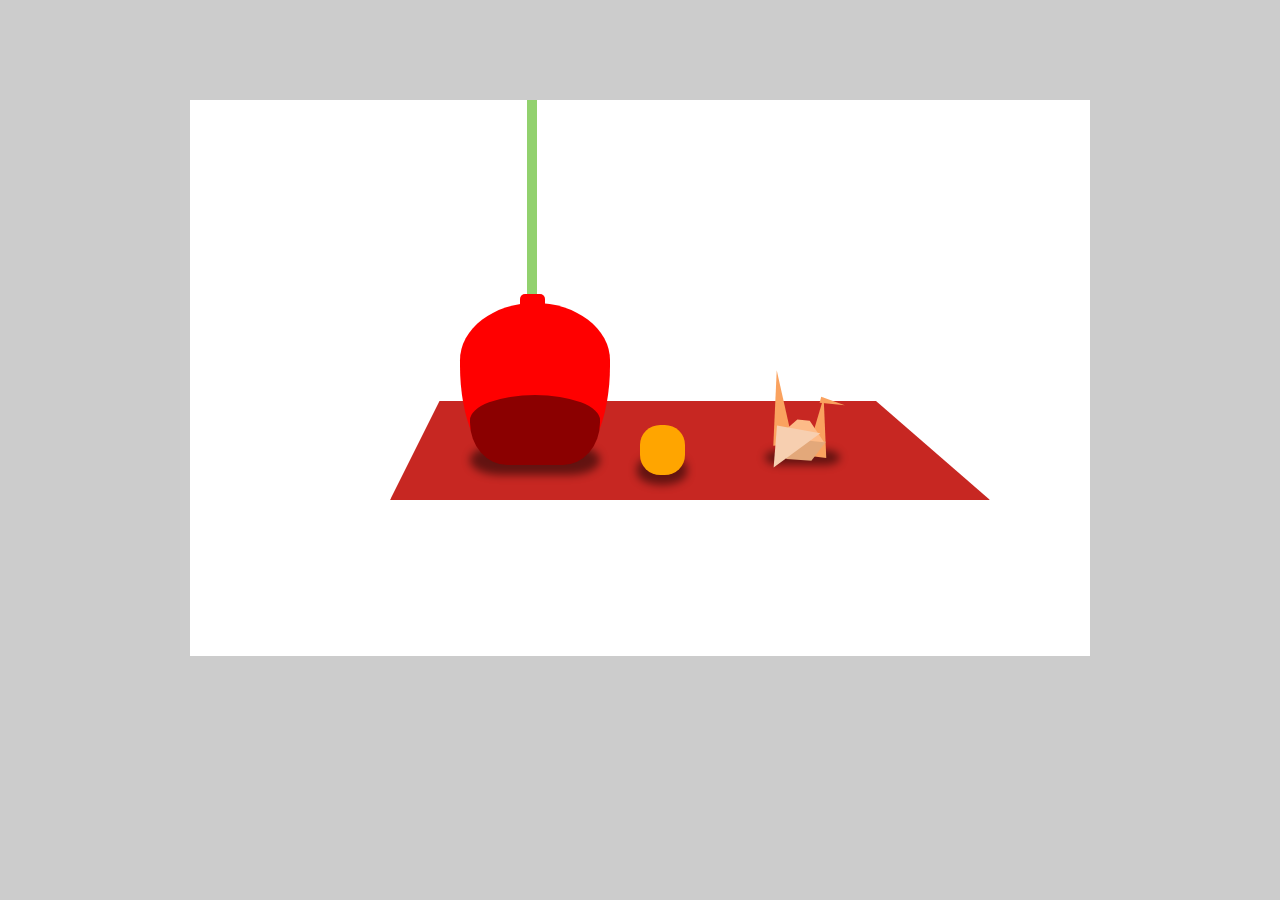
<file: Ex1/index.html>
<!DOCTYPE html>
<html>

<head>
	<title>CSS Still Life</title>
	<meta charset="utf-8" />
	<link rel="stylesheet" href="assets/css/main.css" type="text/css" />
</head>

<body>
    <div class="stage">
    	<div id="vaselid"></div>
    	<div id="vasebtm"></div>
    	<div id="vase"></div>
    	<div id="egg"></div>
    	<div id="desk"></div>
    	<div id="root"></div>
    	<div id="vaseshadow"></div>
    	<div id="head"></div>
    	<div id="neck"></div>
    	<div id="bodytop"></div>
    	<div id="wing"></div>
    	<div id="bodybtm"></div>
    	<div id="tail"></div>
    	<div id="eggshadow"></div>
    	<div id="origamishadow"></div>
    </div>
</body>

</html>
</file>
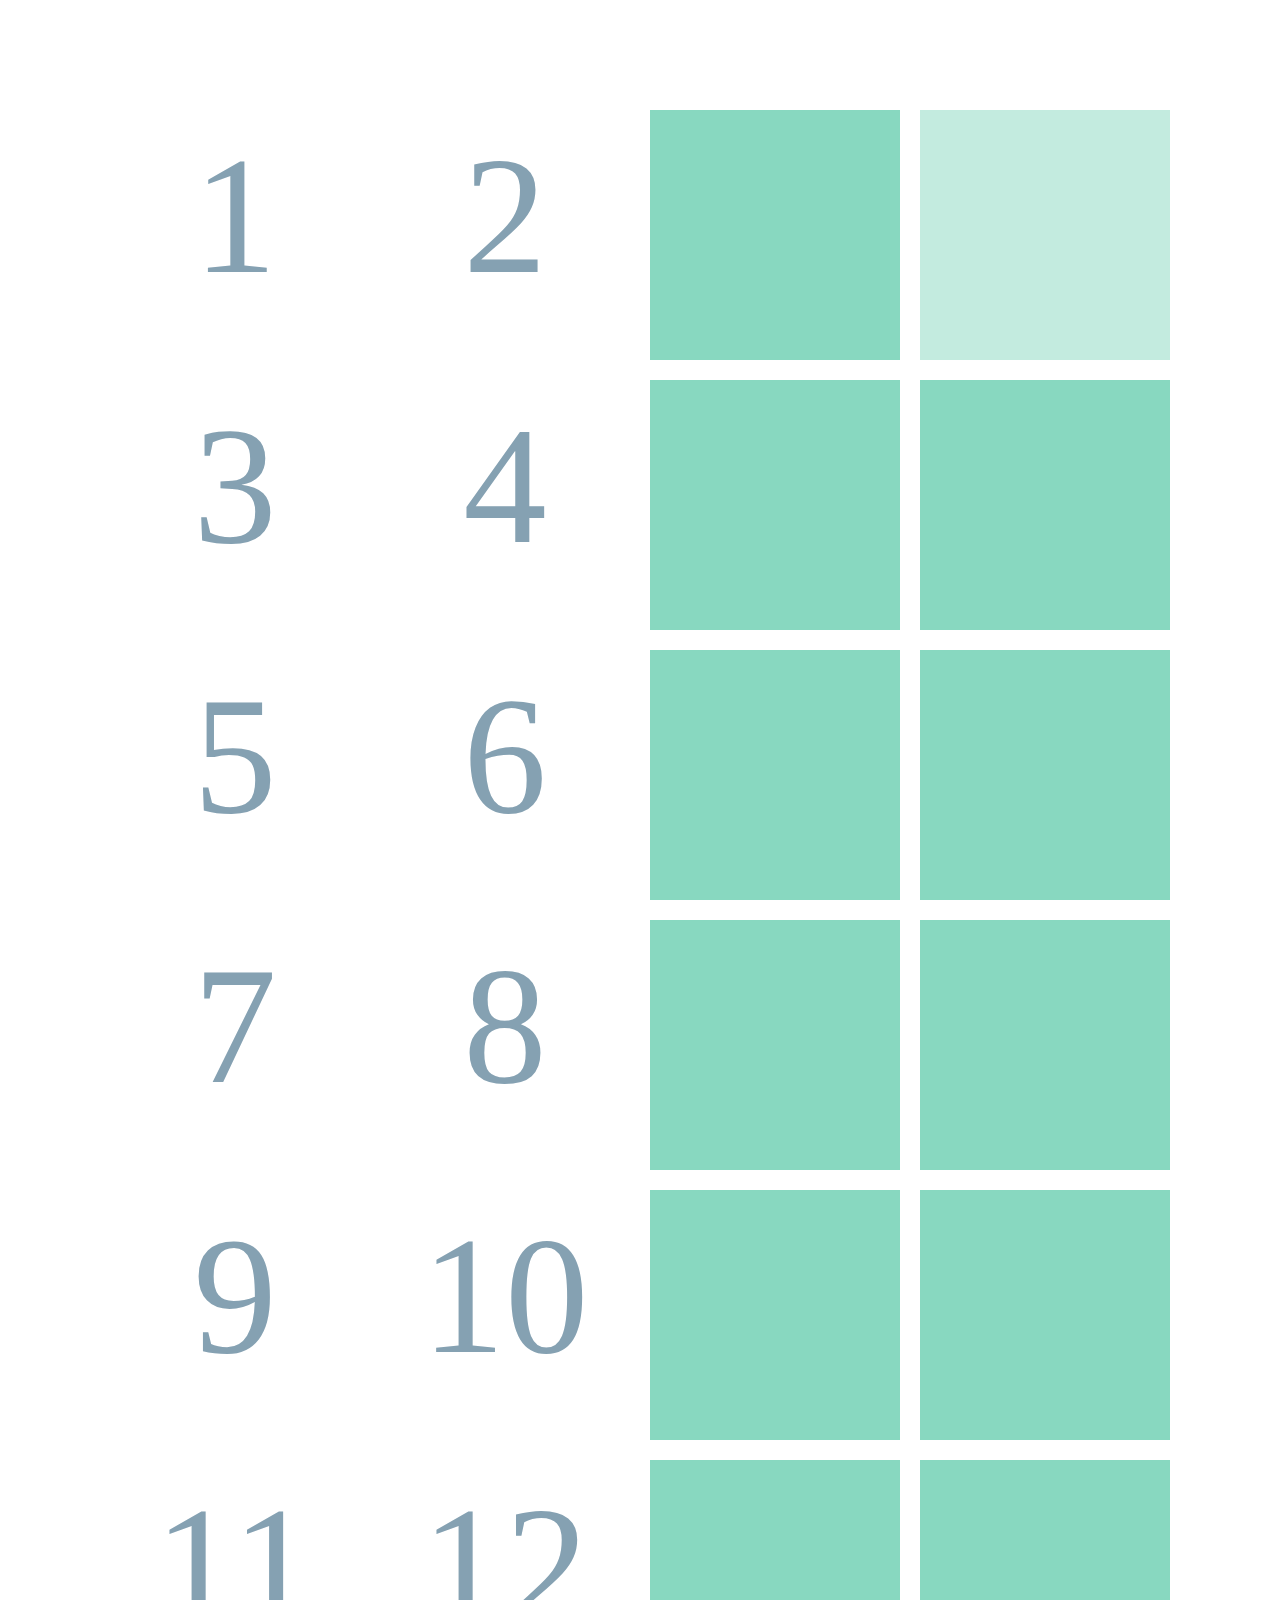
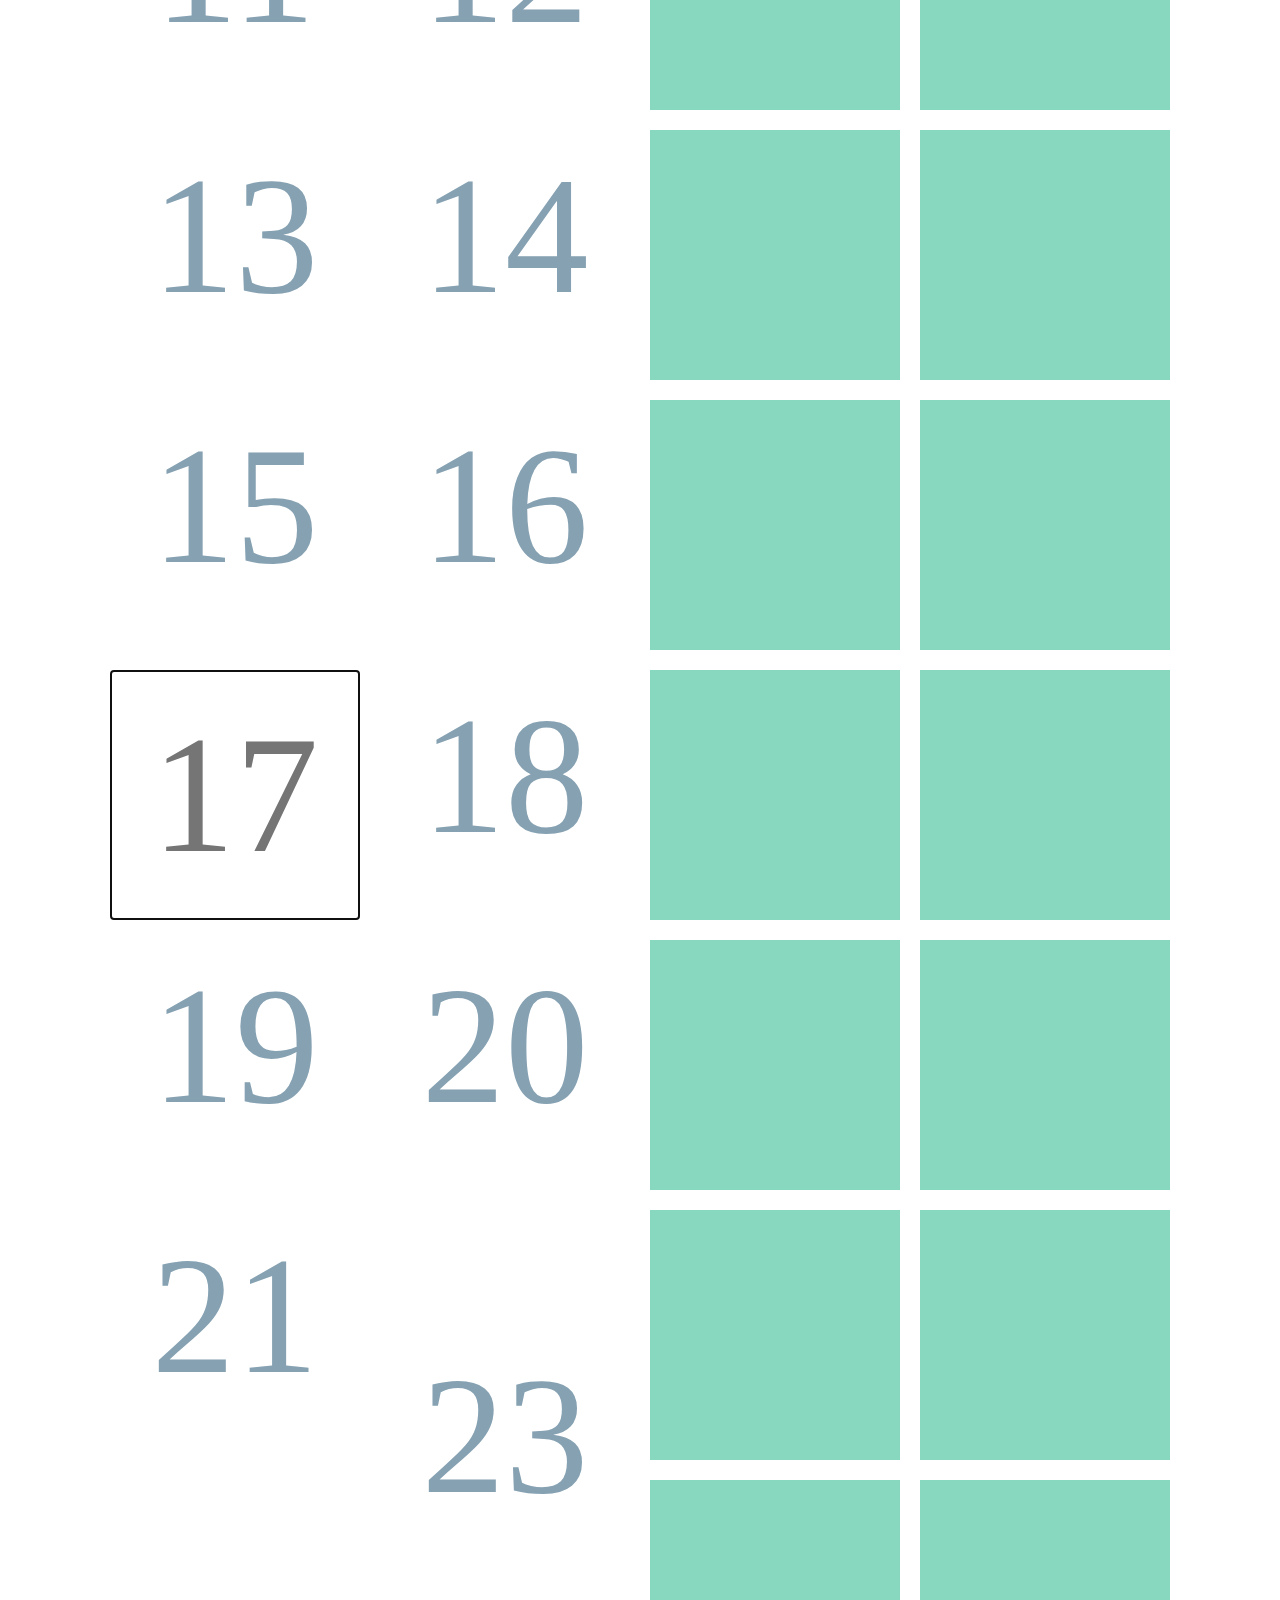
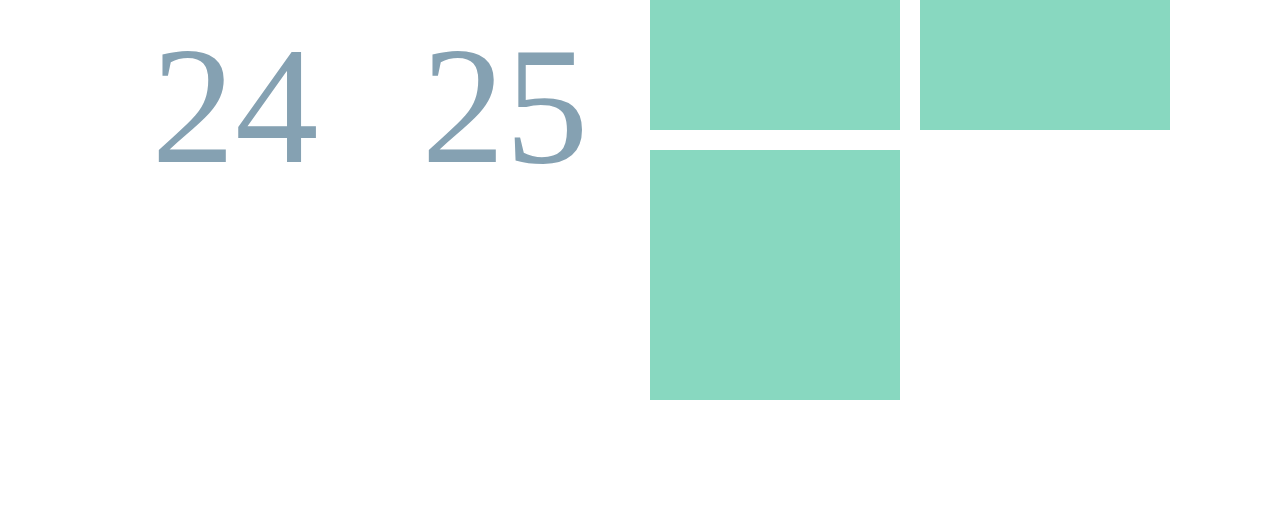
<file: Ex2/index.html>
<!DOCTYPE html>
<html>

<head>
    <title>50 Results Charrette</title>
    <meta charset="utf-8" />
    <!-- sets up iframes appearance -->
    <link rel="stylesheet" href="shared_assets/main.css" type="text/css" />
</head>

<body>
    <div id="container">
        <div id="person-1">
            <!-- iframe links to person 1's files -->
            <iframe src="person_1/index.html"></iframe>
        </div>

        <div id="person-2">
            <!-- iframe links to person 1's files -->
            <iframe src="person_2/index.html"></iframe>
        </div>
    </div>
</body>
</html>
</file>
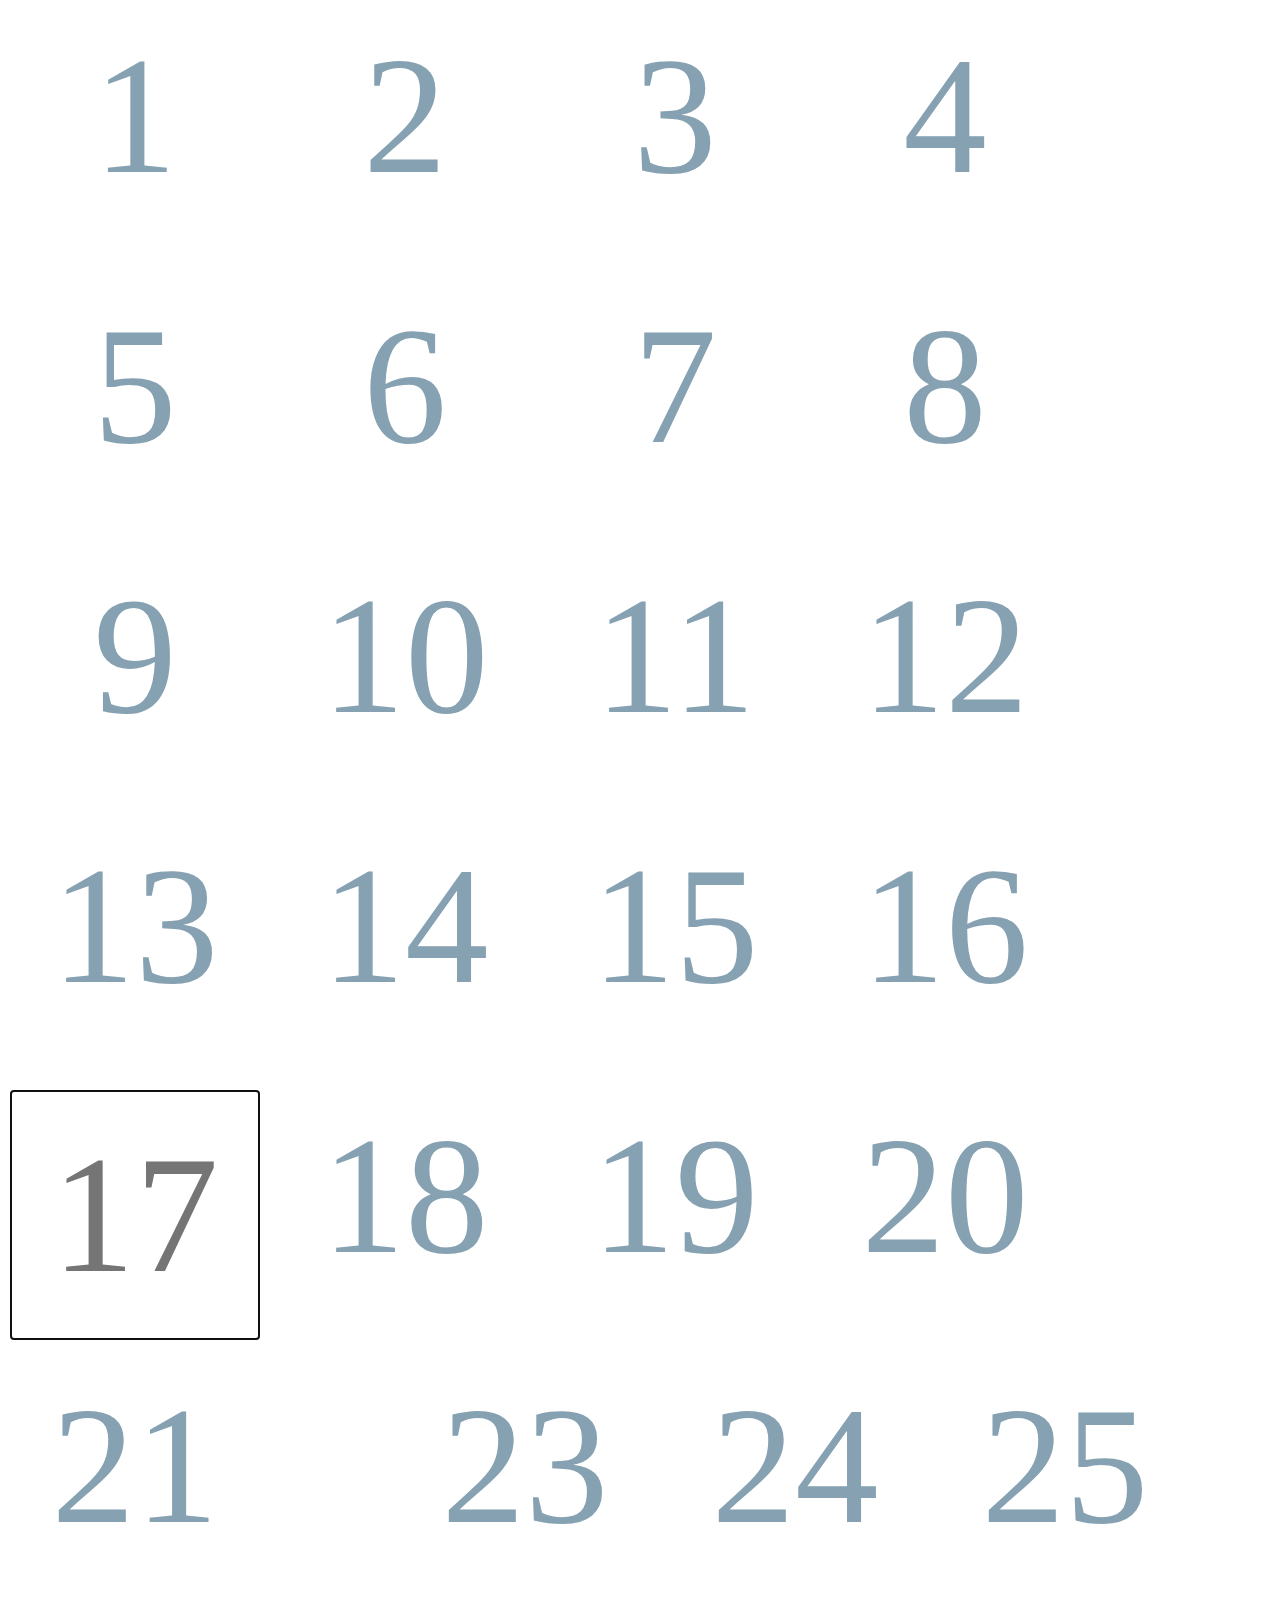
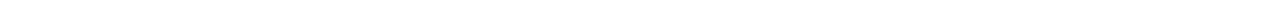
<file: Ex2/person_1/index.html>
<!DOCTYPE html>
<html>

<head>
    <title>50 Results Charrette</title>
    <meta charset="utf-8" />
    <link rel="stylesheet" href="assets/main.css" type="text/css" />

    <!-- jquery -->
    <script src="https://code.jquery.com/jquery-1.10.2.js"></script>
    <script src="assets/script.js"></script>

</head>

<body>
  <div class="container">
    <!-- item 1 -->
    <div class="item" id="button-1">
    1
    </div>

    <!-- item 2 -->
    <div class="item" id="button-2">
    2
    </div>

    <!-- item 3 -->
    <div class="item" id="button-3">
    3
    </div>

    <!-- item 4 -->
    <div class="item" id="button-4">
    4
    </div>

    <!-- item 5 -->
    <div class="item" id="button-5">
    5
    </div>

    <!-- item 6 -->
    <div class="item" id="button-6">
    6
    </div>


    <div class="item" id="button-7">
    7
    </div>

    <!-- item 2 -->
    <div class="item" id="button-8">
   8
    </div>

    <!-- item 3 -->
    <div class="item" id="button-9">
   9
    </div>

    <!-- item 4 -->
    <div class="item" id="button-10">
    10
    </div>

    <!-- item 5 -->
    <div class="item" id="button-11">
   11
    </div>

    <!-- item 6 -->
    <div class="item" id="button-12">
   12
    </div>

        <div class="item" id="button-13">
   13
    </div>

    <!-- item 2 -->
    <div class="item" id="button-14">
    14
    </div>

    <!-- item 3 -->
    <div class="item" id="button-15">
    15
    </div>

    <!-- item 4 -->
    <div class="item" id="button-16">
    16
    </div>

    <!-- item 5 -->

    <input class="item" id="button-17" autofocus placeholder="17">
    <!-- item 6 -->
    <div class="item" id="button-18">
    18
    </div>

    <div class="item" id="button-19">
    19
    </div>

    <!-- item 2 -->
    <div class="item" id="button-20">
   20
    </div>

    <!-- item 3 -->
    <div class="item" id="button-21">
        21
    </div>

    <!-- item 4 -->
    <div class="item" id="button-22">
</div>

    <!-- item 5 -->
    <div class="item" id="button-23">
    23
    </div>

    <!-- item 6 -->
    <div class="item" id="button-24">
    24
    </div>

    <div class="item" id="button-25">
    25
    </div>


  </div>
</body>
</html>
</file>
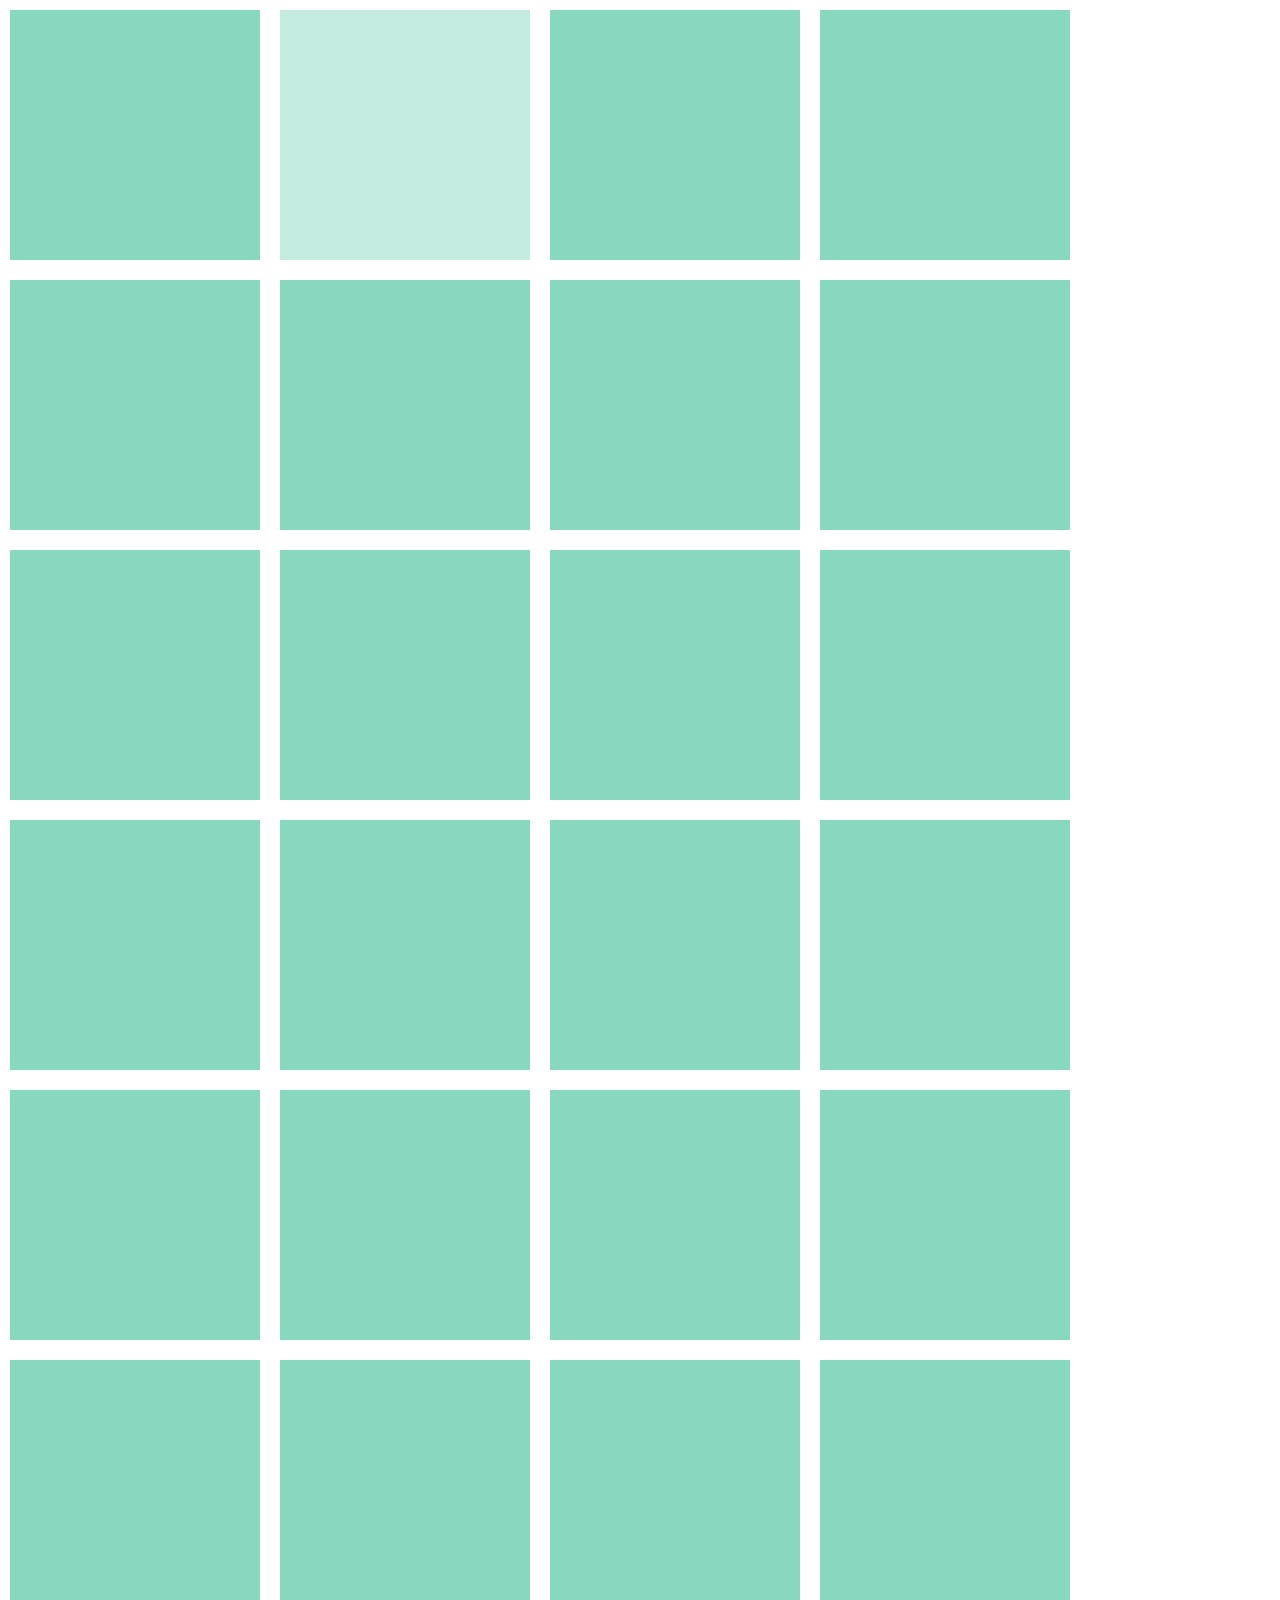
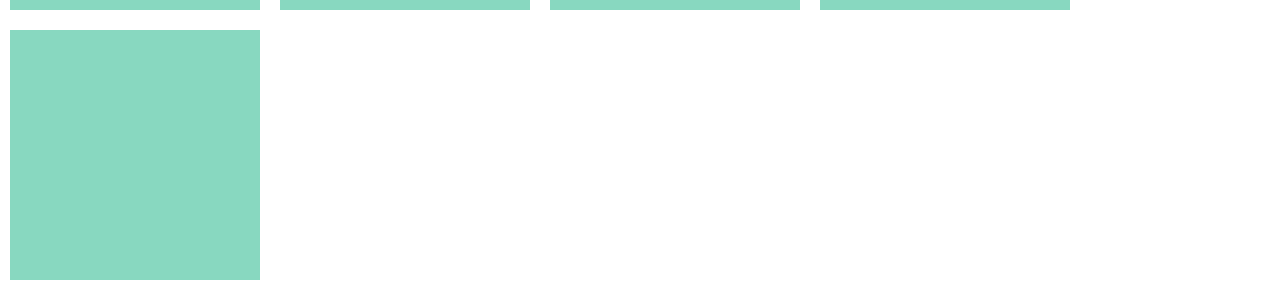
<file: Ex2/person_2/index.html>
<!DOCTYPE html>
<html>

<head>
    <title>50 Results Charrette</title>
    <meta charset="utf-8" />
    <link rel="stylesheet" href="assets/main.css" type="text/css" />

    <!-- jquery -->
    <script src="https://code.jquery.com/jquery-1.10.2.js"></script>
    <script src="assets/script.js"></script>

</head>

<body>
  <div class="container">
    <!-- item 1 -->
    <div class="item" id="button-1">
    </div>
    <!-- item 2 -->
    <div class="item" id="button-2">
    </div>
    <!-- item 3 -->
    <div class="item" id="button-3">
    </div>
    <!-- item 4 -->
    <div class="item" id="button-4">
    </div>
    <!-- item 5 -->
    <div class="item" id="button-5">
    </div>
    <!-- item 6 -->
    <div class="item" id="button-6">
    </div>
    <div class="item" id="button-7">
    </div>
    <div class="item" id="button-8">
    </div>
    <div class="item" id="button-9">
    </div>
    <div class="item" id="button-10">
    </div>
    <div class="item" id="button-11">
    </div>
    <div class="item" id="button-12">
    </div>
    <div class="item" id="button-13">
    </div>
    <div class="item" id="button-14">
    </div>
    <div class="item" id="button-15">
    </div>
    <div class="item" id="button-16">
    </div>
    <div class="item" id="button-17">
    </div>
    <div class="item" id="button-18">
    </div>
    <div class="item" id="button-19">
    </div>
    <div class="item" id="button-20">
    </div>
    <div class="item" id="button-21">
    </div>
    <div class="item" id="button-22">
    </div>
    <div class="item" id="button-23">
    </div>
    <div class="item" id="button-24">
    </div>
    <div class="item" id="button-25">
    </div>
  </div>
</body>
</html>
</file>
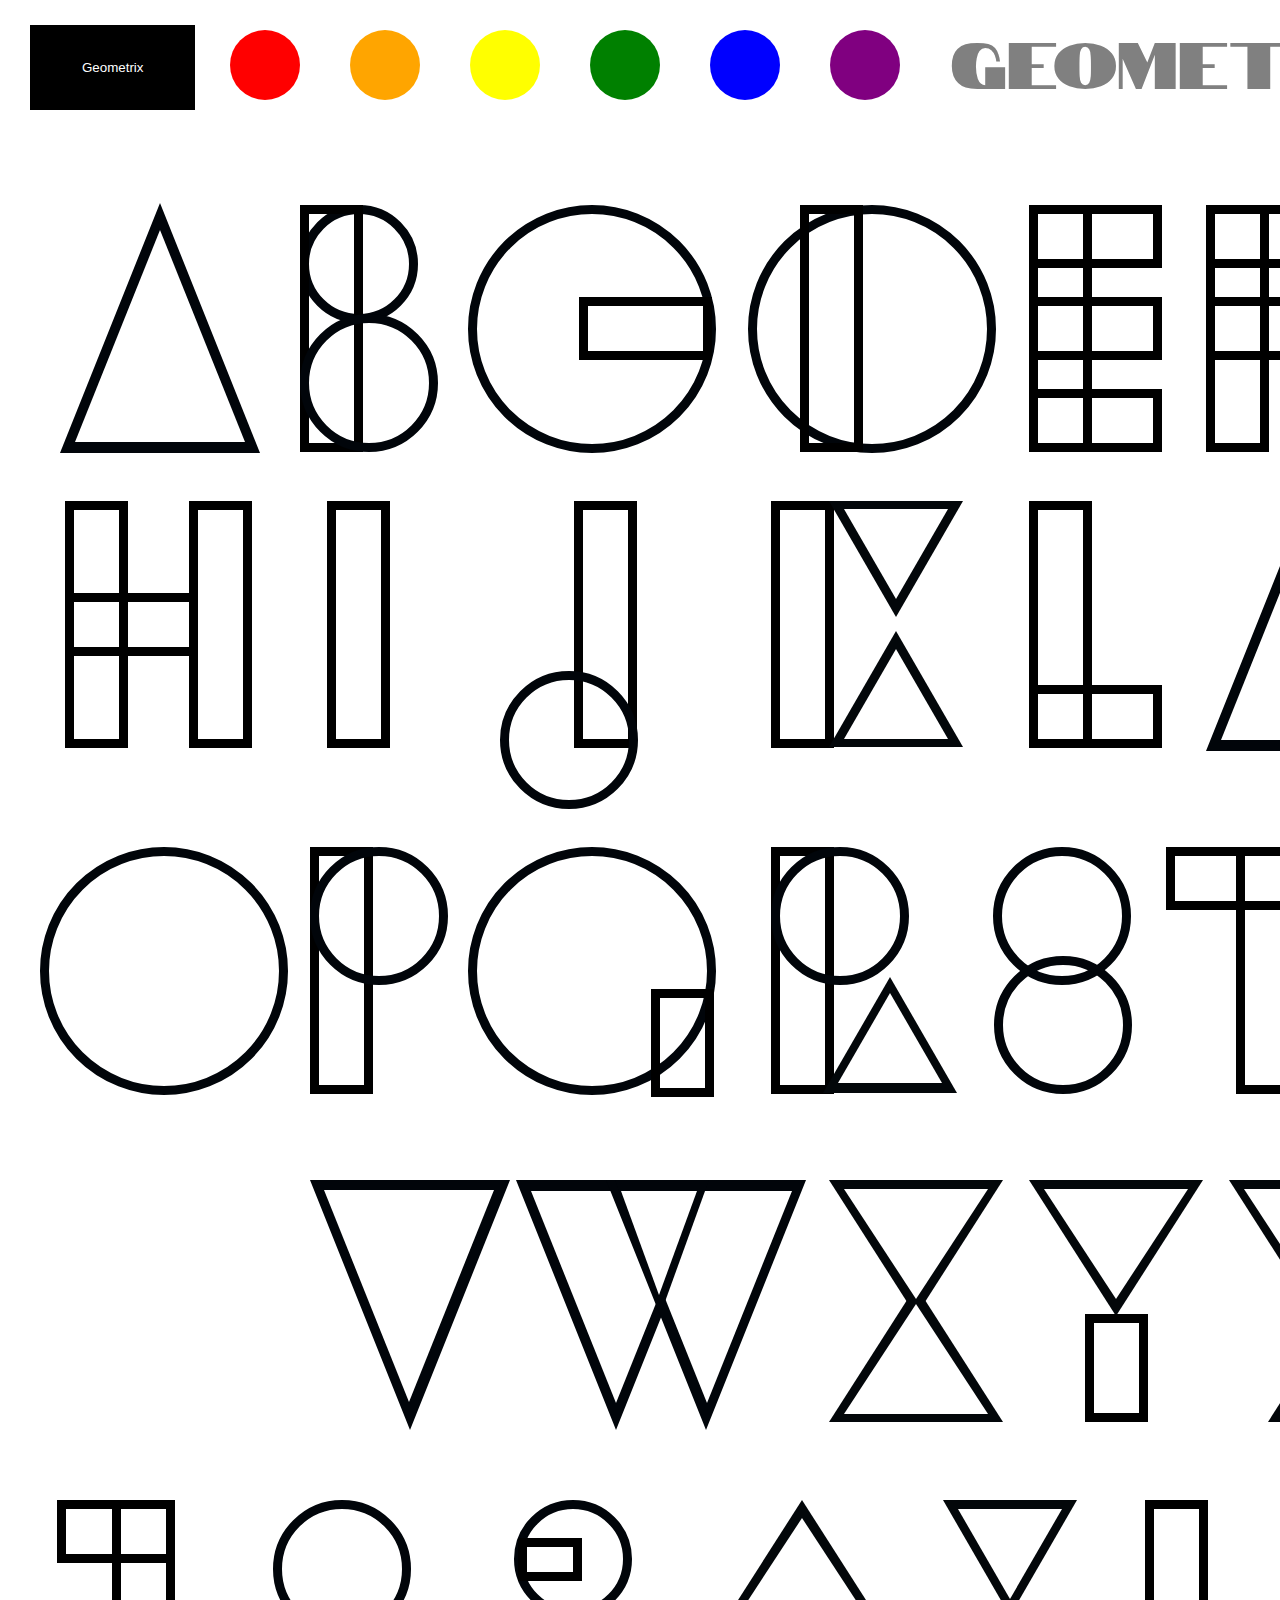
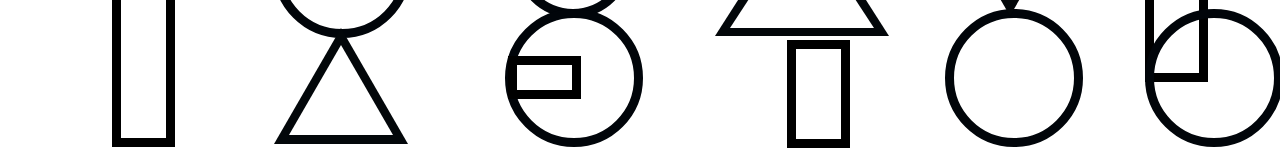
<file: P1/1/index.html>
<!DOCTYPE html>
<html>

<head>
    <title>Geometrix</title>
    <link rel="stylesheet" href="assets/css/main.css" type="text/css"/>
    <link href="https://fonts.googleapis.com/css?family=Notable" rel="stylesheet">
</head>

<body>
  <div>
      <button type="button" id="button">Geometrix</button>
      <div id="Red"></div>
      <div id="Orange"></div>
      <div id="Yellow"></div>
      <div id="Green"></div>
      <div id="Blue"></div>
      <div id="Purple"></div>
      <div id="Text">GEOMETRIX</div>      
      <div id="A1"></div>
      <div id="A2" class="triangle-bottom"></div>
      <div id="B1" class="circle"></div>
      <div id="B2" class="rectangle"></div>
      <div id="B3" class="circle"></div>
      <div id="C1" class="circle"></div>
      <div id="C2" class="rectangle"></div>
      <div id="D1" class="circle"></div>
      <div id="D2" class="rectangle"></div>
      <div id="E1" class="rectangle"></div>
      <div id="E2" class="rectangle"></div>
      <div id="E3" class="rectangle"></div>
      <div id="E4" class="rectangle"></div>
      <div id="F1" class="rectangle"></div>
      <div id="F2" class="rectangle"></div>
      <div id="F3" class="rectangle"></div>
      <div id="G1" class="circle"></div>
      <div id="G2" class="rectangle"></div>
      <div id="G3" class="rectangle"></div>
      <div id="H1" class="rectangle"></div>
      <div id="H2" class="rectangle"></div>
      <div id="H3" class="rectangle"></div>
      <div id="I1" class="rectangle"></div>
      <div id="J1" class="rectangle"></div>
      <div id="J2" class="circle"></div>
      <div id="K1" class="rectangle"></div>
      <div id="K2"></div> 
      <div id="K3" class="triangle-top"></div>
      <div id="K4"></div> 
      <div id="K5" class="triangle-bottom"></div> 
      <div id="L1" class="rectangle"></div>
      <div id="L2" class="rectangle"></div>
      <div id="M1"></div> 
      <div id="M2" class="triangle-bottom"></div>
      <div id="M3"></div> 
      <div id="M4" class="triangle-bottom"></div>
      <div id="M5"></div> 
      <div id="M6" class="triangle-bottom"></div>
      <div id="N1"></div> 
      <div id="N2" class="triangle-bottom"></div>
      <div id="N3"></div> 
      <div id="N4" class="triangle-top"></div>
      <div id="O1" class="circle"></div>
      <div id="P1" class="rectangle"></div>
      <div id="P2" class="circle"></div>
      <div id="Q1" class="circle"></div>
      <div id="Q2" class="rectangle"></div>
      <div id="S1" class="circle"></div>
      <div id="S2" class="circle"></div>
      <div id="R1" class="rectangle"></div>
      <div id="R2" class="circle"></div> 
      <div id="R3"></div>
      <div id="R4" class="triangle-bottom"></div> 
      <div id="T1" class="rectangle"></div>
      <div id="T2" class="rectangle"></div>
      <div id="T3" class="rectangle"></div>
      <div id="U1" class="rectangle"></div>
      <div id="U2" class="rectangle"></div>
      <div id="U3" class="circle"></div>
      <div id="V1"></div> 
      <div id="V2" class="triangle-top"></div>
      <div id="W1"></div> 
      <div id="W2" class="triangle-top"></div>
      <div id="W3"></div> 
      <div id="W4" class="triangle-top"></div>
      <div id="W5"></div> 
      <div id="W6" class="triangle-top"></div>
      <div id="X1"></div> 
      <div id="X2" class="triangle-top"></div>
      <div id="X3"></div> 
      <div id="X4" class="triangle-bottom"></div>
      <div id="Y1"></div> 
      <div id="Y2" class="triangle-top"></div>
      <div id="Y3" class="rectangle"></div>
      <div id="Z1"></div> 
      <div id="Z2" class="triangle-top"></div>
      <div id="Z3"></div> 
      <div id="Z4" class="triangle-bottom"></div>
      <div id="One1" class="rectangle"></div>
      <div id="One2" class="rectangle"></div>
      <div id="Two1" class="circle"></div>
      <div id="Two2"></div>
      <div id="Two3" class="triangle-bottom"></div>
      <div id="Three1" class="circle"></div>
      <div id="Three2" class="circle"></div>
      <div id="Three3" class="rectangle"></div>
      <div id="Three4" class="rectangle"></div>
      <div id="Four1"></div> 
      <div id="Four2" class="triangle-bottom"></div>
      <div id="Four3" class="rectangle"></div>
      <div id="Five1" class="circle"></div>
      <div id="Five2"></div>
      <div id="Five3" class="triangle-top"></div>
      <div id="Six1" class="rectangle"></div>
      <div id="Six2" class="circle"></div>
      <div id="Seven1" class="rectangle"></div>
      <div id="Seven2" class="rectangle"></div>
      <div id="Eight1" class="circle"></div>
      <div id="Eight2" class="circle"></div>
      <div id="Nine1" class="rectangle"></div>
      <div id="Nine2" class="circle"></div>
      <div id="Zero1" class="circle"></div>
      <div id="Zero2" class="circle"></div>

  </div>
 
</body>
<script src="assets/js/jquery-3.3.1.min.js"></script>
<script src="assets/js/script.js"></script>

</html>
</file>
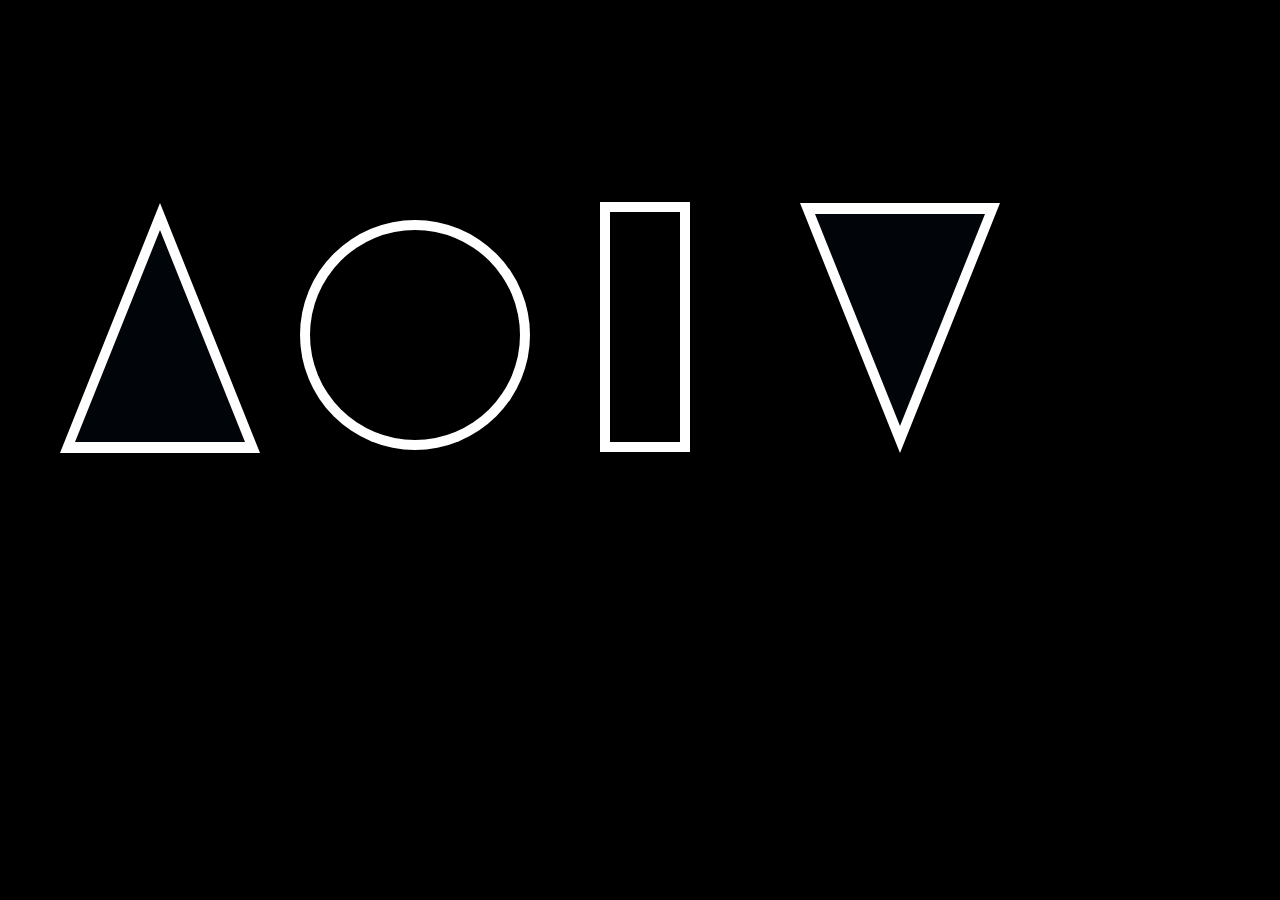
<file: P1/Sk1/index.html>
<!DOCTYPE html>
<html>

<head>
    <title>Sketch Coding 1</title>
    <link rel="stylesheet" href="assets/css/main.css" type="text/css" />
</head>

<body>
  <div>
      <div id="A"></div>
      <div id="AI"></div>
      <div id="O"></div>
      <div id="OI"></div>
      <div id="I"></div>
      <div id="II"></div>
      <div id="V"></div>
      <div id="VI"></div>

  </div>
 
</body>
</html>
</file>
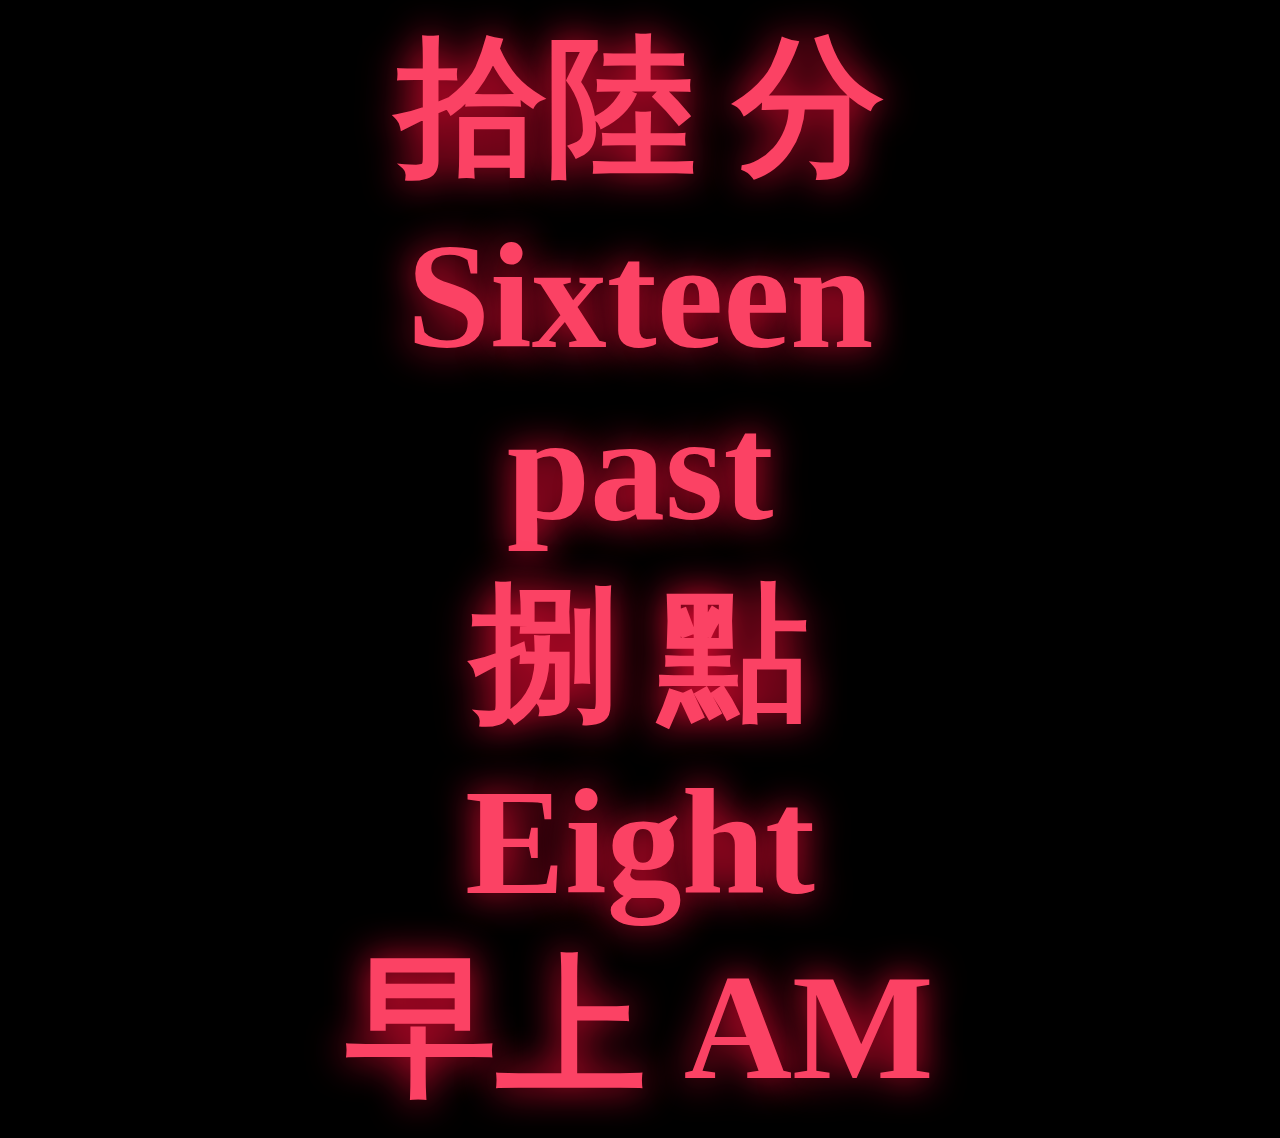
<file: Ex3/wordclock.html>
<html>
<head>
<title>文字時鐘 Word Clock</title>

<script language="Javascript">
<!--
function timedRefresh(timeoutPeriod) {
setTimeout("location.reload(true);",timeoutPeriod); //auto refresh every 5 second
}
function number(x) { 
if (x==1) return "壹 點<br>One"; if (x==2) return "貳 點<br>Two"; if (x==3) return "叁 點<br>Three"; 
if (x==4) return "肆 點<br>Four"; if (x==5) return "伍 點<br>Five"; if (x==6) return "陸 點<br>Six"; 
if (x==7) return "柒 點<br>Seven"; if (x==8) return "捌 點<br>Eight"; if (x==9) return "玖 點<br>Nine"; 
if (x==10) return "拾 點<br>Ten"; if (x==11) return "拾壹 點<br>Eleven"; if (x==12) return "拾貳 點<br>12"; 
return x; //default 
} 
function ttime(h,m) {
h = number(h)
if (m<=1 || m>59) return h+" o'clock";
if (m<=1) return "壹 分<br>One" + "<br>" +y +h;
if (m<=2) return "貳 分<br>Two" + "<br>" +y +h;
if (m<=3) return "叁 分<br>Three" + "<br>" +y +h;
if (m<=4) return "肆 分<br>Four" + "<br>" +y +h;
if (m<=5) return "伍 分<br>Five" + "<br>" +y +h;
if (m<=6) return "陸 分<br>Six" + "<br>" +y +h;
if (m<=7) return "柒 分<br>Seven" + "<br>" +y +h;
if (m<=8) return "捌 分<br>Eight" + "<br>" +y +h;
if (m<=9) return "玖 分<br>Nine" + "<br>" +y +h;

if (m<=10) return "拾 分<br>Ten" + "<br>" +y +h;
if (m<=11) return "拾壹 分<br>Eleven" + "<br>" +y +h;
if (m<=12) return "拾貳 分<br>Twelve" + "<br>" +y +h;
if (m<=13) return "拾叁 分<br>Thirteen" + "<br>" +y +h;
if (m<=14) return "拾肆 分<br>Fourteen" + "<br>" +y +h;
if (m<=15) return "壹刻<br>Quarter" + "<br>" +y +h;
if (m<=16) return "拾陸 分<br>Sixteen" + "<br>" +y +h;
if (m<=17) return "拾柒 分<br>Seventeen" + "<br>" +y +h;
if (m<=18) return "拾捌 分<br>Eighteen" + "<br>" +y +h;
if (m<=19) return "拾玖 分<br>Nineteen" + "<br>" +y +h;

if (m<=20) return "貳拾 分<br>Twenty" + "<br>" +y +h; 
if (m<=21) return "貳拾壹 分<br>Twenty One" + "<br>" +y +h; 
if (m<=22) return "貳拾貳 分<br>Twenty Two" + "<br>" +y +h; 
if (m<=23) return "貳拾叁 分<br>Twenty Three" + "<br>" +y +h; 
if (m<=24) return "貳拾肆 分<br>Twenty Four" + "<br>" +y +h; 
if (m<=25) return "貳拾伍 分<br>Twenty Five" + "<br>" +y +h; 
if (m<=26) return "貳拾陸 分<br>Twenty Six" + "<br>" +y +h; 
if (m<=27) return "貳拾柒 分<br>Twenty Seven" + "<br>" +y +h; 
if (m<=28) return "貳拾捌 分<br>Twenty Eight" + "<br>" +y +h; 
if (m<=29) return "貳拾玖 分<br>Twenty Nine" + "<br>" +y +h; 

if (m<=30) return "半 Half"+ "<br>" +y +h;
if (m<=31) return "叁拾壹 分<br>Thirty One"+ "<br>" +y +h;
if (m<=32) return "叁拾貳 分<br>Thirty Two"+ "<br>" +y +h;
if (m<=33) return "叁拾参 分<br>Thirty Three"+ "<br>" +y +h;
if (m<=34) return "叁拾肆 分<br>Thirty Four"+ "<br>" +y +h;
if (m<=35) return "叁拾伍 分<br>Thirty Five"+ "<br>" +y +h;
if (m<=36) return "叁拾陸 分<br>Thirty Six"+ "<br>" +y +h;
if (m<=37) return "叁拾柒 分<br>Thirty Seven"+ "<br>" +y +h;
if (m<=38) return "叁拾捌 分<br>Thirty Eight"+ "<br>" +y +h;
if (m<=39) return "叁拾玖 分<br>Thirty Nine"+ "<br>" +y +h;

if (m<=40) return "肆拾 分<br>Fourty" + "<br>" +y +h;
if (m<=41) return "肆拾壹 分<br>Fourty One" + "<br>" +y +h;
if (m<=42) return "肆拾貳 分<br>Fourty Two" + "<br>" +y +h;
if (m<=43) return "肆拾叁 分<br>Fourty Three" + "<br>" +y +h;
if (m<=44) return "肆拾肆 分<br>Fourty Four" + "<br>" +y +h;
if (m<=45) return "肆拾伍 分<br>Fourty Five" + "<br>" +y +h;
if (m<=46) return "肆拾陸 分<br>Fourty Six" + "<br>" +y +h;
if (m<=47) return "肆拾柒 分<br>Fourty Seven" + "<br>" +y +h;
if (m<=48) return "肆拾捌 分<br>Fourty Eight" + "<br>" +y +h;
if (m<=49) return "肆拾玖 分<br>Fourty Nine" + "<br>" +y +h;

if (m<=50) return "伍拾 分<br>Fifty" + "<br>" +y +h;
if (m<=51) return "伍拾壹 分<br>Fifty One" + "<br>" +y +h;
if (m<=52) return "伍拾貳 分<br>Fifty Two" + "<br>" +y +h;
if (m<=53) return "伍拾叁 分<br>Fifty Three" + "<br>" +y +h;
if (m<=54) return "伍拾肆 分<br>Fifty Four" + "<br>" +y +h;
if (m<=55) return "伍拾伍 分<br>Fifty Five" + "<br>" +y +h;
if (m<=56) return "伍拾陸 分<br>Fifty Six" + "<br>" +y +h;
if (m<=57) return "伍拾柒 分<br>Fifty Seven" + "<br>" +y +h;
if (m<=58) return "伍拾捌 分<br>Fifty Eight" + "<br>" +y +h;
if (m<=59) return "伍拾玖 分<br>Fifty Nine" + "<br>" +y +h;

return "h:m"; // never reached? 
} 
function daytime(h) {
if (!h || h>21) return "<br>" + "晚上 PM"
if (h<12) return "<br>" + "早上 AM";
if (h<=17) return "<br>" + "下午 PM";
return "<br>" + "晚上 PM"; // default 
}

function past_to(m) {
if (!m || m>30) return "past<br>"
return "past<br>"; // default 
}

function words(h,m) { 
if (!h && !m) { // if no time supplied, use the system time
time = new Date() 
h = time.getHours()
m = time.getMinutes() 
} 
y = past_to(m);
z = daytime(h);
h = h % 12 // fix to 12 hour clock 
if (h>12) h = 1 // the clock turns round..
if (h==0) h = 12 
return "" +ttime(h,m)+z
}

</script>
</head> 
<body onload="JavaScript:timedRefresh(5000);"> 
<body style="background-color: black;">
<center>

<span style="font-family:STFangsong; font-weight:bold; color:blue; font-size:100px">
<span style="font-family:BiauKai; font-size:150px; text-shadow: 0 0 3vw #F40A35; animation: neon 1s ease infinite;-moz-animation: neon 1s ease infinite;-webkit-animation: neon 1s ease infinite">
<script language="JavaScript">document.write(words().fontcolor("#FB4264"))

</script>

<style>
	@keyframes neon {
  0%,
  100% {
    text-shadow: 0 0 1vw #FA1C16, 0 0 3vw #FA1C16, 0 0 10vw #FA1C16, 0 0 10vw #FA1C16, 0 0 .4vw #FED128, .5vw .5vw .1vw #806914;
    color: #FED128;
  }
  50% {
    text-shadow: 0 0 .5vw #800E0B, 0 0 1.5vw #800E0B, 0 0 5vw #800E0B, 0 0 5vw #800E0B, 0 0 .2vw #800E0B, .5vw .5vw .1vw #40340A;
    color: #806914;
  }
}
</style>

</center>
</body>
</file>
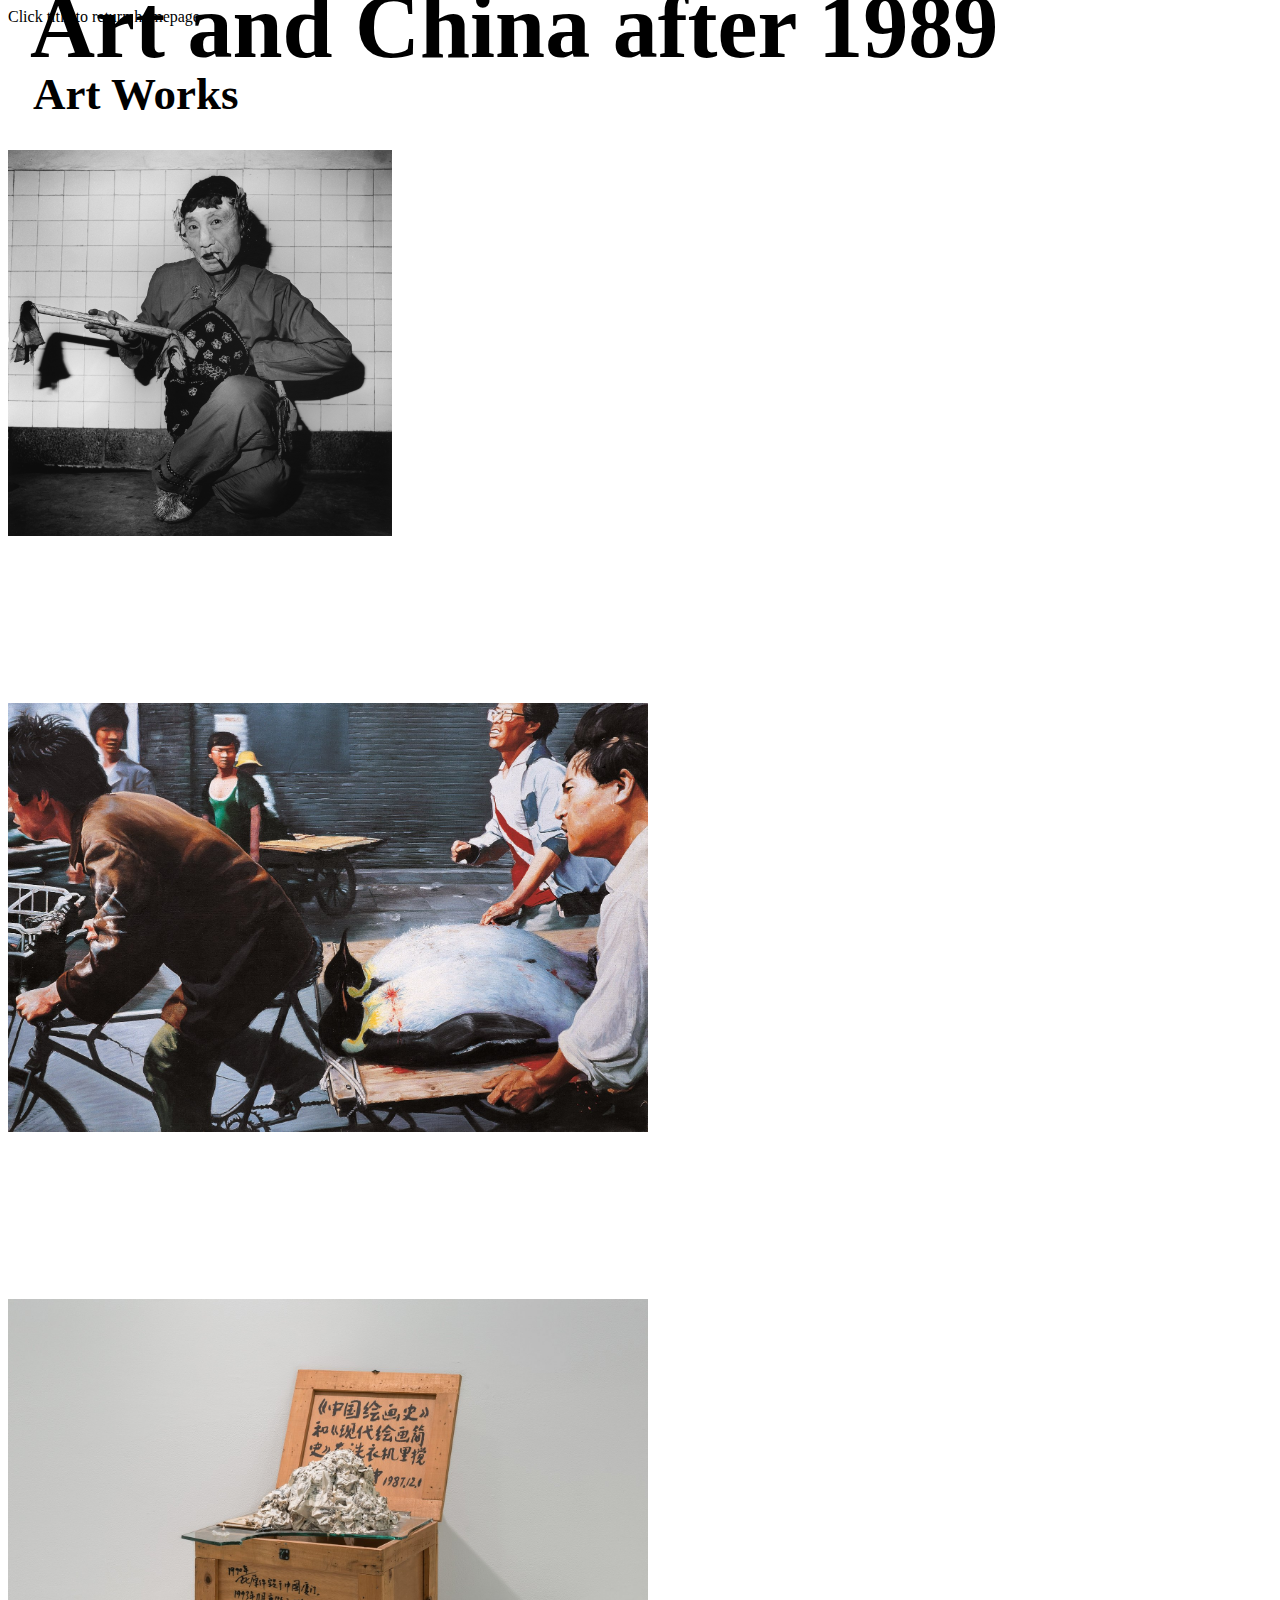
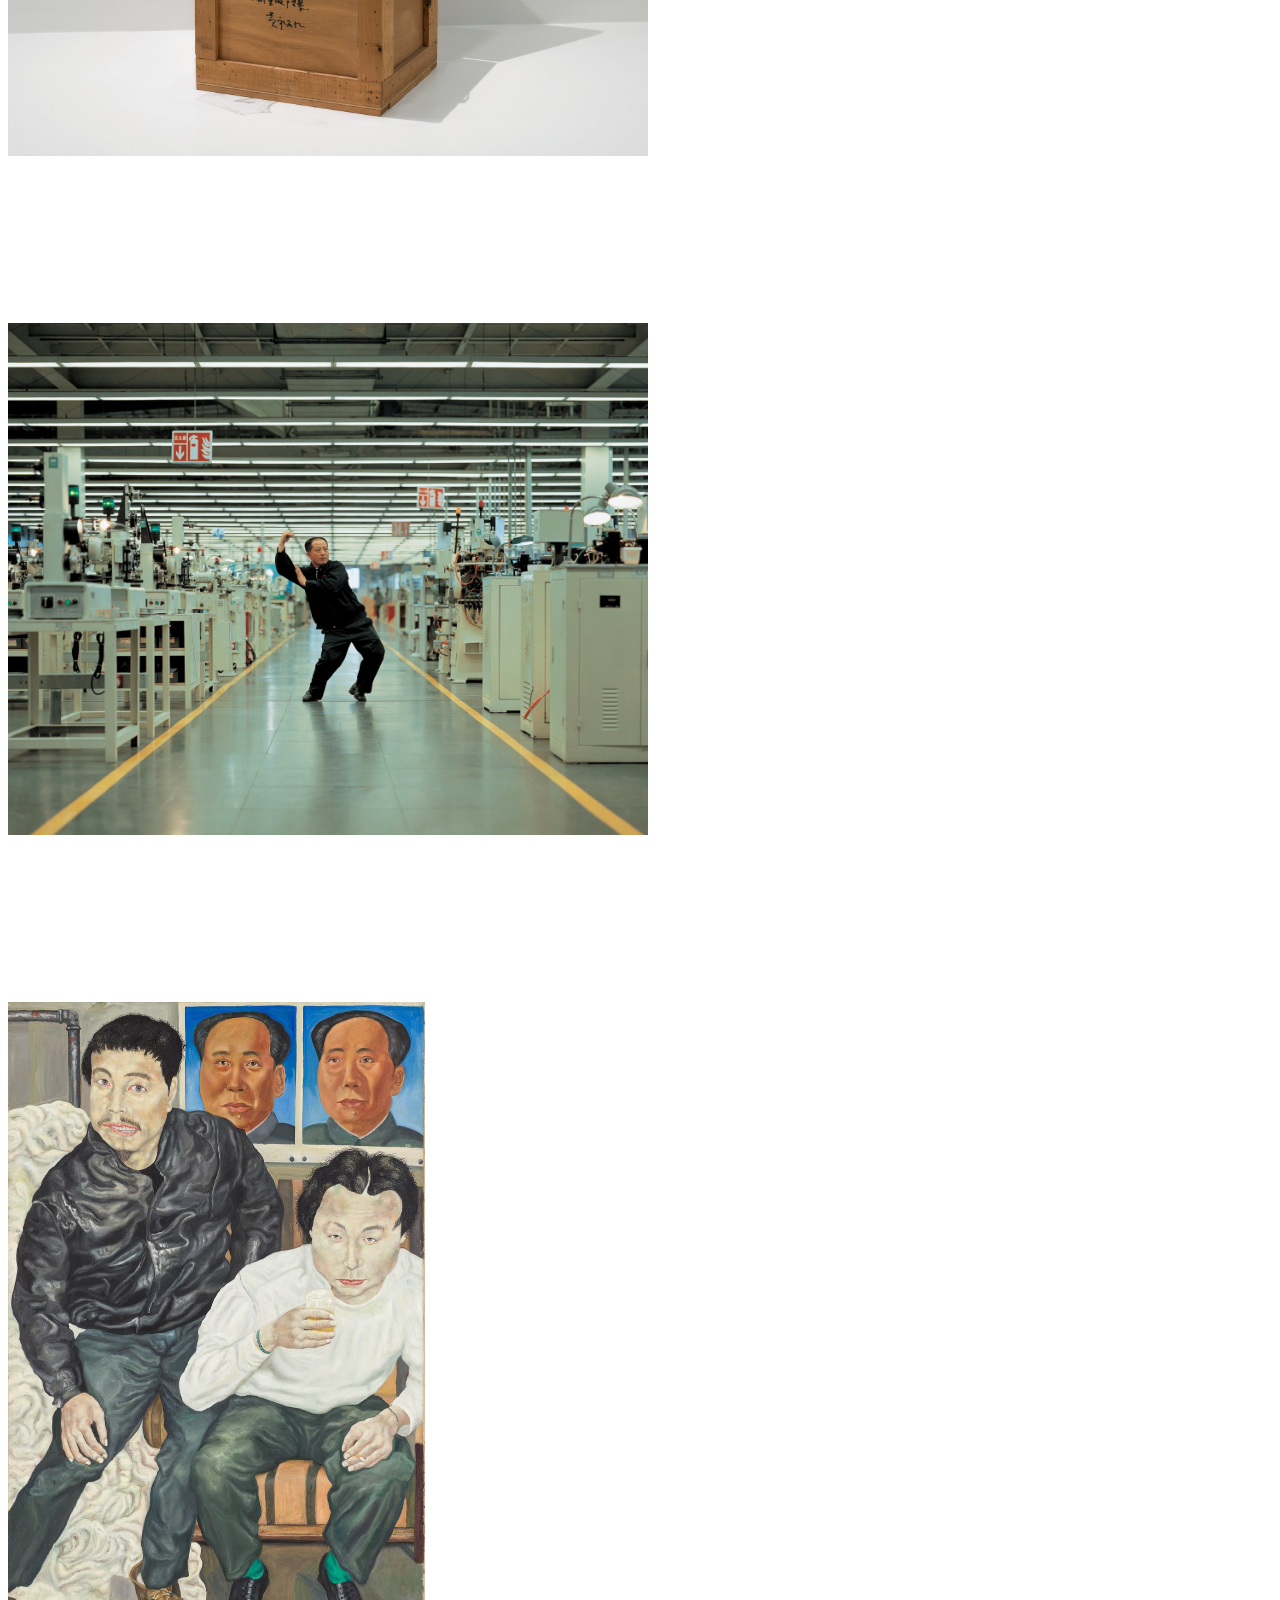
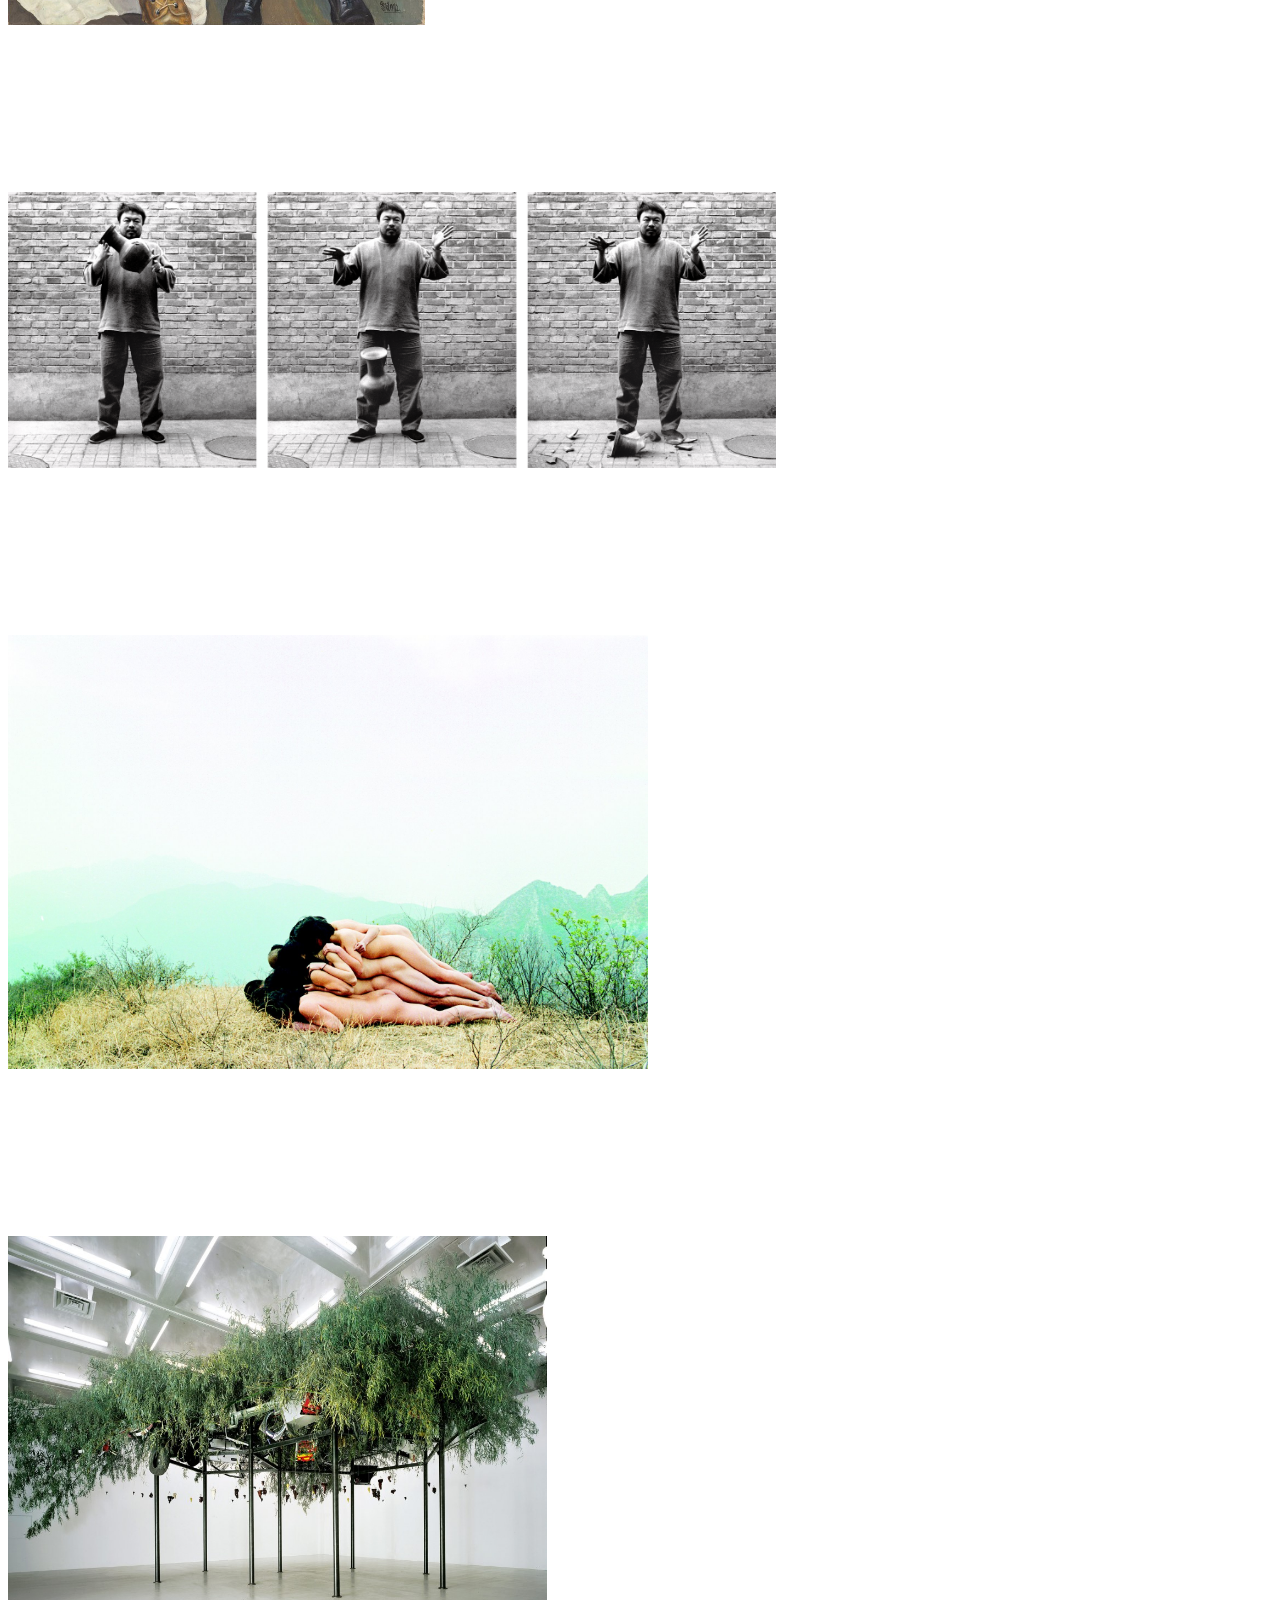
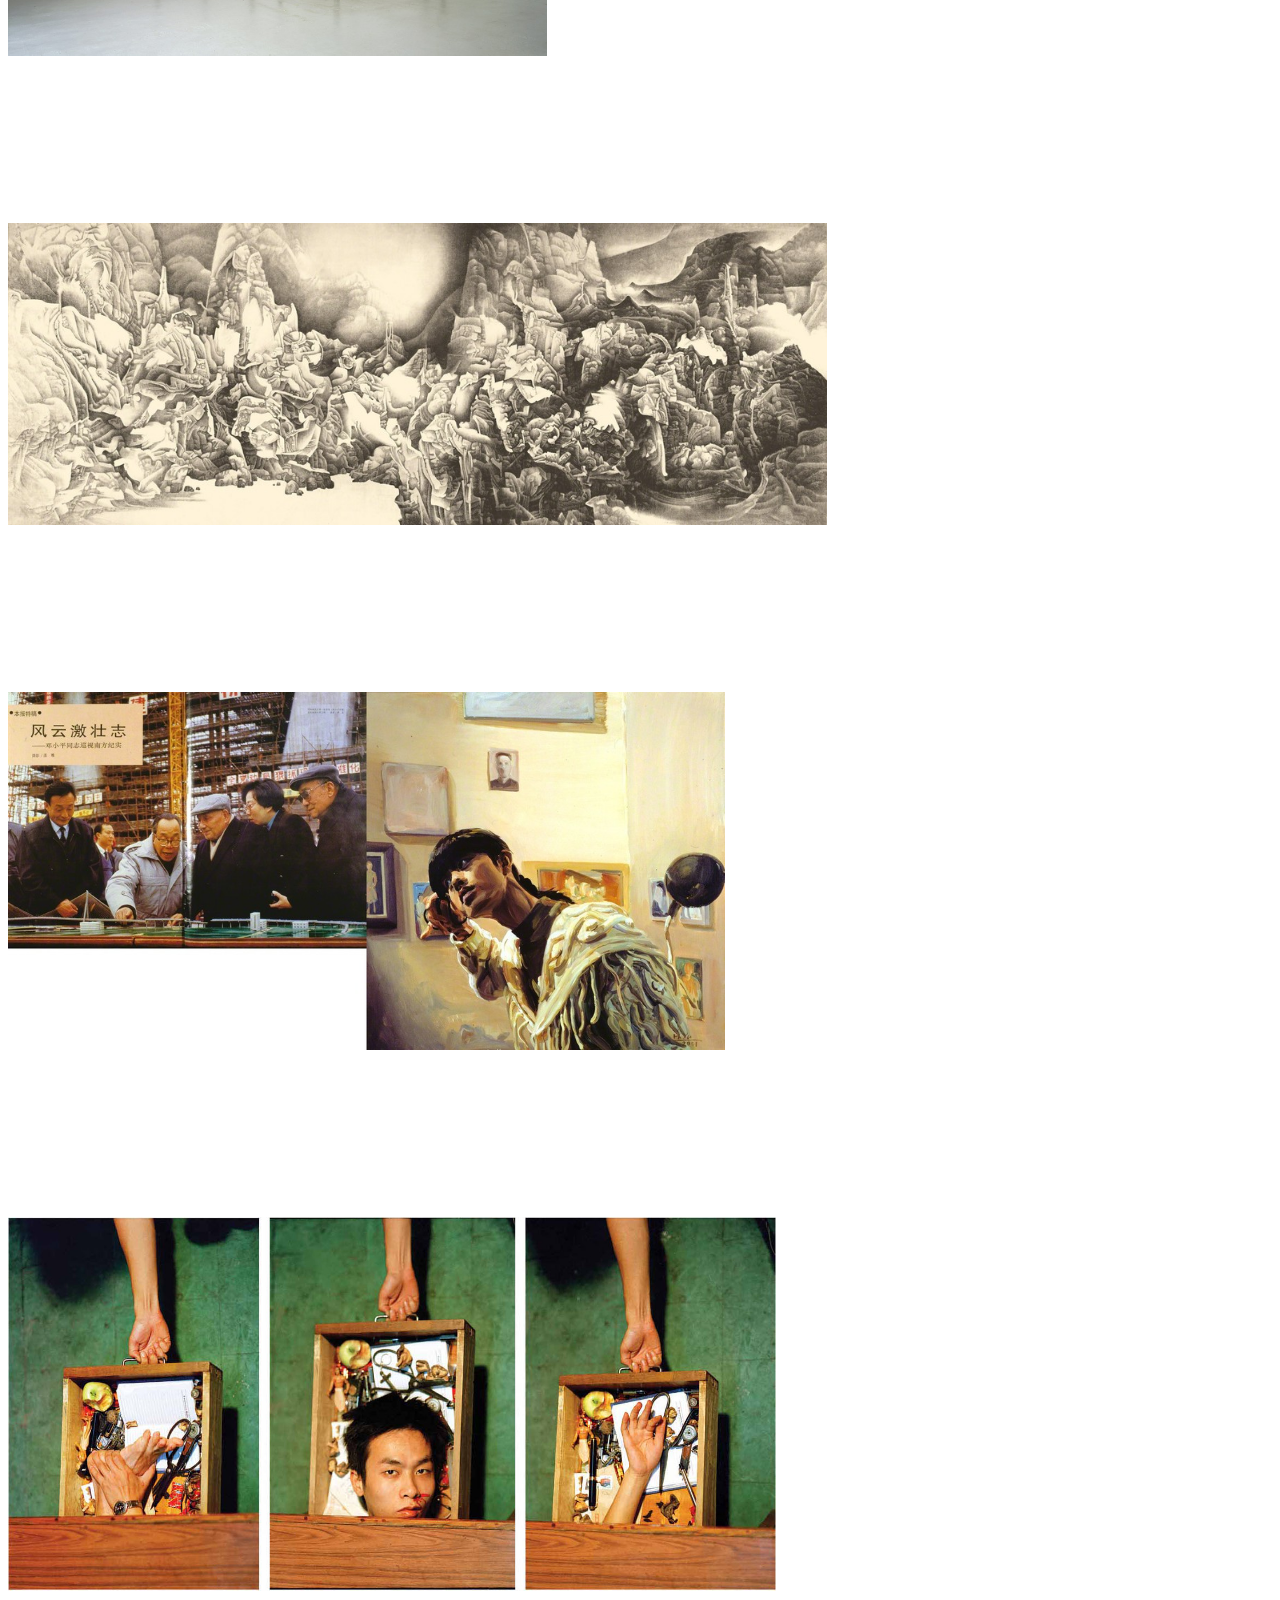
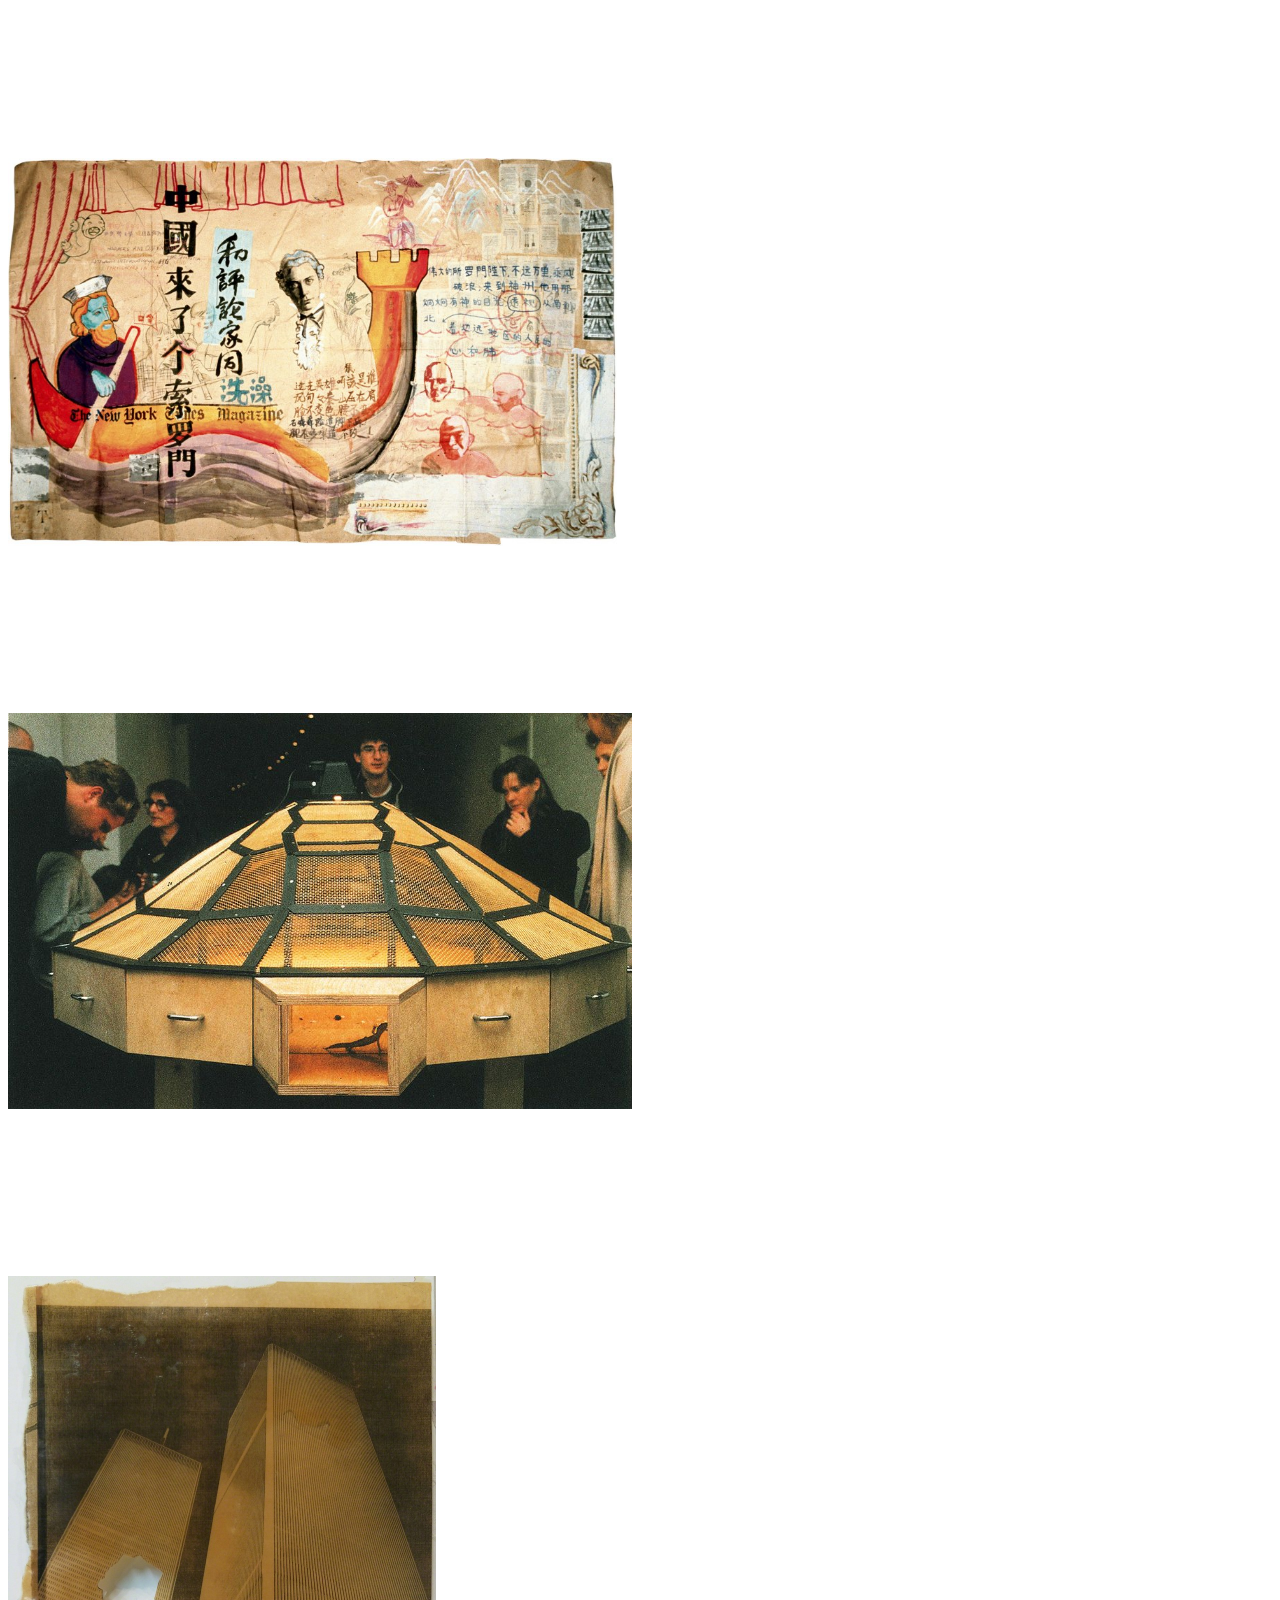
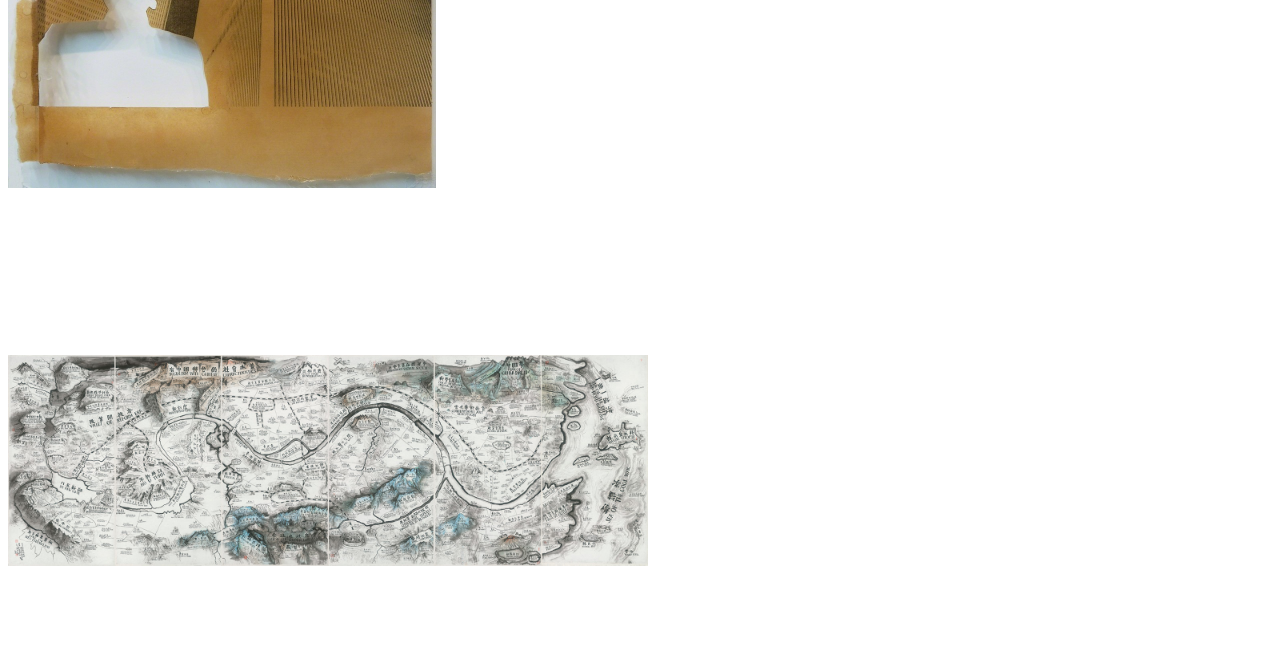
<file: P3/ArtistWork.html>
<!DOCTYPE html>
<html>

<head>
    <title>Art Works</title>
    <link rel="stylesheet" href="assets/css/main.css" type="text/css"/>
    <link href="https://fonts.googleapis.com/css?family=Notable" rel="stylesheet">
</head>

<body>

<div id="tail">Click title to return homepage</div>

<a href="Home.html" style="text-decoration-color: black"><div id="E1">Art and China after 1989</div></a>

<br>
<br>
<br>
<br>
<br>

<div id="T1">Art Works</div>

<div class="tooltip">
      <img src="img/1.jpg" width="30%" position="absolute">
      <span class="tooltiptext">
      <span class="tooltiptext">
      An Old Peking Opera Actor Playing a Female Role 
      <br> 
      — Liu Zheng
      <br> 
      <font size="4">1995</font>
      <br>
      <font size="4">Archival inkjet print</font>
      <br>
       <font size="4">13 4/5 × 13 4/5 in; 35 × 35 cm</font>
      </span>
</div>
<br>
<br>
<br>
<br>
<br>
<br>
<br>
<br>
<br>
<br>
<div class="tooltip">
      <img src="img/2.jpg" width="50%" position="absolute">
      <span class="tooltiptext">
      New Beijing 
      <br> 
      — Wang Xingwei
      <br> 
      <font size="4">2001</font>
      <br>
       <font size="4">Oil on canvas</font>
      <br>
       <font size="4">78 7/10 × 118 1/10 in; 200 × 300 cm</font>
      </span>
</div>
<br>
<br>
<br>
<br>
<br>
<br>
<br>
<br>
<br>
<br>
<div class="tooltip">
      <img src="img/3.jpg" width="50%" position="absolute">
      <span class="tooltiptext">
      The History of Chinese Painting and A Concise History of Modern Painting Washed in a Washing Machine for Two Minutes
      <br> 
      — Huang Yong Ping
      <br> 
      <font size="4">1987</font>
      <br>
       <font size="4">Ink on wooden crate, paper pulp, and glass</font>
      <br>
       <font size="4">30 1/5 × 19 × 27 1/2 in; 76.8 × 48.3 × 69.9 cm</font>
      </span>
</div>
<br>
<br>
<br>
<br>
<br>
<br>
<br>
<br>
<br>
<br>
<div class="tooltip">
      <img src="img/4.jpg" width="50%" position="absolute">
      <span class="tooltiptext">
      Whose Utopia?
      <br> 
      — Cao Fei
      <br> 
      <font size="4">2006</font>
      <br>
      <font size="4">Chromogenic print</font>
      <br>
      <font size="4">47 1/5 × 59 1/10 in; 120 × 150 cm</font>
      </span>
</div>
<br>
<br>
<br>
<br>
<br>
<br>
<br>
<br>
<br>
<br>
<div class="tooltip">
      <img src="img/5.jpg" width="50%" position="absolute">
<span class="tooltiptext">
      Two Drunk Painters
      <br> 
      — Liu Wei
      <br> 
      <font size="4">1990</font>
      <br>
      <font size="4">Oil on canvas</font>
      <br>
      <font size="4">59 x 39 1/2 in; 149.86 x 100.33 cm</font>
      </span>
</div>
<br>
<br>
<br>
<br>
<br>
<br>
<br>
<br>
<br>
<br>
<div class="tooltip">
      <img src="img/6.jpg" width="60%" position="absolute">
<span class="tooltiptext">
      Dropping a Han Dynasty Urn
      <br> 
      — Ai Weiwei
      <br> 
      <font size="4">1995</font>
      <br>
      <font size="4">Black and white prints</font>
      <br>
      <font size="4">58 3/10 × 47 3/5 in; 148 × 121 cm</font>
      </span>
</div>
<br>
<br>
<br>
<br>
<br>
<br>
<br>
<br>
<br>
<br>
<div class="tooltip">
      <img src="img/7.jpg" width="50%" position="absolute">
<span class="tooltiptext">
      To Add One Metre To An Anonymous Mountain
      <br> 
      — Zhang Huan
      <br> 
      <font size="4">1995</font>
      <br>
      <font size="4">Photograph</font>
      <br>
      <font size="4">34 × 47 1/2 in; 86.4 × 120.7 cm</font>
      </span>
</div>
<br>
<br>
<br>
<br>
<br>
<br>
<br>
<br>
<br>
<br>
<div class="tooltip">
      <img src="img/8.jpg" width="55%" position="absolute">
<span class="tooltiptext">
      Fu Dao/Fu Dao (Upside-Down Buddha/Arrival at Good Fortune)
      <br> 
      — Chen Zhen
      <br> 
      <font size="4">1997</font>
      <br>
      <font size="4">Steel, bamboo, resin Buddha statues, washing machine, computer monitor, tires, bicycle, fan, chair, household appliances, other found objects, and string</font>
      <br>
      <font size="4">Approximately 500 × 800 × 650 cm</font>
      </span>
</div>
<br>
<br>
<br>
<br>
<br>
<br>
<br>
<br>
<br>
<br>
<div class="tooltip">
      <img src="img/9.jpg" width="80%" position="absolute">
<span class="tooltiptext">
      Splendor of Heaven and Earth
      <br> 
      — Liu Dan
      <br> 
      <font size="4">1994-95</font>
      <br>
      <font size="4">Ink on paper</font>
      <br>
      <font size="4">74 4/5 × 196 9/10 in; 190 × 500 cm</font>
      </span>
</div>
<br>
<br>
<br>
<br>
<br>
<br>
<br>
<br>
<br>
<br>
<div class="tooltip">
      <img src="img/10.jpg" width="70%" position="absolute">
<span class="tooltiptext">
      Deng Xiaoping’s Tour in the South of China, “China Pictorial,” p. 2, no. 6 & Twenty-Six Years Old, A Still of the Film “The Days”, from Witness to Growth
      <br> 
      — Yu Hong
      <br> 
      <font size="4">1992 & 2001</font>
      <br>
      <font size="4">Two parts, left: inkjet print; right: acrylic on canvas</font>
      <br>
      <font size="4">66 1/10 × 78 7/10 in; 168 × 200 cm</font>
      </span>
</div>
<br>
<br>
<br>
<br>
<br>
<br>
<br>
<br>
<br>
<br>
<div class="tooltip">
      <img src="img/11.jpg" width="60%" position="absolute">
<span class="tooltiptext">
      Object in Drawer
      <br> 
      — Jiang Zhi
      <br> 
      <font size="4">1997</font>
      <br>
      <font size="4">Chromogenic print</font>
      <br>
      <font size="4">177 1/5 in diameter; 450 cm diameter</font>
      </span>
</div>
<br>
<br>
<br>
<br>
<br>
<br>
<br>
<br>
<br>
<br>
<div class="tooltip">
      <img src="img/12.jpg" width="70%" position="absolute">
<span class="tooltiptext">
      There Came a Mr. Solomon to China
      <br> 
      — Zhou Tiehai
      <br> 
      <font size="4">1994</font>
      <br>
      <font size="4">Ink, graphite, watercolor, and paper collage</font>
      <br>
      <font size="4">490 3/5 × 137 4/5 in; 230 × 350 cm</font>
      </span>
</div>
<br>
<br>
<br>
<br>
<br>
<br>
<br>
<br>
<br>
<br>
<div class="tooltip">
      <img src="img/13.jpg" width="65%" position="absolute">
<span class="tooltiptext">
      Theater of the World
      <br> 
      — Huang Yong Ping
      <br> 
      <font size="4">1993</font>
      <br>
      <font size="4">Wood and metal structure with warming lamps, electric cable, insects (spiders, scorpions, crickets, cockroaches, black beetles, stick insects, centipedes), lizards, toads, and snakes</font>
      <br>
      <font size="4">59 1/10 × 106 3/10 × 63 in; 150 × 270 × 160 cm</font>
      </span>
</div>
<br>
<br>
<br>
<br>
<br>
<br>
<br>
<br>
<br>
<br>
<div class="tooltip">
      <img src="img/14.jpg" width="50%" position="absolute">
<span class="tooltiptext">
      In Memory of Tseng Kwong Chi
      <br> 
      — Zhang Hongtu
      <br> 
      <font size="4">1991</font>
      <br>
      <font size="4">Photocopy and epoxy resin</font>
      <br>
      <font size="4">13 7/10 × 11 in; 34.9 × 28 cm</font>
      </span>
</div>
<br>
<br>
<br>
<br>
<br>
<br>
<br>
<br>
<br>
<br>
<div class="tooltip">
      <img src="img/15.jpg" width="50%" position="absolute">
<span class="tooltiptext">
      Map of "Art and China after 1989: Theater of the World"
      <br> 
      — Qiu Zhijie
      <br> 
      <font size="4">2017</font>
      <br>
      <font size="4">Ink on paper, mounted to silk, six panels</font>
      <br>
      <font size="4">94 1/2 in; 240 cm</font>
      </span>
</div>


</body>
<script src="assets/js/jquery-3.3.1.min.js"></script>
<script src="assets/js/script2.js"></script>
</html>
</file>
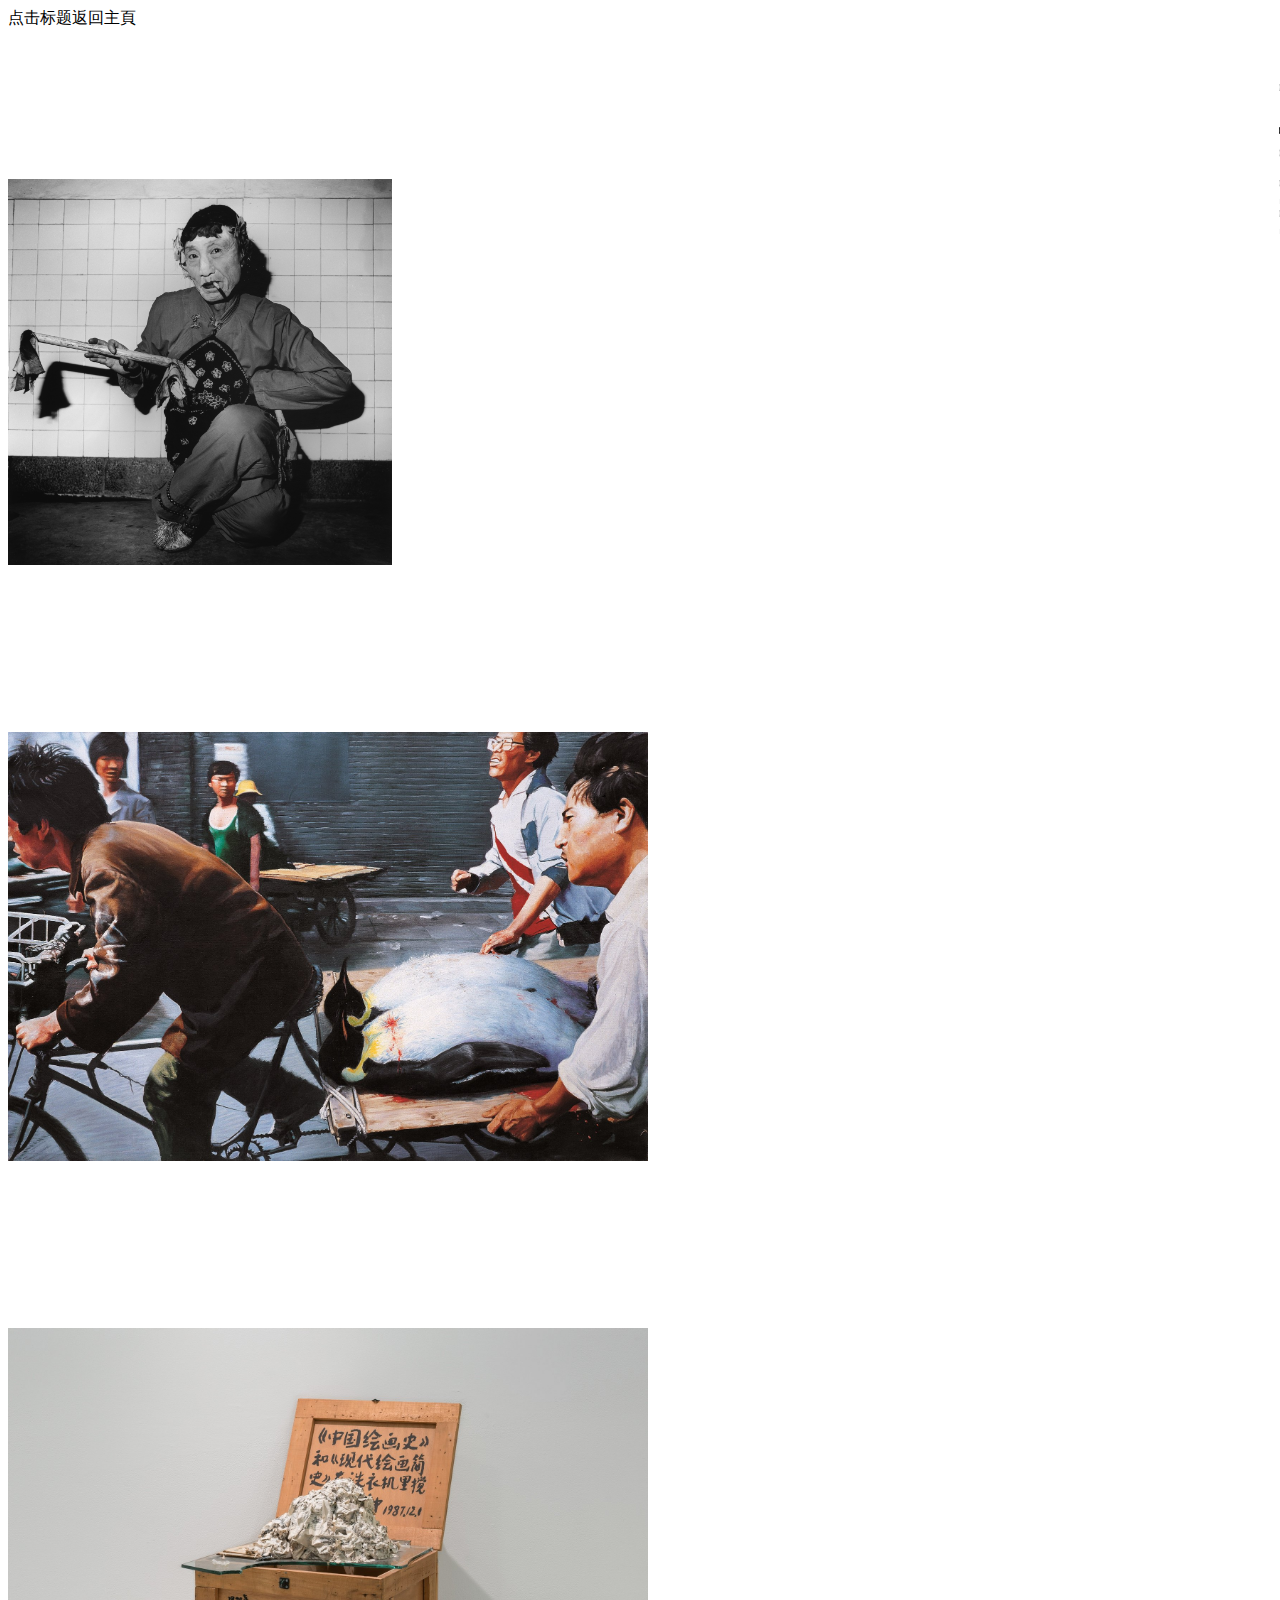
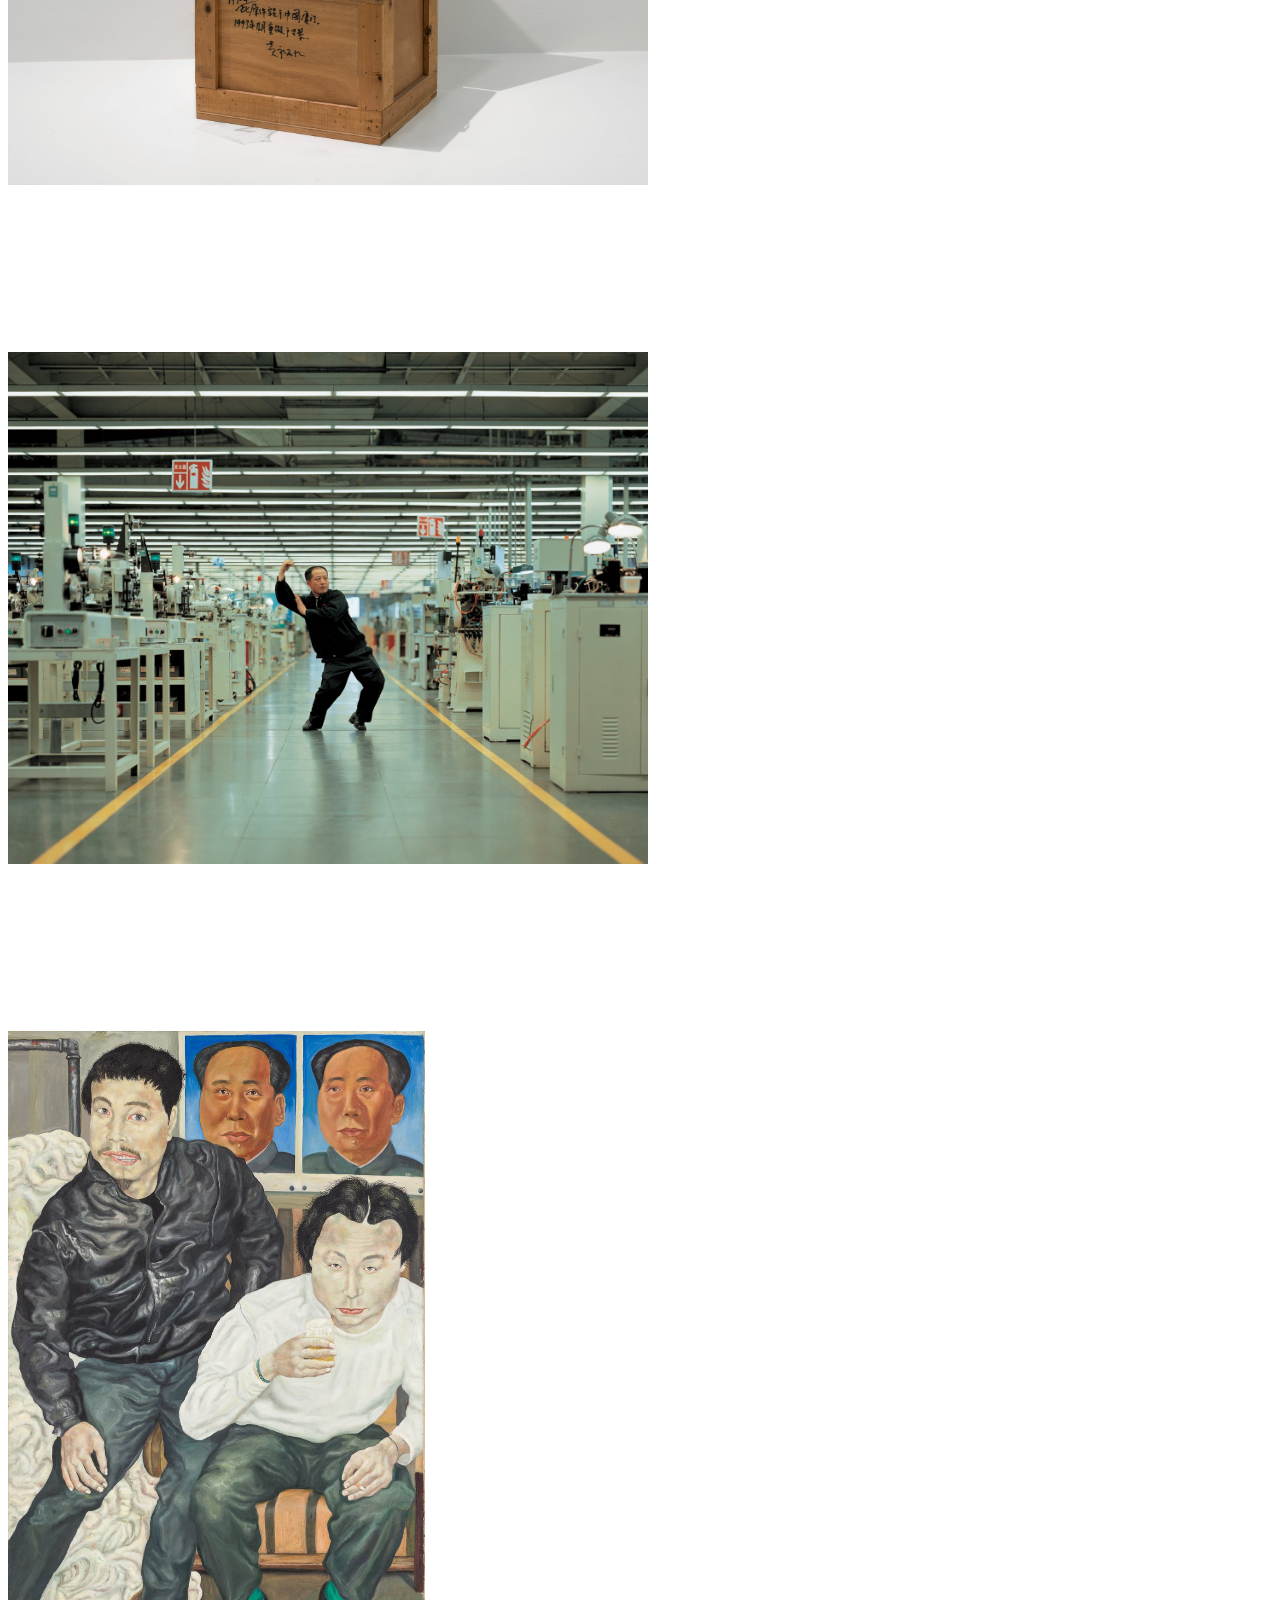
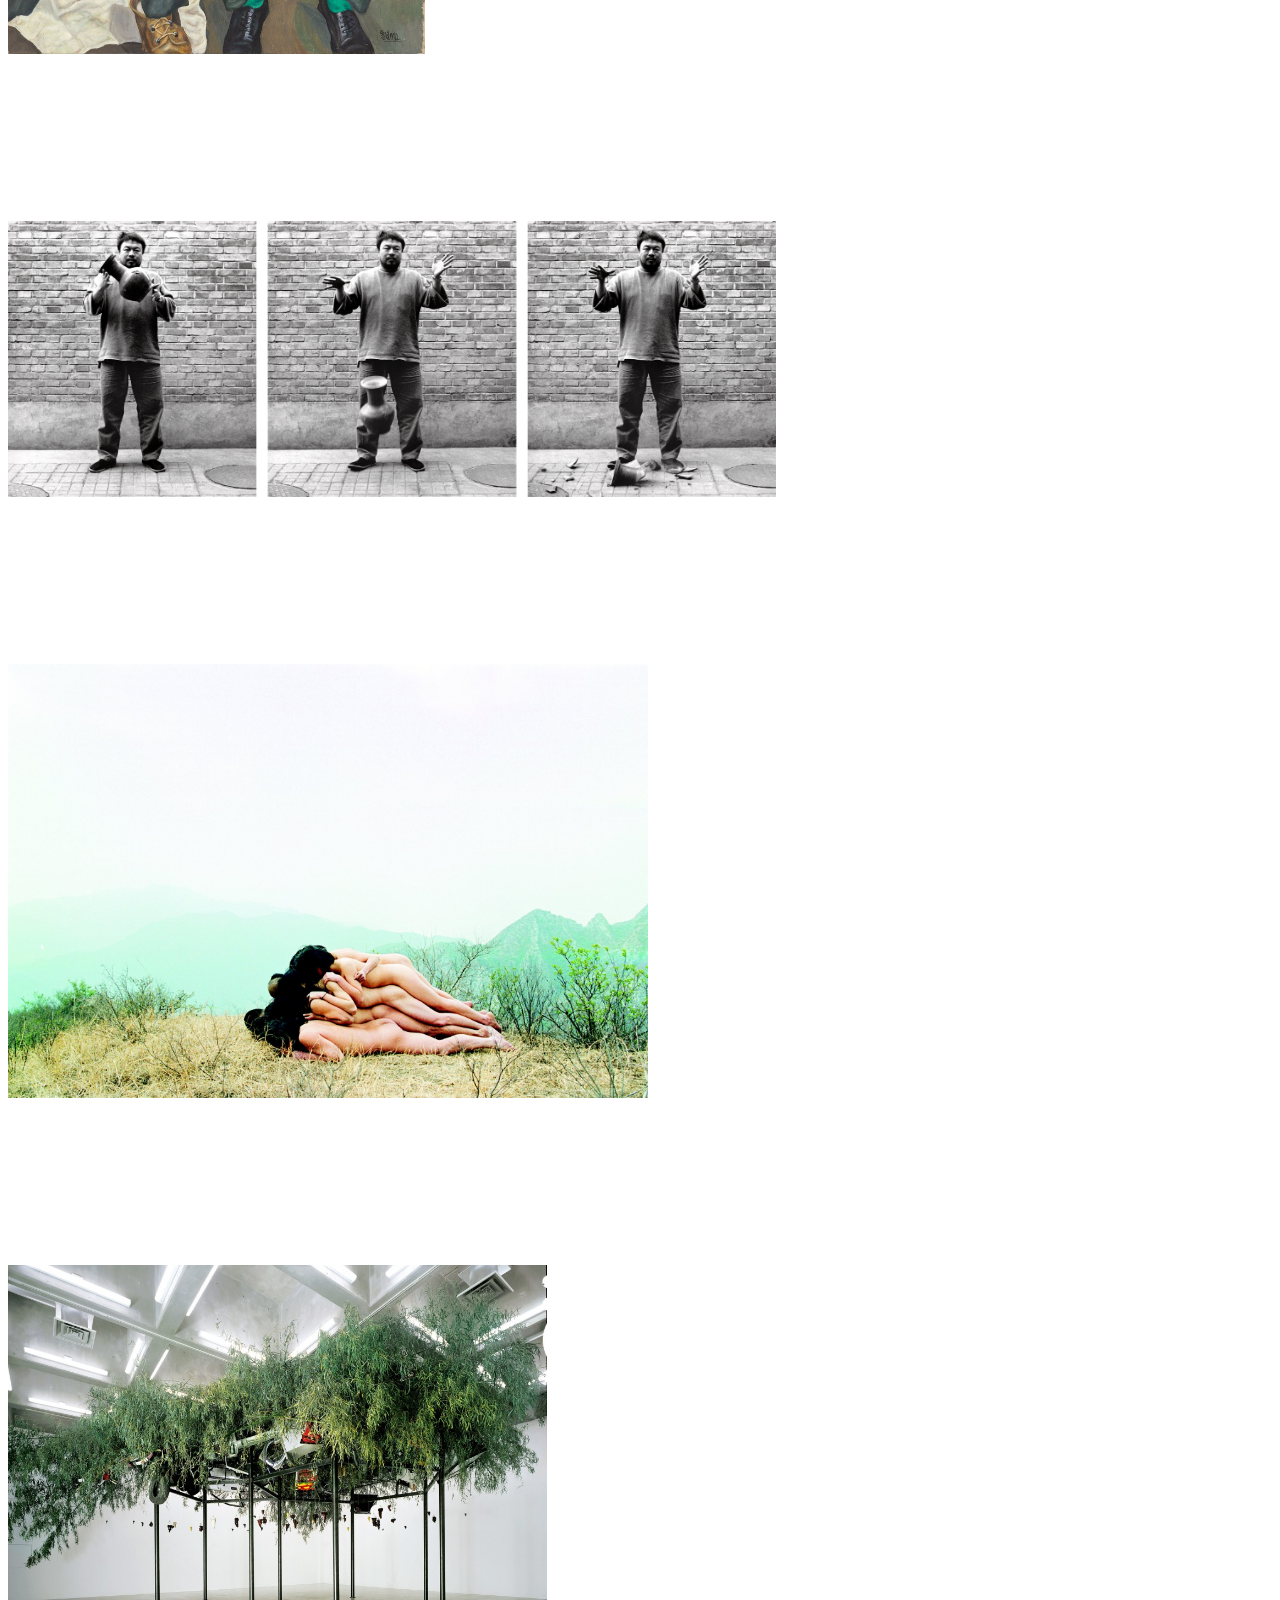
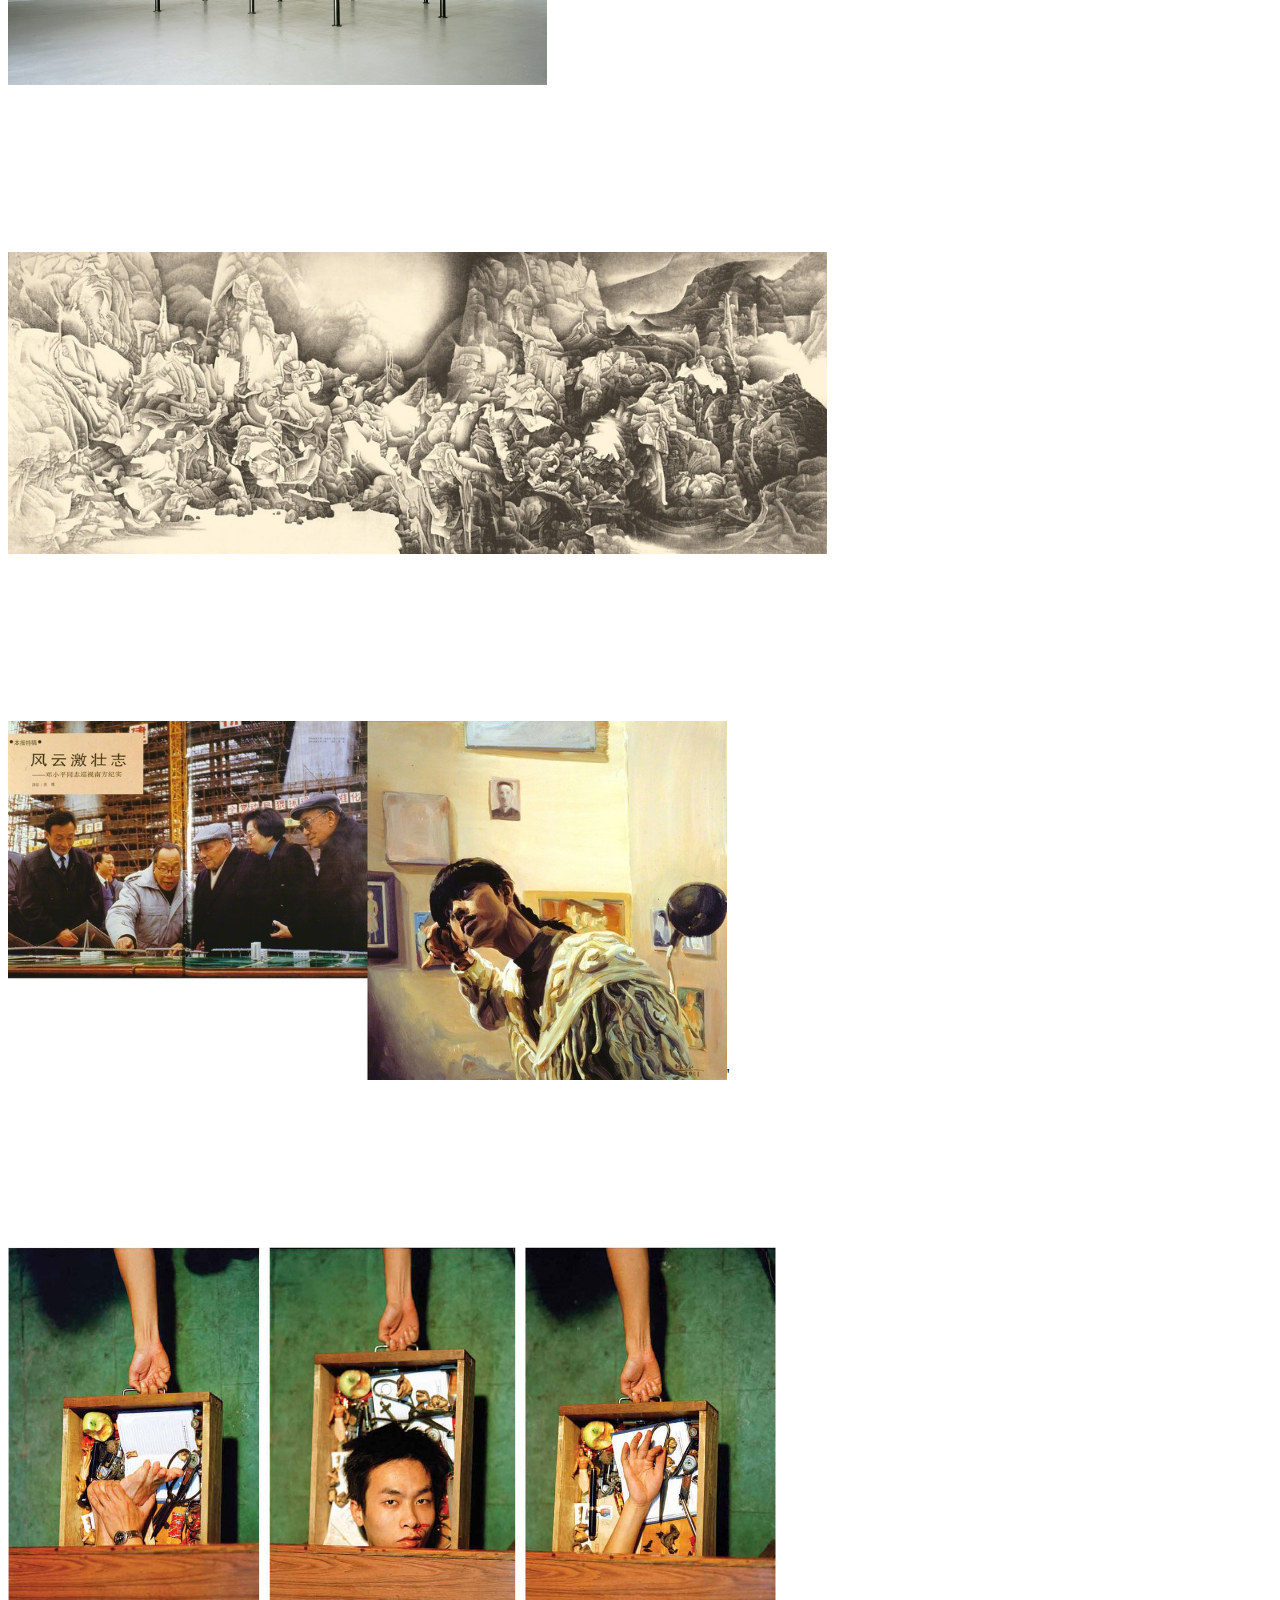
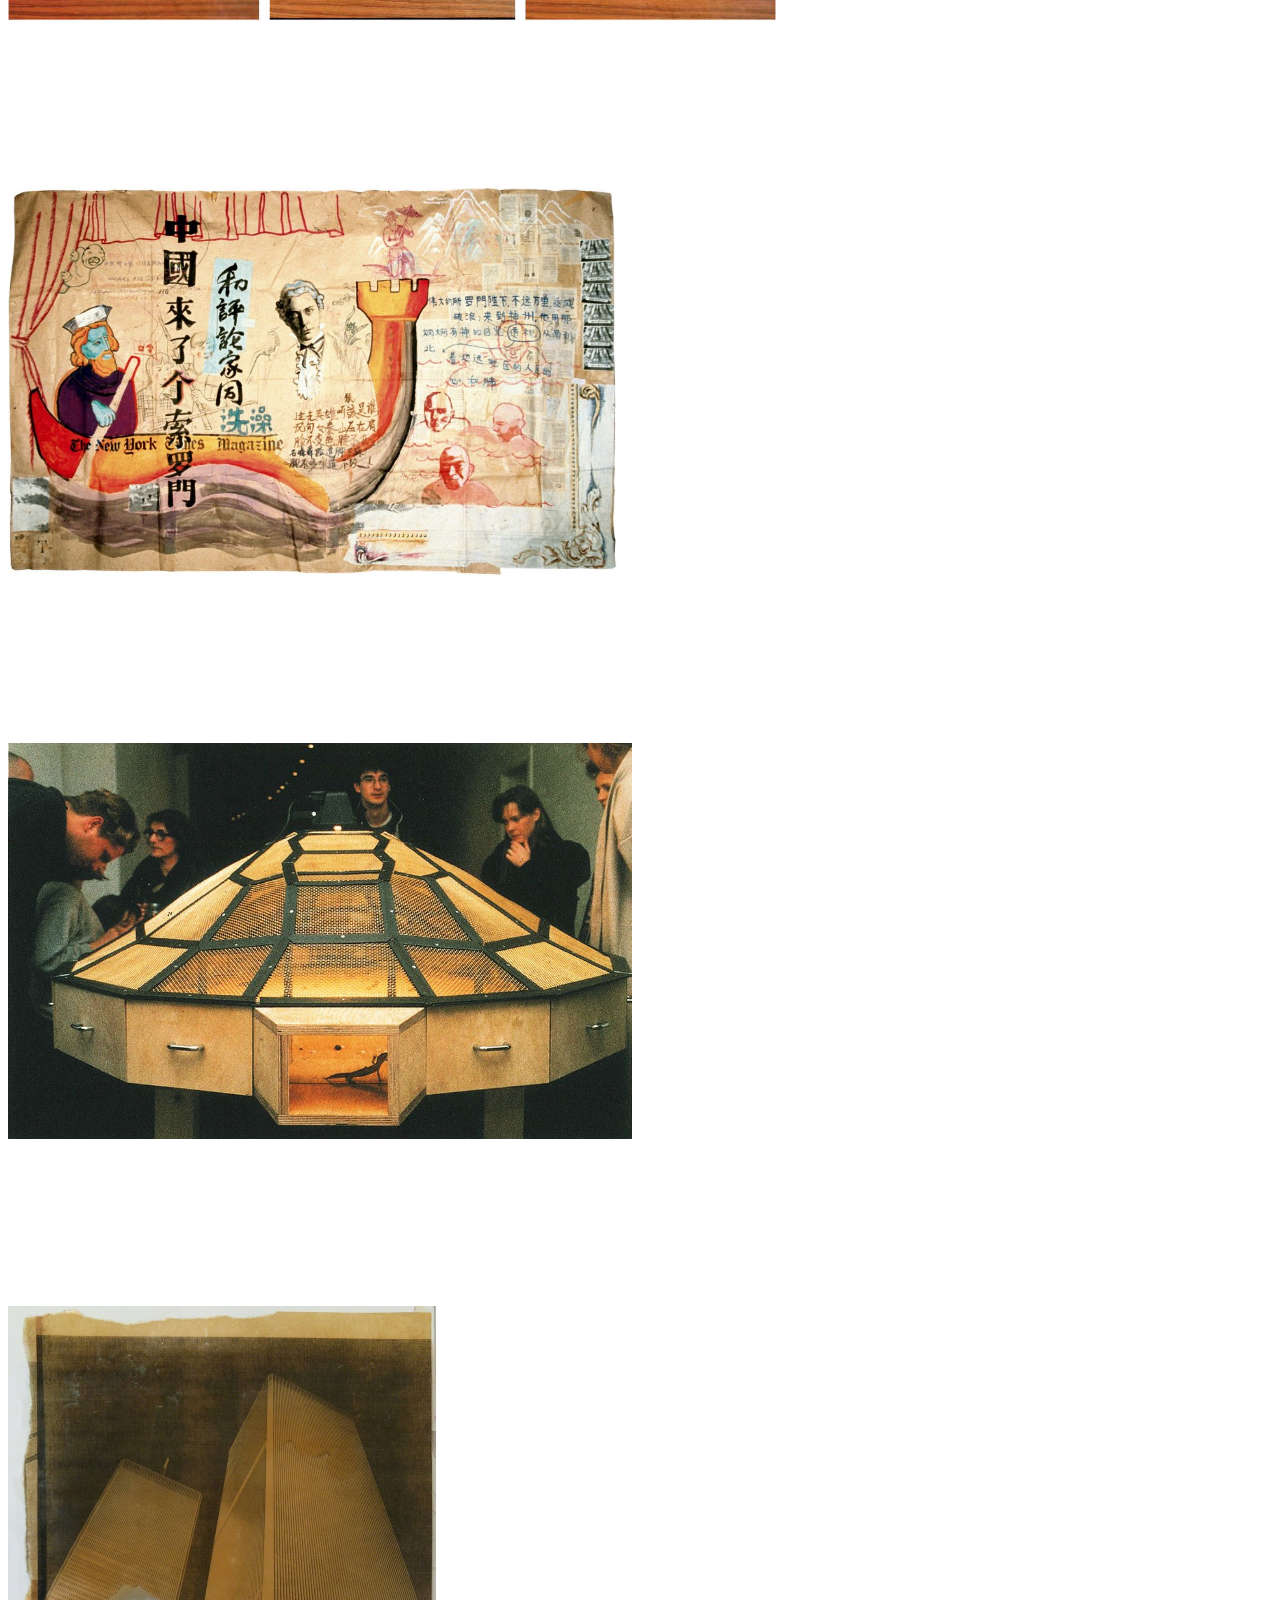
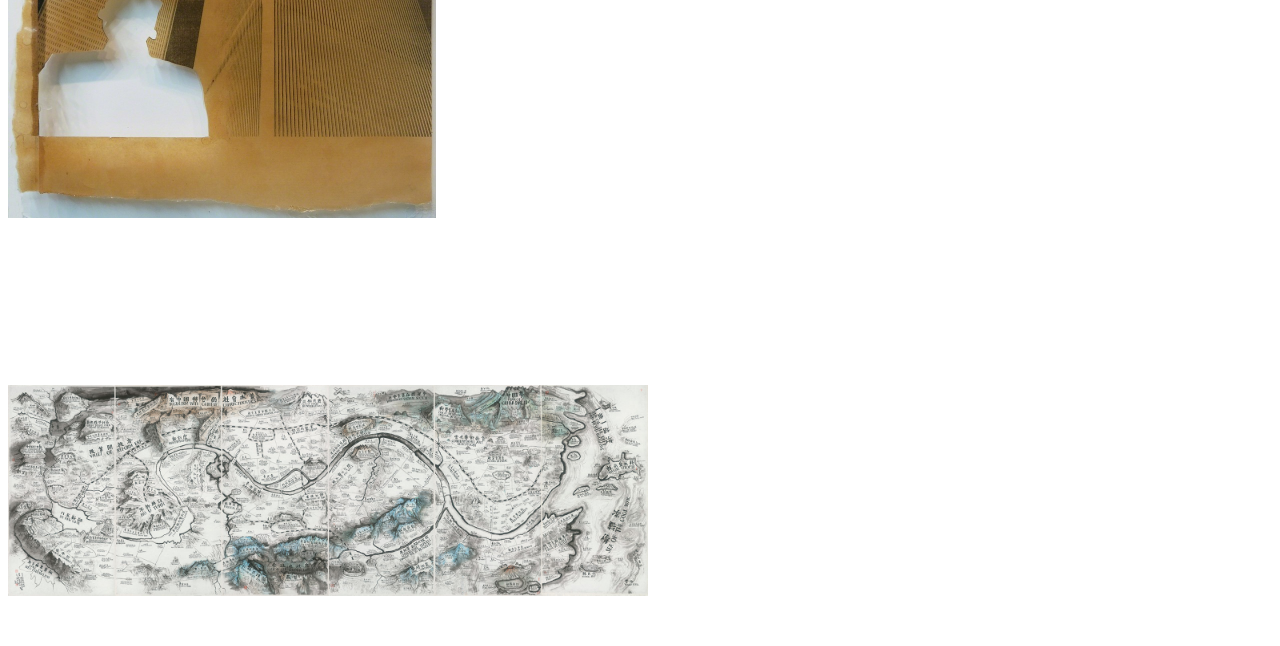
<file: P3/ChArtistWork.html>
<!DOCTYPE html>
<html>

<head>
    <title>艺术作品</title>
    <link rel="stylesheet" href="assets/css/main.css" type="text/css"/>
    <link href="https://fonts.googleapis.com/css?family=Notable" rel="stylesheet">
</head>

<body>

<div id="tail">点击标题返回主頁</div>

<a href="Home.html" style="text-decoration-color: black"><div id="C1">一九八九后的艺术与中国</div></a>

<br>
<br>
<br>
<br>
<br>

<div id="CT1">艺术作品</div>

<div class="tooltip">
      <img src="img/1.jpg" width="30%" position="absolute">
      <span class="tooltiptext">
      <span class="tooltiptext">
      老年京剧表演者在扮演女角 
      <br> 
      — 刘铮
      <br> 
      <font size="4">1995</font>
      <br>
      <font size="4">喷墨印刷</font>
      <br>
       <font size="4">13 4/5 × 13 4/5 in; 35 × 35 cm</font>
      </span>
</div>
<br>
<br>
<br>
<br>
<br>
<br>
<br>
<br>
<br>
<br>
<div class="tooltip">
      <img src="img/2.jpg" width="50%" position="absolute">
      <span class="tooltiptext">
      新北京
      <br> 
      — 王兴伟
      <br> 
      <font size="4">2001</font>
      <br>
       <font size="4">油画</font>
      <br>
       <font size="4">78 7/10 × 118 1/10 in; 200 × 300 cm</font>
      </span>
</div>
<br>
<br>
<br>
<br>
<br>
<br>
<br>
<br>
<br>
<br>
<div class="tooltip">
      <img src="img/3.jpg" width="50%" position="absolute">
      <span class="tooltiptext">
      中国绘画史和西方现代艺术简史在洗衣机洗两分钟
      <br> 
      — 黄永砯
      <br> 
      <font size="4">1987</font>
      <br>
       <font size="4">水墨，木箱，纸浆和玻璃</font>
      <br>
       <font size="4">30 1/5 × 19 × 27 1/2 in; 76.8 × 48.3 × 69.9 cm</font>
      </span>
</div>
<br>
<br>
<br>
<br>
<br>
<br>
<br>
<br>
<br>
<br>
<div class="tooltip">
      <img src="img/4.jpg" width="50%" position="absolute">
      <span class="tooltiptext">
      谁的乌托邦？
      <br> 
      — 曹斐
      <br> 
      <font size="4">2006</font>
      <br>
      <font size="4">彩色印刷</font>
      <br>
      <font size="4">47 1/5 × 59 1/10 in; 120 × 150 cm</font>
      </span>
</div>
<br>
<br>
<br>
<br>
<br>
<br>
<br>
<br>
<br>
<br>
<div class="tooltip">
      <img src="img/5.jpg" width="50%" position="absolute">
<span class="tooltiptext">
      两个喝醉的画家
      <br> 
      — 刘韡
      <br> 
      <font size="4">1990</font>
      <br>
      <font size="4">油画</font>
      <br>
      <font size="4">59 x 39 1/2 in; 149.86 x 100.33 cm</font>
      </span>
</div>
<br>
<br>
<br>
<br>
<br>
<br>
<br>
<br>
<br>
<br>
<div class="tooltip">
      <img src="img/6.jpg" width="60%" position="absolute">
<span class="tooltiptext">
      掉下的一个汉朝瓮
      <br> 
      — 艾未未
      <br> 
      <font size="4">1995</font>
      <br>
      <font size="4">黑白照片</font>
      <br>
      <font size="4">58 3/10 × 47 3/5 in; 148 × 121 cm</font>
      </span>
</div>
<br>
<br>
<br>
<br>
<br>
<br>
<br>
<br>
<br>
<br>
<div class="tooltip">
      <img src="img/7.jpg" width="50%" position="absolute">
<span class="tooltiptext">
      为无名山增高一米
      <br> 
      — 張洹
      <br> 
      <font size="4">1995</font>
      <br>
      <font size="4">照片</font>
      <br>
      <font size="4">34 × 47 1/2 in; 86.4 × 120.7 cm</font>
      </span>
</div>
<br>
<br>
<br>
<br>
<br>
<br>
<br>
<br>
<br>
<br>
<div class="tooltip">
      <img src="img/8.jpg" width="55%" position="absolute">
<span class="tooltiptext">
      佛倒／福到
      <br> 
      — 陈箴
      <br> 
      <font size="4">1997</font>
      <br>
      <font size="4">钢，竹，树脂，洗衣机，电脑显示器，轮胎，自行车，风扇，椅子，家用电器和線</font>
      <br>
      <font size="4">大約 500 × 800 × 650 cm</font>
      </span>
</div>
<br>
<br>
<br>
<br>
<br>
<br>
<br>
<br>
<br>
<br>
<div class="tooltip">
      <img src="img/9.jpg" width="80%" position="absolute">
<span class="tooltiptext">
      天地玄黃
      <br> 
      — 刘丹
      <br> 
      <font size="4">1994-95</font>
      <br>
      <font size="4">纸本水墨</font>
      <br>
      <font size="4">74 4/5 × 196 9/10 in; 190 × 500 cm</font>
      </span>
</div>
<br>
<br>
<br>
<br>
<br>
<br>
<br>
<br>
<br>
<br>
<div class="tooltip">
      <img src="img/10.jpg" width="70%" position="absolute">'
<span class="tooltiptext">
      邓小平南巡，《中国画报》1992年第6期第2页 与 26岁，拍《冬春的日子》
      <br> 
      — 喻红
      <br> 
      <font size="4">1992 & 2001</font>
      <br>
      <font size="4">两部分 左：喷墨印刷; 右：丙烯画</font>
      <br>
      <font size="4">66 1/10 × 78 7/10 in; 168 × 200 cm</font>
      </span>
</div>
<br>
<br>
<br>
<br>
<br>
<br>
<br>
<br>
<br>
<br>
<div class="tooltip">
      <img src="img/11.jpg" width="60%" position="absolute">
<span class="tooltiptext">
      屉中物
      <br> 
      — 蒋志
      <br> 
      <font size="4">1997</font>
      <br>
      <font size="4">彩色印刷</font>
      <br>
      <font size="4">直径 177 1/5 in; 直径 450 cm</font>
      </span>
</div>
<br>
<br>
<br>
<br>
<br>
<br>
<br>
<br>
<br>
<br>
<div class="tooltip">
      <img src="img/12.jpg" width="70%" position="absolute">
<span class="tooltiptext">
      中国来了索罗门
      <br> 
      — 周铁海
      <br> 
      <font size="4">1994</font>
      <br>
      <font size="4">水墨，石墨，水彩和纸拼贴画</font>
      <br>
      <font size="4">490 3/5 × 137 4/5 in; 230 × 350 cm</font>
      </span>
</div>
<br>
<br>
<br>
<br>
<br>
<br>
<br>
<br>
<br>
<br>
<div class="tooltip">
      <img src="img/13.jpg" width="65%" position="absolute">
<span class="tooltiptext">
      世界剧场
      <br> 
      — 黄永砯
      <br> 
      <font size="4">1993</font>
      <br>
      <font size="4">木材，金属，灯，电缆，昆虫（蜘蛛，蝎子，蟋蟀，蟑螂，黑甲虫，棒昆虫，蜈蚣），蜥蜴，蟾蜍和蛇</font>
      <br>
      <font size="4">59 1/10 × 106 3/10 × 63 in; 150 × 270 × 160 cm</font>
      </span>
</div>
<br>
<br>
<br>
<br>
<br>
<br>
<br>
<br>
<br>
<br>
<div class="tooltip">
      <img src="img/14.jpg" width="50%" position="absolute">
<span class="tooltiptext">
      曾伟光师兄千古
      <br> 
      — 张宏图
      <br> 
      <font size="4">1991</font>
      <br>
      <font size="4">复印和环氧树脂</font>
      <br>
      <font size="4">13 7/10 × 11 in; 34.9 × 28 cm</font>
      </span>
</div>
<br>
<br>
<br>
<br>
<br>
<br>
<br>
<br>
<br>
<br>
<div class="tooltip">
      <img src="img/15.jpg" width="50%" position="absolute">
<span class="tooltiptext">
      "1989后的艺术与中国：世界剧场"地图
      <br> 
      — 邱志杰
      <br> 
      <font size="4">2017</font>
      <br>
      <font size="4">水墨，丝绸和面板</font>
      <br>
      <font size="4">94 1/2 in; 240 cm</font>
      </span>
</div>


</body>
<script src="assets/js/jquery-3.3.1.min.js"></script>
<script src="assets/js/script2.js"></script>
</html>
</file>
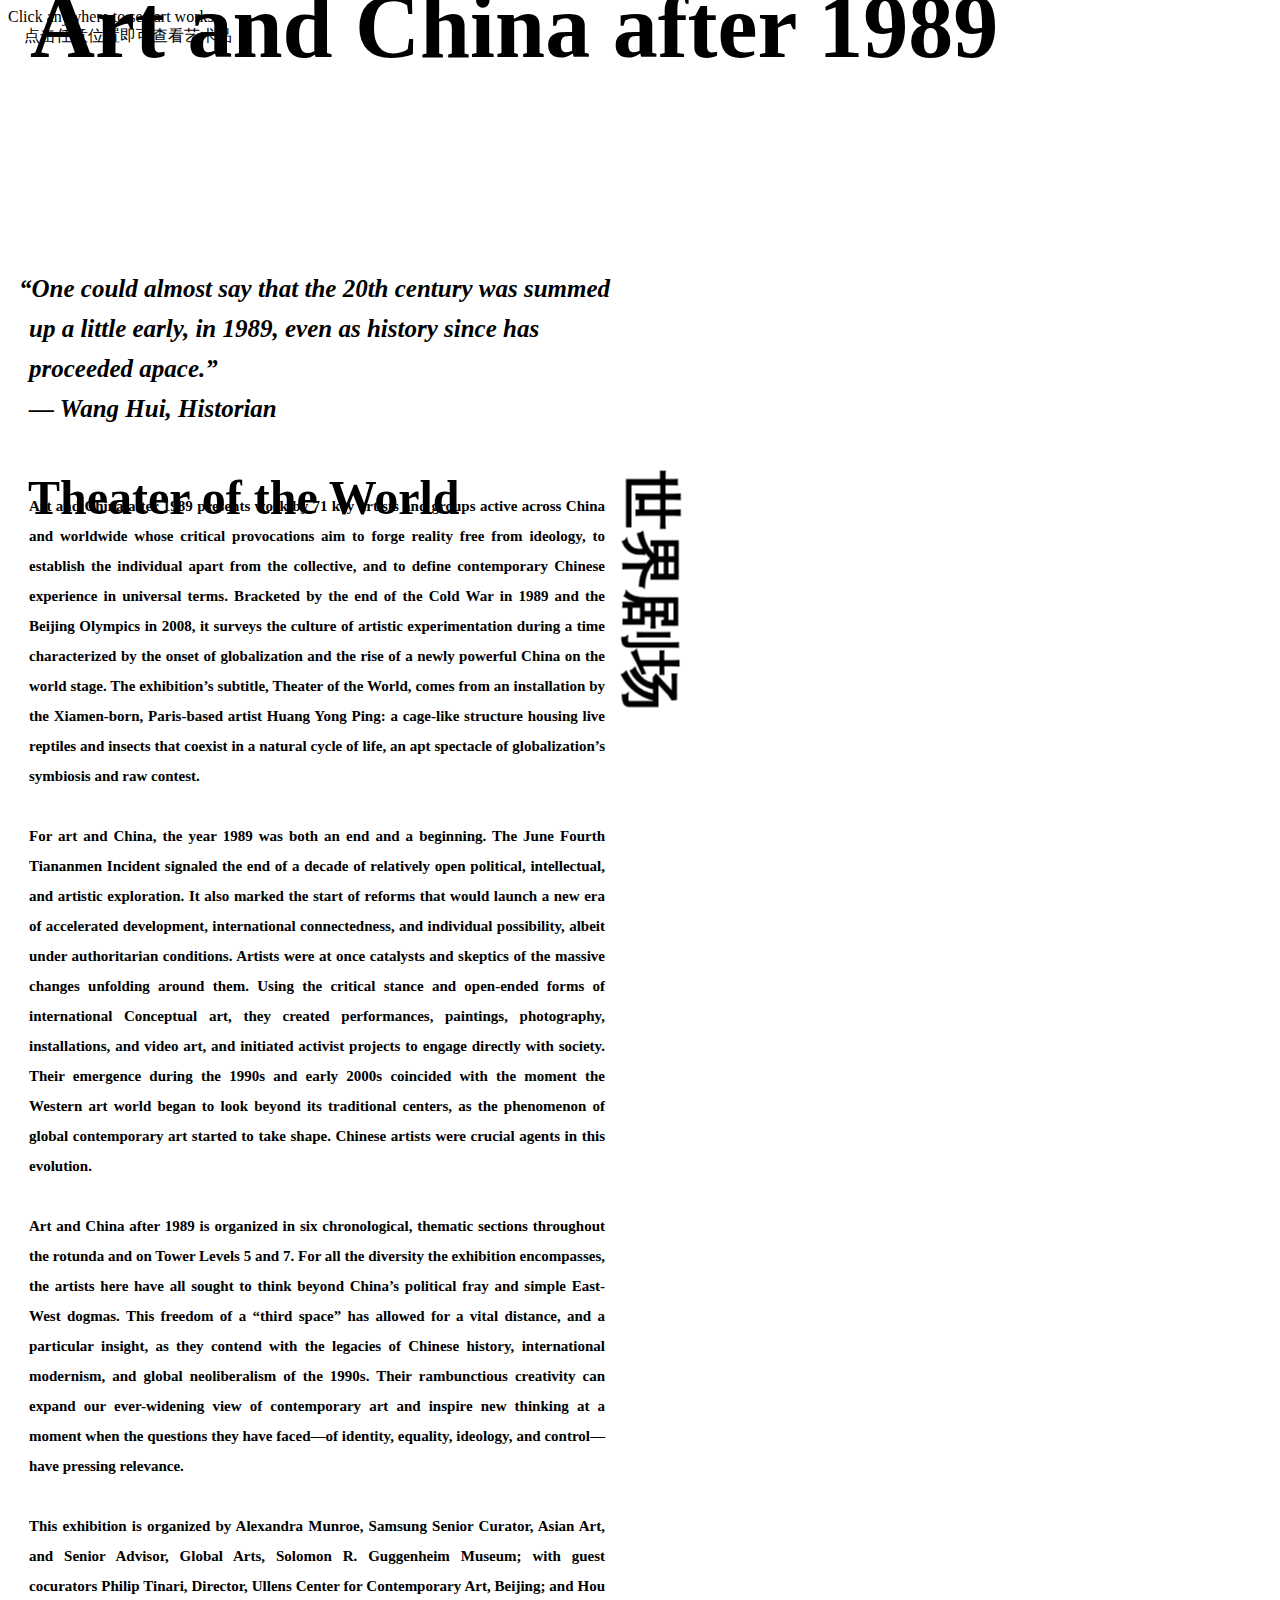
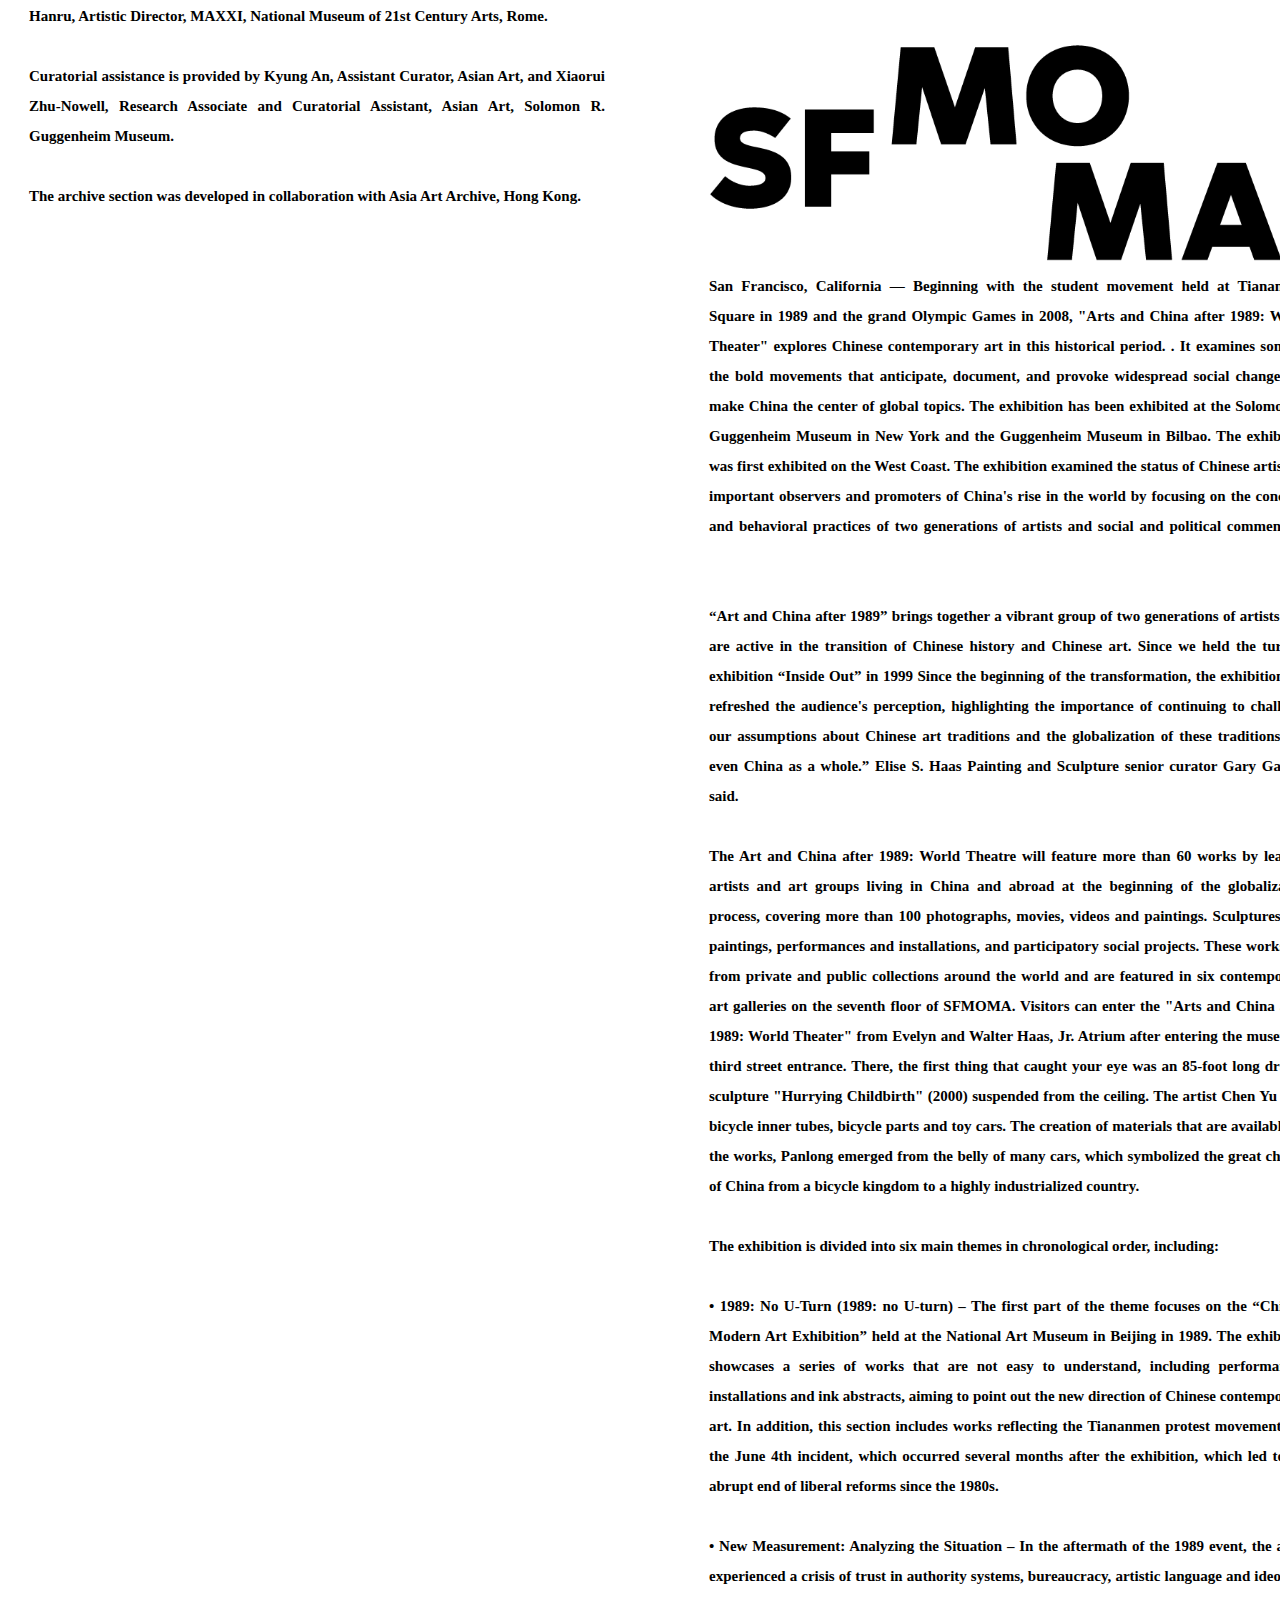
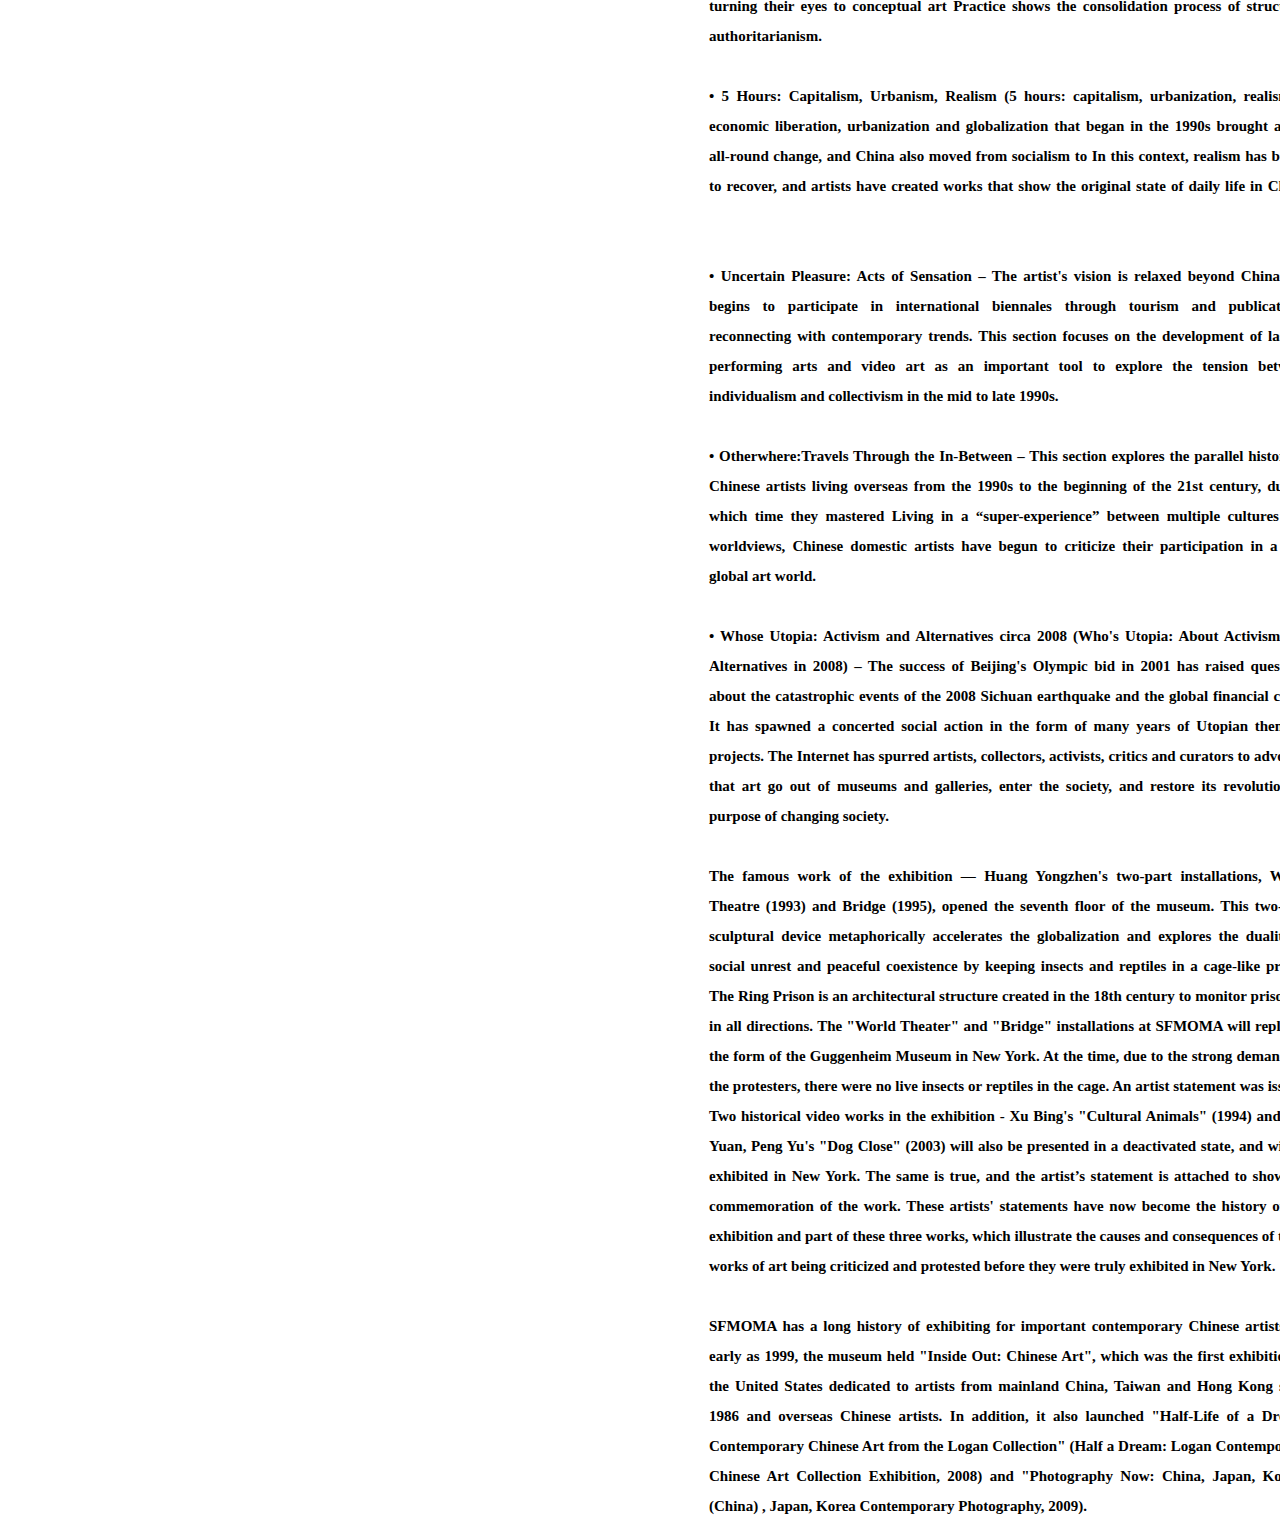
<file: P3/Home.html>
<!DOCTYPE html>
<html>

<head>
    <title>Art & China After 1989 一九八九后的艺术与中国</title>
    <link rel="stylesheet" href="assets/css/main.css" type="text/css"/>
    <link href="https://fonts.googleapis.com/css?family=Notable" rel="stylesheet">
</head>

<body>

<div id="tail">Click anywhere to see art works <br>&nbsp;&nbsp;&nbsp;&nbsp;点击任意位置即可查看艺术品</div>
<div>
<div id="C1">一九八九后的艺术与中国</div>

<div class="tooltip2">
<a href="ChArtistWork.html" style="text-decoration-color: black"><div id="C2">世界剧场</div></a>
<span class="tooltiptext">
艺术作品
</span>
</div>

<div id="E1">Art and China after 1989</div>

<div class="tooltip2">
<a href="ArtistWork.html" style="text-decoration-color: black">
<div id="E2">Theater of the World</div>
</a>
<span class="tooltiptext">
Art Works
</span>
</div>

<div id="english">

      <div id="Q">
      <span id="quote">“</span>One could almost say that the 20th century was summed up a little early, in 1989, even as history since has proceeded apace.”
      <br>
      — Wang Hui, Historian
      </div>

      <div id="Intro">
      Art and China after 1989 presents work by 71 key artists and groups active across China and worldwide whose critical provocations aim to forge reality free from ideology, to establish the individual apart from the collective, and to define contemporary Chinese experience in universal terms. Bracketed by the end of the Cold War in 1989 and the Beijing Olympics in 2008, it surveys the culture of artistic experimentation during a time characterized by the onset of globalization and the rise of a newly powerful China on the world stage. The exhibition’s subtitle, Theater of the World, comes from an installation by the Xiamen-born, Paris-based artist Huang Yong Ping: a cage-like structure housing live reptiles and insects that coexist in a natural cycle of life, an apt spectacle of globalization’s symbiosis and raw contest.
      <br><br>
      For art and China, the year 1989 was both an end and a beginning. The June Fourth Tiananmen Incident signaled the end of a decade of relatively open political, intellectual, and artistic exploration. It also marked the start of reforms that would launch a new era of accelerated development, international connectedness, and individual possibility, albeit under authoritarian conditions. Artists were at once catalysts and skeptics of the massive changes unfolding around them. Using the critical stance and open-ended forms of international Conceptual art, they created performances, paintings, photography, installations, and video art, and initiated activist projects to engage directly with society. Their emergence during the 1990s and early 2000s coincided with the moment the Western art world began to look beyond its traditional centers, as the phenomenon of global contemporary art started to take shape. Chinese artists were crucial agents in this evolution.
      <br><br>
      Art and China after 1989 is organized in six chronological, thematic sections throughout the rotunda and on Tower Levels 5 and 7. For all the diversity the exhibition encompasses, the artists here have all sought to think beyond China’s political fray and simple East-West dogmas. This freedom of a “third space” has allowed for a vital distance, and a particular insight, as they contend with the legacies of Chinese history, international modernism, and global neoliberalism of the 1990s. Their rambunctious creativity can expand our ever-widening view of contemporary art and inspire new thinking at a moment when the questions they have faced—of identity, equality, ideology, and control—have pressing relevance.
      <br><br>
      This exhibition is organized by Alexandra Munroe, Samsung Senior Curator, Asian Art, and Senior Advisor, Global Arts, Solomon R. Guggenheim Museum; with guest cocurators Philip Tinari, Director, Ullens Center for Contemporary Art, Beijing; and Hou Hanru, Artistic Director, MAXXI, National Museum of 21st Century Arts, Rome.
      <br><br>
      Curatorial assistance is provided by Kyung An, Assistant Curator, Asian Art, and Xiaorui Zhu-Nowell, Research Associate and Curatorial Assistant, Asian Art, Solomon R. Guggenheim Museum.
      <br><br>
      The archive section was developed in collaboration with Asia Art Archive, Hong Kong.
      </div>

      <div id="MIntro">
      <div id="SFMOMA"><a href="https://www.sfmoma.org/exhibition/art-china-1989/"><img src="img/sfmoma.png" width="95%"></a></div>
      San Francisco, California — Beginning with the student movement held at Tiananmen Square in 1989 and the grand Olympic Games in 2008, "Arts and China after 1989: World Theater" explores Chinese contemporary art in this historical period. . It examines some of the bold movements that anticipate, document, and provoke widespread social change and make China the center of global topics. The exhibition has been exhibited at the Solomon R. Guggenheim Museum in New York and the Guggenheim Museum in Bilbao. The exhibition was first exhibited on the West Coast. The exhibition examined the status of Chinese artists as important observers and promoters of China's rise in the world by focusing on the concepts and behavioral practices of two generations of artists and social and political commentary.
      <br><br>
      “Art and China after 1989” brings together a vibrant group of two generations of artists who are active in the transition of Chinese history and Chinese art. Since we held the turning exhibition “Inside Out” in 1999 Since the beginning of the transformation, the exhibition has refreshed the audience's perception, highlighting the importance of continuing to challenge our assumptions about Chinese art traditions and the globalization of these traditions and even China as a whole.” Elise S. Haas Painting and Sculpture senior curator Gary Garrels said.
      <br><br>
      The Art and China after 1989: World Theatre will feature more than 60 works by leading artists and art groups living in China and abroad at the beginning of the globalization process, covering more than 100 photographs, movies, videos and paintings. Sculptures, ink paintings, performances and installations, and participatory social projects. These works are from private and public collections around the world and are featured in six contemporary art galleries on the seventh floor of SFMOMA. Visitors can enter the "Arts and China after 1989: World Theater" from Evelyn and Walter Haas, Jr. Atrium after entering the museum's third street entrance. There, the first thing that caught your eye was an 85-foot long dragon sculpture "Hurrying Childbirth" (2000) suspended from the ceiling. The artist Chen Yu used bicycle inner tubes, bicycle parts and toy cars. The creation of materials that are available. In the works, Panlong emerged from the belly of many cars, which symbolized the great change of China from a bicycle kingdom to a highly industrialized country.
      <br><br>
      The exhibition is divided into six main themes in chronological order, including:
      <br><br>
      • 1989: No U-Turn (1989: no U-turn) – The first part of the theme focuses on the “Chinese Modern Art Exhibition” held at the National Art Museum in Beijing in 1989. The exhibition showcases a series of works that are not easy to understand, including performances, installations and ink abstracts, aiming to point out the new direction of Chinese contemporary art. In addition, this section includes works reflecting the Tiananmen protest movement and the June 4th incident, which occurred several months after the exhibition, which led to the abrupt end of liberal reforms since the 1980s.
      <br><br>
      • New Measurement: Analyzing the Situation – In the aftermath of the 1989 event, the artist experienced a crisis of trust in authority systems, bureaucracy, artistic language and ideology, turning their eyes to conceptual art Practice shows the consolidation process of structural authoritarianism.
      <br><br>
      • 5 Hours: Capitalism, Urbanism, Realism (5 hours: capitalism, urbanization, realism) – economic liberation, urbanization and globalization that began in the 1990s brought about all-round change, and China also moved from socialism to In this context, realism has begun to recover, and artists have created works that show the original state of daily life in China.
      <br><br>
      • Uncertain Pleasure: Acts of Sensation – The artist's vision is relaxed beyond China and begins to participate in international biennales through tourism and publications, reconnecting with contemporary trends. This section focuses on the development of lasting performing arts and video art as an important tool to explore the tension between individualism and collectivism in the mid to late 1990s.
      <br><br>
      • Otherwhere:Travels Through the In-Between – This section explores the parallel history of Chinese artists living overseas from the 1990s to the beginning of the 21st century, during which time they mastered Living in a “super-experience” between multiple cultures and worldviews, Chinese domestic artists have begun to criticize their participation in a new global art world.
      <br><br>
      • Whose Utopia: Activism and Alternatives circa 2008 (Who's Utopia: About Activism and Alternatives in 2008) – The success of Beijing's Olympic bid in 2001 has raised questions about the catastrophic events of the 2008 Sichuan earthquake and the global financial crisis. It has spawned a concerted social action in the form of many years of Utopian thematic projects. The Internet has spurred artists, collectors, activists, critics and curators to advocate that art go out of museums and galleries, enter the society, and restore its revolutionary purpose of changing society.
      <br><br>
      The famous work of the exhibition — Huang Yongzhen's two-part installations, World Theatre (1993) and Bridge (1995), opened the seventh floor of the museum. This two-part sculptural device metaphorically accelerates the globalization and explores the duality of social unrest and peaceful coexistence by keeping insects and reptiles in a cage-like prison. The Ring Prison is an architectural structure created in the 18th century to monitor prisoners in all directions. The "World Theater" and "Bridge" installations at SFMOMA will replicate the form of the Guggenheim Museum in New York. At the time, due to the strong demands of the protesters, there were no live insects or reptiles in the cage. An artist statement was issued. Two historical video works in the exhibition - Xu Bing's "Cultural Animals" (1994) and Sun Yuan, Peng Yu's "Dog Close" (2003) will also be presented in a deactivated state, and will be exhibited in New York. The same is true, and the artist’s statement is attached to show the commemoration of the work. These artists' statements have now become the history of the exhibition and part of these three works, which illustrate the causes and consequences of these works of art being criticized and protested before they were truly exhibited in New York.
      <br><br>
      SFMOMA has a long history of exhibiting for important contemporary Chinese artists. As early as 1999, the museum held "Inside Out: Chinese Art", which was the first exhibition in the United States dedicated to artists from mainland China, Taiwan and Hong Kong since 1986 and overseas Chinese artists. In addition, it also launched "Half-Life of a Dream: Contemporary Chinese Art from the Logan Collection" (Half a Dream: Logan Contemporary Chinese Art Collection Exhibition, 2008) and "Photography Now: China, Japan, Korea" (China) , Japan, Korea Contemporary Photography, 2009).
      </div>

<div> 

</div>
</div>

<div id="chinese">

      <div id="Q">
      "二十世纪似乎提前在一九八九年那一年终结了，但历史依旧延续。"
      <br>
      — 汪晖, 历史学家
      </div>

      <div id="Intro">
      1989年后的艺术和中国展示了71位​​在中国和世界各地活跃的主要艺术家和团体的作品，他们的批判性挑衅旨在从意识形态中建立现实，建立个体与集体之外，并以普遍的方式界定当代中国的经验。在1989年冷战结束和2008年北京奥运会的基础上，它调查了艺术实验的文化，其特点是全球化的开始和世界舞台上新兴强大的中国的崛起。该展览的副标题是世界剧院，来自厦门出生的巴黎艺术家黄永平的装置：一个笼状结构，容纳活的爬行动物和昆虫，它们在自然的生命周期中共存，这是一个很好的景象。全球化的共生和原始竞争。
      <br><br>
      对于艺术和中国而言，1989年既是结束也是开始。六四天安门事件标志着十年相对开放的政治，知识和艺术探索的结束。它也标志着改革的开始，这将带来加速发展，国际联系和个人可能性的新时代，尽管在专制条件下。艺术家立刻就是围绕他们展开的巨大变化的催化剂和怀疑论者。他们利用批判性的立场和开放式的国际概念艺术形式，创作了表演，绘画，摄影，装置和录像艺术，并发起了与社会直接接触的激进项目。它们在20世纪90年代和21世纪初的出现恰逢西方艺术界开始超越其传统中心的那一刻，因为全球当代艺术现象开始形成。中国艺术家是这种演变的重要推动者。
      <br><br>
      1989年之后的艺术和中国分为六个时间顺序，主题部分，整个圆形大厅和塔楼5和7层。由于展览所涵盖的各种多样性，这里的艺术家都试图超越中国的政治斗争和简单的东西方教条。 。这种“第三空间”的自由在与中国历史，国际现代主义和20世纪90年代的全球新自由主义的遗产抗衡时，已经形成了至关重要的距离和特殊的洞察力。他们肆无忌惮的创造力可以扩展我们不断扩大的当代艺术观，并在他们所面临的问题 - 身份，平等，意识形态和控制 - 具有紧迫的相关性时激发新的思维。
      <br><br>
      本次展览由Alexandra Munroe，三星高级策展人，亚洲艺术和全球艺术高级顾问，Solomon R. Guggenheim博物馆组织;与客座检查员Philip Tinari，北京尤伦斯当代艺术中心主任;和侯瀚如，罗马国家21世纪艺术博物馆MAXXI艺术总监。
      <br><br>
      策展协助由Kyung An，亚洲艺术助理策展人，Xiaorui Zhu-Nowell，研究助理和策展助理，亚洲艺术，Solomon R. Guggenheim博物馆提供。
      <br><br>
      档案部分是与香港亚洲艺术档案馆合作开发的。
      </div>

      <div id="MIntro"> 
      <div id="SFMOMA"><a href="https://www.sfmoma.org/exhibition/art-china-1989/"><img src="img/sfmoma.png" width="95%"></a></div>
      加利福尼亚州旧金山 — 以 1989 年在天安门广场上举行的学生运动为起点和 2008 年宏伟壮观的北京奥 运会为终点，《1989年后的艺术与中国：世界剧场》全面探寻了这一历史时期中国当代艺术。它审视了一 些大胆的运动，这些运动预示、记录并激起了广泛的社会变革，也使中国成为全球话题的中心。该展览已 经在纽约的所罗门·R·古根海姆美术馆和毕尔巴鄂古根海姆美术馆展出过。该展在西海岸首次展出，展览 通过聚焦两代艺术家的观念和行为实践以及社会和政治评论，考察了中国艺术家作为中国在世界崛起的重 要观察者和推动者的地位。 
      <br><br>
      “《1989 年后的艺术与中国》汇集了由两代艺术家共同组成的一个充满活力的集体，他们活跃在中国历史 和中国艺术的转型时期。自从我们在 1999 年举办转折性展览《Inside Out》（蜕变突破）以来，此次展览 刷新了观众的认知，突出了继续挑战我们对中国艺术传统假设的重要性以及这些传统乃至整个中国对世界 产生的全球化影响。” Elise S. Haas 绘画和雕塑高级策展人加里·加雷斯 (Gary Garrels) 表示。 
      <br><br>
      《1989 年后的艺术与中国：世界剧场》将展出超过 60 位在全球化进程开始时居住在中国国内及海外的重 要艺术家和艺术团体的作品，涵盖 100 多件摄影、电影、录像、油画、雕塑、水墨画、表演和装置艺术作 品以及参与性社会项目。这些作品来自世界各地的私人和公共收藏，分六个专题在 SFMOMA 七楼的当代 艺术馆内展出。 参观者从博物馆的第三街入口处进入后，可从 Evelyn and Walter Haas, Jr.中庭开始观赏《1989 年后的艺 术与中国：世界剧场》。在那里，首先映入眼帘的是从天花板上悬吊的一件 85 英尺长的盘龙雕塑《仓促 的分娩》（2000 年），由艺术家陈箴采用包括自行车内胎、自行车零件和玩具车在内的俯拾可得的材料创 作。作品中的盘龙从肚子内涌现出许多小汽车，暗喻了中国从自行车王国转变为高度工业化国家的巨大变 迁。 
      <br><br>
      该展览按时间顺序分为六大主题部分，包括：
      <br><br> 
      • 1989: No U-Turn（1989：不许掉头）— 第一个主题部分聚焦 1989 年在北京的中国美术馆举行 的《中国现代艺术大展》。大展展示了一系列不易令人理解的作品，包括行为表演、装置艺术和水 墨抽象作品，旨在指出中国当代艺术的新方向。此外，该部分还包括反映天安门抗议运动和六四事 件的作品，这一事件发生在展览举办数月之后，致使 20 世纪 80 年代以来自由派改革戛然而止。
      <br><br>
       • New Measurement:Analyzing the Situation（新刻度：分析现状）— 在 1989 年事件的余波中， 艺 术家经历了一场对权威体系、官僚机构、艺术语言和意识形态的信任危机， 他们将视线转向观念 艺术实践，展现结构性威权主义的巩固过程。
      <br><br>
       • 5 Hours:Capitalism, Urbanism, Realism（5 小时：资本主义、城市化、现实主义）— 20 世纪 90 年 代开始的经济解放、城市化和全球化带来全方位的变革，中国也从社会主义向自由市场资本主义转 变并逐渐成为“世界工厂”，在此背景下，现实主义开始复苏，艺术家创作呈现中国日常生活原状 的作品。 
      <br><br>
      • Uncertain Pleasure:Acts of Sensation（不确切的欢愉）— 艺术家的视野放宽到中国以外，开始通过 旅游和出版物参与国际双年展活动，重新与当代潮流接轨。此部分聚焦持久的表演艺术和影像艺术 的发展作为重要工具，探索 20 世纪 90 年代中后期个人主义和集体主义之间的紧张关系。
      <br><br> 
      • Otherwhere:Travels Through the In-Between（其他地方：游走于中间地带）— 此部分探讨了 20 世 纪 90 年代到 21 世纪初的生活在海外的中国艺术家的平行历史，在此期间，他们掌握了生活在多 种文化和世界观之间的“超经验” ，中国国内的艺术家则开始批评自己在一个崭新的全球艺术世 界中的参与。 
      <br><br>
      • Whose Utopia:Activism and Alternatives circa 2008（谁的乌托邦：大约 2008 年的激进主义和替代 品）— 2001 年北京申奥成功曾引来一片质疑，叠加 2008 年四川大地震和全球金融危机的灾难性 事件，催生了以多年乌托邦主题项目为形式的齐心协力的社会行动。互联网促成了艺术家、收藏 家、活动家、批评家和策展人主张让艺术走出博物馆和画廊，走进社会当中，恢复其改变社会的革 命宗旨。 
      <br><br>
      展览的挂名作品 — 黄永砯的两部分装置《世界剧场》（1993 年）和 《桥》（1995 年）开启了博物馆第 七层观展之旅。这个两部分组成的雕塑装置隐喻全球化的加速，通过将昆虫和爬行动物关在一个类似笼子 的环形监狱里探讨了社会动荡与和平共处的二元性。环形监狱是 18 世纪为了全方位监视囚犯而打造的一 种建筑结构。SFMOMA 展出的《世界剧场》和《桥》装置将复制 纽约古根海姆美术馆改动的形式，当时 因抗议者的强烈要求，笼子内并没有放入活的昆虫和爬行动物，而是附上了一份艺术家声明。展览中的两 件历史性录像作品 — 徐冰的《文化动物》（1994 年）和孙原、彭禹的《犬勿近》（2003 年） 也将以停 用的状态呈现，和在纽约展览时一样，并随附艺术家声明以示对作品的纪念。这些艺术家表态如今已成为 该展览的历史以及这三件作品的一部分，其中说明了这些艺术作品在纽约真正展出之前就遭到批评和抗议 的前因后果。 
      <br><br>
      SFMOMA 拥有为重要当代华人艺术家举办展览的悠久历史。博物馆早在 1999 年就举办了《Inside Out:Chinese Art》（蜕变突破：华人艺术），这也是美国首个专注于 1986 年以来中国大陆、台湾和香港艺 术家以及海外华裔艺术家的作品展。此外它还推出了《Half-Life of a Dream:Contemporary Chinese Art from the Logan Collection》（半生一梦：洛根当代中国艺术收藏展，2008 年）以及 《Photography Now:China, Japan, Korea》（中国、日本、韩国当代摄影，2009 年）。
      </div>

</div>

</div>

</body>
<script src="assets/js/jquery-3.3.1.min.js"></script>
<script src="assets/js/script.js"></script>

</html>
</file>
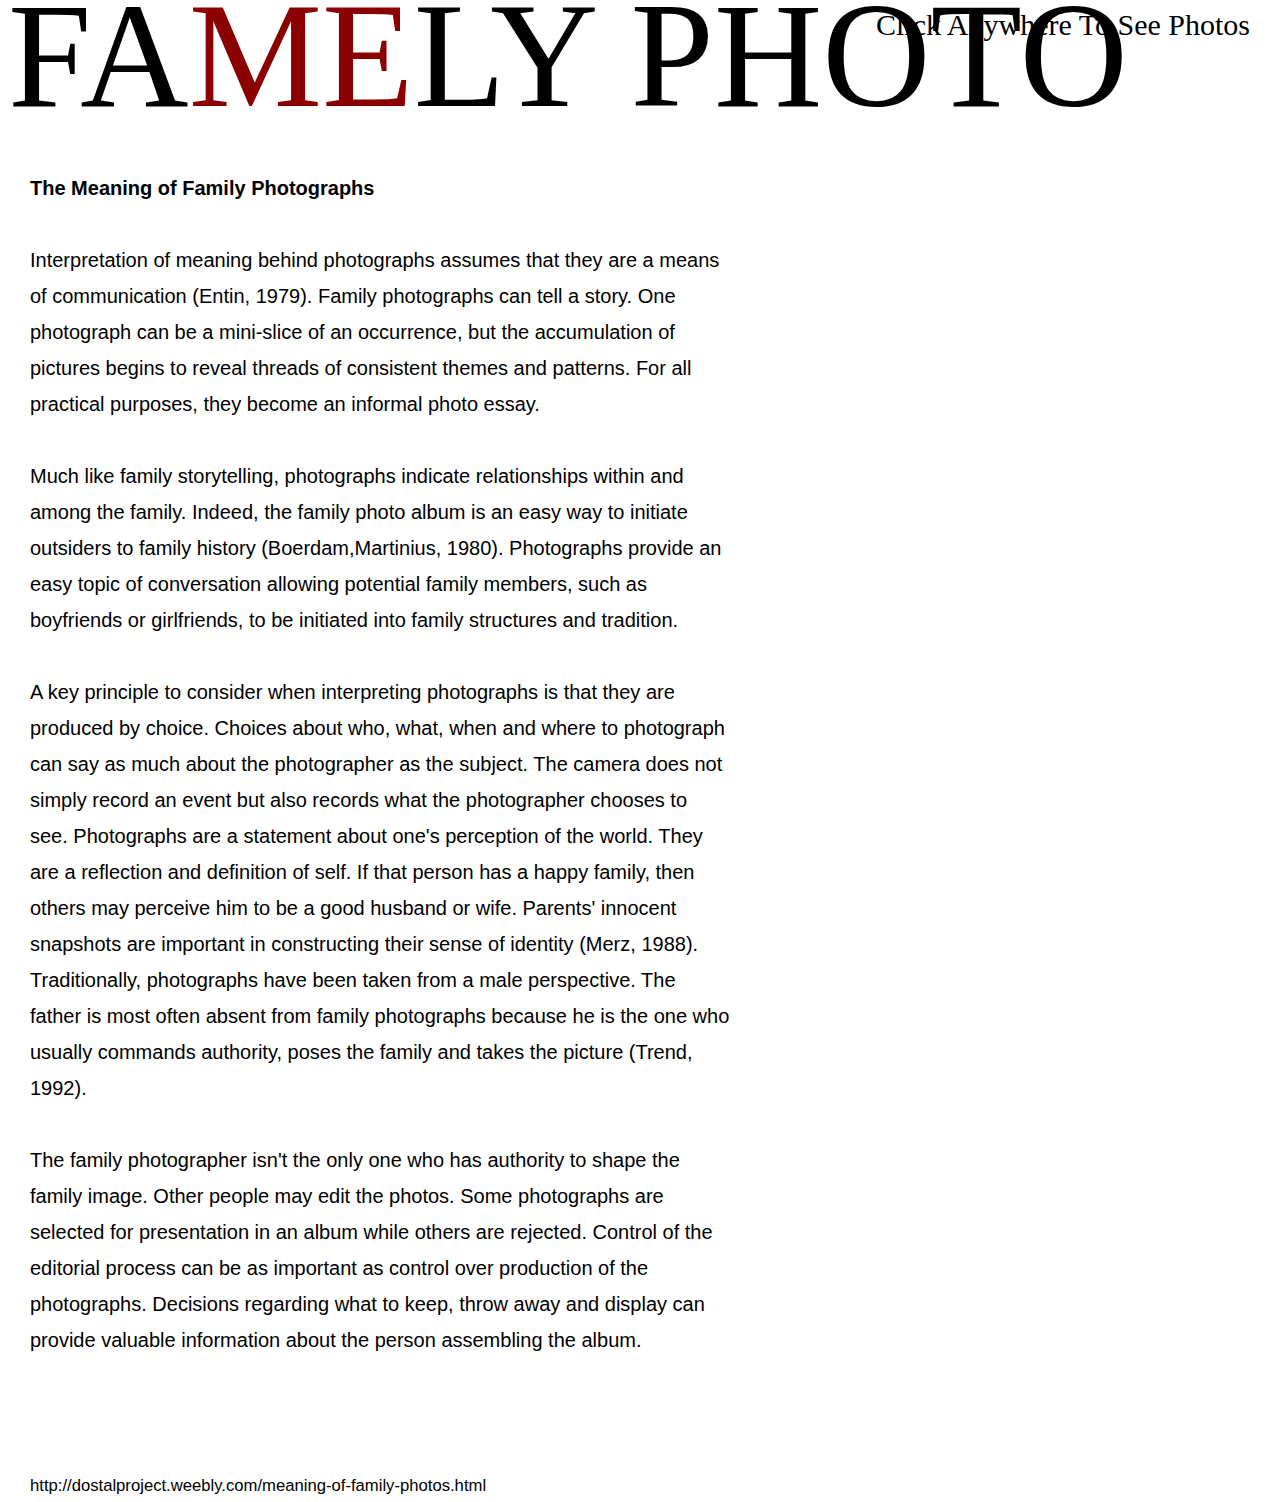
<file: PI/Home.html>
<!DOCTYPE html>
<html>

<head>
    <title>Famely Photo</title>
    <link rel="stylesheet" href="assets/css/main.css" type="text/css"/>
    <link href="https://fonts.googleapis.com/css?family=Notable" rel="stylesheet">
</head>

<body>

<div id="tail">Click Anywhere To See Photos</div>


<div id="T">FA<a href="Photos.html"><font color="darkred">ME</font></a>LY PHOTO</div>

<div id="B">
<b>The Meaning of Family Photographs</b><br>
<br>
Interpretation of meaning behind photographs assumes that they are a means of communication (Entin, 1979). Family photographs can tell a story. One photograph can be a mini-slice of an occurrence, but the accumulation of pictures begins to reveal threads of consistent themes and patterns. For all practical purposes, they become an informal photo essay.
<br>
<br>
Much like family storytelling, photographs indicate relationships within and among the family. Indeed, the family photo album is an easy way to initiate outsiders to family history (Boerdam,Martinius, 1980). Photographs provide an easy topic of conversation allowing potential family members, such as boyfriends or girlfriends, to be initiated into family structures and tradition.
<br>
<br>
A key principle to consider when interpreting photographs is that they are produced by choice. Choices about who, what, when and where to photograph can say as much about the photographer as the subject. The camera does not simply record an event but also records what the photographer chooses to see. Photographs are a statement about one's perception of the world. They are a reflection and definition of self. If that person has a happy family, then others may perceive him to be a good husband or wife. Parents' innocent snapshots are important in constructing their sense of identity (Merz, 1988). Traditionally, photographs have been taken from a male perspective. The father is most often absent from family photographs because he is the one who usually commands authority, poses the family and takes the picture (Trend, 1992).
<br>
<br>
The family photographer isn't the only one who has authority to shape the family image. Other people may edit the photos. Some photographs are selected for presentation in an album while others are rejected. Control of the editorial process can be as important as control over production of the photographs. Decisions regarding what to keep, throw away and display can provide valuable information about the person assembling the album. 
<br>
<br>
<br>
<br>
<small>http://dostalproject.weebly.com/meaning-of-family-photos.html</small>
</div>

</body>
<script src="assets/js/jquery-3.3.1.min.js"></script>
<script src="assets/js/script.js"></script>
</html>
</file>
<file: Ex1/assets/css/main.css>
body {
	background: #cccccc;
}

.stage {
	width: 900px;
	height: 556px;
	margin: 100px auto;
	background: white;
	position: relative;
	z-index: -2;
}

#triangle {
	width: 0;
	height: 0;
	border-left: 75px solid transparent;
	border-right: 75px solid transparent;
	border-bottom: 150px solid yellow;
	position: absolute;
	top: 203px;
	left: 60px;
}

#vase {
   display:block;
   width: 150px;
   height: 160px;
   top: 203px;
   left: 270px;
   background-color: red;
   -webkit-border-radius: 72px 72px 72px 72px / 72px 72px 72px 72px;
   border-radius:         70%  70%  40%  40%  / 50%  50%   85%  85%;
   position: absolute;
}

#vasebtm {
   display:block;
   width: 130px;
   height: 70px;
   top: 295px;
   left: 280px;
   background-color: darkred;
   position: absolute;
   z-index: 1;
   border-bottom-right-radius: 25px;
   border-bottom-left-radius: 25px;
   border-radius:         70%  70%  40%  40%  / 50%  50%   85%  85%;
}

#vaselid {
	width: 25px;
	height: 25px;
	background: red;
	top: 194px;
	left: 330px;
	border-radius: 5px;
	position: absolute;

	/* uncomment to add keyframe animation */
	/* animation: spin 2s infinite; */

}

#vaseshadow {
	width: 130px;
	height: 30px;
	background: black;
	-moz-border-radius: 100px / 50px;
	-webkit-border-radius: 100px / 50px;
	border-radius: 100px / 50px;
	top: 345px;
   left: 280px;
   position: absolute;
   opacity: 0.5;
   z-index: -1;
   filter: blur(4px);
}

#head {
	width: 0;
	height: 0;
	border-top: 100px solid #FAA35F;
	border-right: 100px solid transparent;
	border-style: solid;
	border-width: 2.5px 0 4.5px 25px;
	border-color: transparent transparent transparent #faa25f;
	top: 300px;
   	left: 630px;
   	position: absolute;
   	transform: rotate(15deg);
}

#neck {
	width: 0;
	height: 0;
	border-top: 100px solid #FAA35F;
	border-right: 100px solid transparent;
	border-style: solid;
	border-width: 0 10px 60px 10px;
	border-color: transparent transparent #faa25f transparent;
	top: 297px;
   	left: 620px;
   	position: absolute;
   	transform: rotate(7deg);
   	z-index: -2;
}

#tail {
	width: 0;
	height: 0;
	border-top: 100px solid #FAA35F;
	border-right: 100px solid transparent;
	border-style: solid;
	border-width: 0 10px 75px 10px;
	border-color: transparent transparent #faa25f transparent;
	top: 270px;
   	left: 580px;
   	position: absolute;
   	transform: rotate(-5deg);
   	z-index: -1;
}

#bodytop {
	border-bottom: 100px solid #FDBB88;
	border-left: 70px solid transparent;
	border-right: 70px solid transparent;
	top: 280px;
   	left: 517px;
	height: 0;
	width: 50px;
	position: absolute;
	-webkit-transform: scale(0.25, 0.20) rotate(7deg);
}

#bodybtm {
	border-bottom: 100px solid #E3A87A;
	border-left: 50px solid transparent;
	border-right: 50px solid transparent;
	top: 300px;
   	left: 510px;
	height: 0;
	width: 100px;
	position: absolute;
	-webkit-transform: scale(0.25, 0.20) rotate(185deg);
	z-index: -1;
}

#wing {
	width: 0;
	height: 0;
	border-top: 100px solid #FAA35F;
	border-right: 100px solid transparent;
	border-style: solid;
	border-width: 280px 200px 0 20px;
	border-color: #F7CFB0 transparent transparent transparent;
	top: 210px;
   	left: 495px;
   	position: absolute;
   	transform: rotate(10deg) scale(0.20, 0.15);
}

#origamishadow {
	width: 75px;
	height: 15px;
	background: black;
	-moz-border-radius: 100px / 50px;
	-webkit-border-radius: 100px / 50px;
	border-radius: 100px / 50px;
	top: 350px;
   	left: 575px;
  	position: absolute;
   	opacity: 0.5;
   	z-index: -3;
   	filter: blur(4px);
}

#desk {
	border-bottom: 100px solid #C72722;
	border-left: 50px solid transparent;
	border-right: 50px solid transparent;
	height: 0;
	width: 500px;
	top: 300px;
	left: 200px;
	position: absolute;
	z-index: -3;
	-webkit-clip-path: polygon(4% 1%, 81% 1%, 100% 100%, 0% 100%);
	clip-path: polygon(4% 1%, 81% 1%, 100% 100%, 0% 100%);
}

#circle {
	width: 150px;
	height: 150px;
	background: orange;
	border-radius: 150px;
	top: 203px;
	left: 480px;
	position: absolute;
}

#egg {
   display:block;
   width: 45px;
   height: 50px;
   top: 325px;
   left: 450px;
   background-color: orange;
   -webkit-border-radius: 172px 72px 72px 72px / 72px 72px 72px 72px;
   border-radius:         45%  45%  45%  45%  / 40%   40%   40%  40%;
   position: absolute;
}

#eggshadow {
	width: 50px;
	height: 30px;
	background: black;
	-moz-border-radius: 100px / 50px;
	-webkit-border-radius: 100px / 50px;
	border-radius: 100px / 50px;
	top: 355px;
   	left: 447px;
  	position: absolute;
   	opacity: 0.5;
   	z-index: -1;
   	filter: blur(4px);
}

#root {
	width: 10px;
	height: 200px;
	background: #92D16E;
	top: 0px;
	left: 337px;
	position: absolute;
	z-index: -2;
}


#clip {
	width: 150px;
	height: 150px;
	background: green;
	clip-path: polygon(50% 0%, 61% 35%, 98% 35%, 68% 57%, 79% 91%, 50% 70%, 21% 91%, 32% 57%, 2% 35%, 39% 35%);
	top: 203px;
	left: 690px;
	position: absolute;

	/* uncomment for css transitions */
	/* transition: all 400ms ease; */
}

/* animations */

/*
#clip:hover {
	transform: rotate(1200deg);
}

@keyframes spin {
  from {
    transform: rotate(0deg);
  }
  to {
    transform: rotate(360deg);
  }
}


@keyframes move {
  from {
    transform: translateX(0px);
  }
  to {
    transform: translateX(100px);
  }
}

*/
</file>
<file: P1/1/assets/css/main.css>
button {
  position: fixed;
  background: black;
  border: none;
  top: 25px;
  left: 30px;
  color: white;
  padding: 35px 52px;
  text-align: center;
  z-index: 1;
}

body.black {
  background: black;
}

#Text {
  font-family: 'Notable', sans-serif;
  font-size: 65px;
  position: fixed;
  top: 15px;
  left: 950px;
  z-index: 2;
  color: grey;
}

#Text:hover {
  -webkit-animation: zomg 0.5s infinite;
  animation: zomg 0.5s infinite;
}

@-webkit-keyframes zomg {
  0%, 100% { color: #7ccdea; }
  16%      { color: #0074d9; }
  32%      { color: #2ecc40; }
  48%      { color: #ffdc00; }
  64%      { color: #b10dc9; }
  80%      { color: #ff4136; }
}
@keyframes zomg {
  0%, 100% { color: #7ccdea; }
  16%      { color: #0074d9; }
  32%      { color: #2ecc40; }
  48%      { color: #ffdc00; }
  64%      { color: #b10dc9; }
  80%      { color: #ff4136; }
}

#Red {
  position: fixed;
  width: 70px;
  height: 70px;
  background: red;
  -moz-border-radius: 50px;
  -webkit-border-radius: 50px;
  border-radius: 50px;
  left: 230px;
  z-index: 2;
  top: 30px;
}
#Red:hover{
  border:7px solid green;
}
#Orange {
  position: fixed;
  width: 70px;
  height: 70px;
  background: orange;
  -moz-border-radius: 50px;
  -webkit-border-radius: 50px;
  border-radius: 50px;
  left: 350px;
  z-index: 2;
  top: 30px;
}
#Orange:hover{
  border:7px solid blue;
}
#Yellow {
  position: fixed;
  width: 70px;
  height: 70px;
  background: yellow;
  -moz-border-radius: 50px;
  -webkit-border-radius: 50px;
  border-radius: 50px;
  left: 470px;
  z-index: 2;
  top: 30px;
}
#Yellow:hover{
  border:7px solid purple;
}
#Green {
  position: fixed;
  width: 70px;
  height: 70px;
  background: green;
  -moz-border-radius: 50px;
  -webkit-border-radius: 50px;
  border-radius: 50px;
  left: 590px;
  z-index: 2;
  top: 30px;
}
#Green:hover{
  border:7px solid red;
}
#Blue {
  position: fixed;
  width: 70px;
  height: 70px;
  background: blue;
  -moz-border-radius: 50px;
  -webkit-border-radius: 50px;
  border-radius: 50px;
  left: 710px;
  z-index: 2;
  top: 30px;
}
#Blue:hover{
  border:7px solid orange;
}
#Purple {
  position: fixed;
  width: 70px;
  height: 70px;
  background: purple;
  -moz-border-radius: 50px;
  -webkit-border-radius: 50px;
  border-radius: 50px;
  left: 830px;
  z-index: 2;
  top: 30px;
}
#Purple:hover{
  border:7px solid yellow;
}

#A1 {
	position: absolute;
	top: 203px;
	left: 60px;
	width: 0;
	height: 0;
	border-style: solid;
	border-width: 0 100px 250px 100px;
	border-color: transparent transparent #01050a transparent;
}

#A2 {
	position: absolute;
	top: 230px;
	left: 75px;
	width: 0;
	height: 0;
	border-style: solid;
	border-width: 0 85px 212.5px 85px;
	border-color: transparent transparent #ffffff transparent;
}

#B1 {
	position: absolute;
  -moz-border-radius: 60px/60px;
  -webkit-border-radius: 60px 60px;
  border-radius: 60px/60px;
  border: solid 9px #01050a;
  width: 100px;
  height: 100px;
  top: 205px;
  left: 300px;
}

#B2 {
  position: absolute;
  border: solid 9px black;
  width: 45px;
  height: 229px;
  top: 205px;
  left: 300px;
}

#B3 {
	position: absolute;
  -moz-border-radius: 80px/80px;
  -webkit-border-radius: 80px 80px;
  border-radius: 80px/80px;
  border: solid 9px #01050a;
  width: 120px;
  height: 120px;
  top: 314px;
  left: 300px;
}

#C1 {
  position: absolute;
  -moz-border-radius: 200px/200px;
  -webkit-border-radius: 200px 200px;
  border-radius: 200px/200px;
  border: solid 9px #01050a;
  width: 230px;
  height: 230px;
  top: 205px;
  left: 468px;
}

#C2 {
  position: absolute;
  border: solid 9px black;
  width: 115px;
  height: 45px;
  top: 297px;
  left: 579px;
}

#D1 {
  position: absolute;
  -moz-border-radius: 200px/200px;
  -webkit-border-radius: 200px 200px;
  border-radius: 200px/200px;
  border: solid 9px #01050a;
  width: 230px;
  height: 230px;
  top: 205px;
  left: 748px;
}

#D2 {
  position: absolute;
  border: solid 9px black;
  width: 45px;
  height: 229px;
  top: 205px;
  left: 800px;
}

#E1 {
  position: absolute;
  border: solid 9px black;
  width: 45px;
  height: 229px;
  top: 205px;
  left: 1029px;
}

#E2 {
  position: absolute;
  border: solid 9px black;
  width: 115px;
  height: 45px;
  top: 205px;
  left: 1029px;
}

#E3 {
  position: absolute;
  border: solid 9px black;
  width: 115px;
  height: 45px;
  top: 297px;
  left: 1029px;
}

#E4 {
  position: absolute;
  border: solid 9px black;
  width: 115px;
  height: 45px;
  top: 389px;
  left: 1029px;
}

#F1 {
  position: absolute;
  border: solid 9px black;
  width: 45px;
  height: 229px;
  top: 205px;
  left: 1206px;
}

#F2 {
  position: absolute;
  border: solid 9px black;
  width: 115px;
  height: 45px;
  top: 205px;
  left: 1206px;
}

#F3 {
  position: absolute;
  border: solid 9px black;
  width: 115px;
  height: 45px;
  top: 297px;
  left: 1206px;
}

#G1 {
  position: absolute;
  -moz-border-radius: 200px/200px;
  -webkit-border-radius: 200px 200px;
  border-radius: 200px/200px;
  border: solid 9px #01050a;
  width: 230px;
  height: 230px;
  top: 205px;
  left: 1375px;
}

#G2 {
  position: absolute;
  border: solid 9px black;
  width: 115px;
  height: 45px;
  top: 297px;
  left: 1486px;
}

#G3 {
  position: absolute;
  border: solid 9px black;
  width: 45px;
  height: 90px;
    top: 351px;
    left: 1554px;
}

#H1 {
  position: absolute;
  border: solid 9px black;
  width: 45px;
  height: 229px;
  top: 501px;
  left: 65px;
}

#H2 {
  position: absolute;
  border: solid 9px black;
  width: 115px;
  height: 45px;
  top: 593px;
  left: 65px;
}

#H3 {
  position: absolute;
  border: solid 9px black;
  width: 45px;
  height: 229px;
  top: 501px;
  left: 189px;
}

#I1 {
  position: absolute;
  border: solid 9px black;
  width: 45px;
  height: 229px;
  top: 501px;
  left: 327px;
}

#J1 {
  position: absolute;
  border: solid 9px black;
  width: 45px;
  height: 229px;
  top: 501px;
  left: 574px;
}

#J2 {
  position: absolute;
  -moz-border-radius: 80px/80px;
  -webkit-border-radius: 80px 80px;
  border-radius: 80px/80px;
  border: solid 9px #01050a;
  width: 120px;
  height: 120px;
  top: 671px;
  left: 500px;
}

#K1 {
  position: absolute;
  border: solid 9px black;
  width: 45px;
  height: 229px;
  top: 501px;
  left: 771px;
}

#K2 {
  position: absolute;
  top: 501px;
  left: 829px;
  width: 0;
  height: 0;
  border-style: solid;
  border-width: 116.9px 67.5px 0 67.5px;
  border-color: #03070a transparent transparent transparent;
}

#K3 {
  position: absolute;
  top: 509px;
  left: 844px;
  width: 0;
  height: 0;
  border-style: solid;
  border-width: 90.9px 52.5px 0 52.5px;
  border-color: #ffffff transparent transparent transparent;
}

#K4 {
  position: absolute;
  top: 631px;
  left: 829px;
  width: 0;
  height: 0;
  border-style: solid;
  border-width: 0 67.5px 116.9px 67.5px;
  border-color: transparent transparent #03070a transparent;
}

#K5 {
  position: absolute;
  top: 649px;
  left: 844px;
  width: 0;
  height: 0;
  border-style: solid;
  border-width: 0 52.5px 90.9px 52.5px;
  border-color: transparent transparent #ffffff transparent;
}

#L1 {
  position: absolute;
  border: solid 9px black;
  width: 45px;
  height: 229px;
  top: 501px;
  left: 1029px;
}

#L2 {
  position: absolute;
  border: solid 9px black;
  width: 115px;
  height: 45px;
  top: 685px;
  left: 1029px;
}

#M1 {
  position: absolute;
  top: 501px;
  left: 1206px;
  width: 0;
  height: 0;
  border-style: solid;
  border-width: 0 100px 250px 100px;
  border-color: transparent transparent #01050a transparent;
}

#M2 {
  position: absolute;
  top: 528px;
  left: 1221px;
  width: 0;
  height: 0;
  border-style: solid;
  border-width: 0 85px 212.5px 85px;
  border-color: transparent transparent #ffffff transparent;
}

#M3 {
  position: absolute;
  top: 501px;
  left: 1296px;
  width: 0;
  height: 0;
  border-style: solid;
  border-width: 0 100px 250px 100px;
  border-color: transparent transparent #01050a transparent;
}

#M4 {
  position: absolute;
  top: 528px;
  left: 1312px;
  width: 0;
  height: 0;
  border-style: solid;
  border-width: 0 85px 212.5px 85px;
  border-color: transparent transparent #ffffff transparent;
}

#M5 {
  position: absolute;
  top: 620px;
  left: 1305px;
  width: 0;
  height: 0;
  border-style: solid;
  border-width: 0 47.5px 130px 47.5px;
  border-color: transparent transparent #03070a transparent;
  z-index: 1;
}

#M6 {
  position: absolute;
  top: 636px;
  left: 1311px;
  width: 0;
  height: 0;
  border-style: solid;
  border-width: 0 38.5px 104px 38.5px;
  z-index: 1;
  border-color: transparent transparent #ffffff transparent;
}

#N1 {
  position: absolute;
  top: 501px;
  left: 1506px;
  width: 0;
  height: 0;
  border-style: solid;
  border-width: 0 100px 250px 100px;
  border-color: transparent transparent #01050a transparent;
}

#N2 {
  position: absolute;
  top: 528px;
  left: 1521px;
  width: 0;
  height: 0;
  border-style: solid;
  border-width: 0 85px 212.5px 85px;
  border-color: transparent transparent #ffffff transparent;
}

#N3 {
  position: absolute;
  top: 501px;
  left: 1617px;
  width: 0;
  height: 0;
  border-style: solid;
  border-width: 250px 100px 0 100px;
  border-color: #01050a transparent transparent transparent;
}

#N4 {
  position: absolute;
  top: 513px;
  left: 1632px;
  width: 0;
  height: 0;
  border-style: solid;
  border-width: 212.5px 85px 0 85px;
  border-color: #ffffff transparent transparent transparent;
}

#O1 {
  position: absolute;
  -moz-border-radius: 200px/200px;
  -webkit-border-radius: 200px 200px;
  border-radius: 200px/200px;
  border: solid 9px #01050a;
  width: 230px;
  height: 230px;
  top: 847px;
  left: 40px;
}

#P1 {
  position: absolute;
  border: solid 9px black;
  width: 45px;
  height: 229px;
  top: 847px;
  left: 310px;
}

#P2 {
  position: absolute;
  -moz-border-radius: 80px/80px;
  -webkit-border-radius: 80px 80px;
  border-radius: 80px/80px;
  border: solid 9px #01050a;
  width: 120px;
  height: 120px;
  top: 847px;
  left: 310px;
}

#Q1 {
  position: absolute;
  -moz-border-radius: 200px/200px;
  -webkit-border-radius: 200px 200px;
  border-radius: 200px/200px;
  border: solid 9px #01050a;
  width: 230px;
  height: 230px;
  top: 847px;
  left: 468px;
}

#Q2 {
  position: absolute;
  border: solid 9px black;
  width: 45px;
  height: 90px;
  top: 989px;
  left: 651px;
}

#R1 {
  position: absolute;
  border: solid 9px black;
  width: 45px;
  height: 229px;
  top: 847px;
  left: 771px;
}

#R2 {
  position: absolute;
  -moz-border-radius: 80px/80px;
  -webkit-border-radius: 80px 80px;
  border-radius: 80px/80px;
  border: solid 9px #01050a;
  width: 120px;
  height: 120px;
  top: 847px;
  left: 771px;
}

#R3 {
  position: absolute;
  top: 977px;
  left: 823px;
  width: 0;
  height: 0;
  border-style: solid;
  border-width: 0 67.5px 116.9px 67.5px;
  border-color: transparent transparent #03070a transparent;
}

#R4 {
  position: absolute;
  top: 993px;
  left: 838px;
  width: 0;
  height: 0;
  border-style: solid;
  border-width: 0 52.5px 90.9px 52.5px;
  border-color: transparent transparent #ffffff transparent;
}

#S1 {
  position: absolute;
  -moz-border-radius: 80px/80px;
  -webkit-border-radius: 80px 80px;
  border-radius: 80px/80px;
  border: solid 9px #01050a;
  width: 120px;
  height: 120px;
  top: 847px;
  left: 993px;
}

#S2 {
  position: absolute;
  -moz-border-radius: 80px/80px;
  -webkit-border-radius: 80px 80px;
  border-radius: 80px/80px;
  border: solid 9px #01050a;
  width: 120px;
  height: 120px;
  top: 956px;
  left: 994px;
}

#T1 {
  position: absolute;
  border: solid 9px black;
  width: 45px;
  height: 229px;
  top: 847px;
  left: 1236px;
}

#T2 {
  position: absolute;
  border: solid 9px black;
  width: 115px;
  height: 45px;
  top: 847px;
  left: 1236px;
}

#T3 {
  position: absolute;
  border: solid 9px black;
  width: 115px;
  height: 45px;
  top: 847px;
  left: 1166px;
}

#U1 {
  position: absolute;
  border: solid 9px black;
  width: 45px;
  height: 155px;
  top: 847px;
  left: 1415px;
}

#U2 {
  position: absolute;
  border: solid 9px black;
  width: 45px;
  height: 155px;
  top: 847px;
  left: 1488px;
}

#U3 {
  position: absolute;
  -moz-border-radius: 80px/80px;
  -webkit-border-radius: 80px 80px;
  border-radius: 80px/80px;
  border: solid 9px #01050a;
  width: 120px;
  height: 120px;
  top: 956px;
  left: 1415px;
}

#V1 {
  position: absolute;
  top: 1180px;
  left: 310px;
  width: 0;
  height: 0;
  border-style: solid;
  border-width: 250px 100px 0 100px;
  border-color: #01050a transparent transparent transparent;
}

#V2 {
  position: absolute;
  top: 1190px;
  left: 324px;
  width: 0;
  height: 0;
  border-style: solid;
  border-width: 212.5px 85px 0 85px;
  border-color: #ffffff transparent transparent transparent;
}

#W1 {
  position: absolute;
  top: 1180px;
  left: 516px;
  width: 0;
  height: 0;
  border-style: solid;
  border-width: 250px 100px 0 100px;
  border-color: #01050a transparent transparent transparent;
}

#W2 {
  position: absolute;
  top: 1191px;
  left: 531px;
  width: 0;
  height: 0;
  border-style: solid;
  border-width: 212.5px 85px 0 85px;
  border-color: #ffffff transparent transparent transparent;
}

#W3 {
  position: absolute;
  top: 1180px;
  left: 606px;
  width: 0;
  height: 0;
  border-style: solid;
  border-width: 250px 100px 0 100px;
  border-color: #01050a transparent transparent transparent;
}

#W4 {
  position: absolute;
  top: 1191px;
  left: 622px;
  width: 0;
  height: 0;
  border-style: solid;
  border-width: 212.5px 85px 0 85px;
  border-color: #ffffff transparent transparent transparent;
}

#W5 {
  position: absolute;
  top: 1180px;
  left: 615px;
  width: 0;
  height: 0;
  border-style: solid;
  border-width: 130px 47.5px 0 47.5px;
  border-color: #01050a transparent transparent transparent;
  z-index: 1;
}

#W6 {
  position: absolute;
  top: 1191px;
  left: 621px;
  width: 0;
  height: 0;
  border-style: solid;
  border-width: 104px 38.5px 0 38.5px;
  z-index: 1;
  border-color: #ffffff transparent transparent transparent;
}

#X1 {
  position: absolute;
  top: 1180px;
  left: 829px;
  width: 0;
  height: 0;
  border-style: solid;
  border-width: 136.9px 87.5px 0 87.5px;
  border-color: #03070a transparent transparent transparent;
}

#X2 {
  position: absolute;
  top: 1189px;
  left: 844px;
  width: 0;
  height: 0;
  border-style: solid;
  border-width: 110.9px 72.5px 0 72.5px;
  border-color: #ffffff transparent transparent transparent;
}

#X3 {
  position: absolute;
  top: 1286px;
  left: 829px;
  width: 0;
  height: 0;
  border-style: solid;
  border-width: 0 87.5px 136.9px 87.5px;
  border-color: transparent transparent #03070a transparent;
  z-index: -1;
}

#X4 {
  position: absolute;
  top: 1304px;
  left: 844px;
  width: 0;
  height: 0;
  border-style: solid;
  border-width: 0 72.5px 110.9px 72.5px;
  border-color: transparent transparent #ffffff transparent;
}

#Y1 {
  position: absolute;
  top: 1180px;
  left: 1029px;
  width: 0;
  height: 0;
  border-style: solid;
  border-width: 136.9px 87.5px 0 87.5px;
  border-color: #03070a transparent transparent transparent;
}

#Y2 {
  position: absolute;
  top: 1189px;
  left: 1044px;
  width: 0;
  height: 0;
  border-style: solid;
  border-width: 110.9px 72.5px 0 72.5px;
  border-color: #ffffff transparent transparent transparent;
}

#Y3 {
  position: absolute;
  border: solid 9px black;
  width: 45px;
  height: 90px;
  top: 1314px;
  left: 1085px;
}

#Z1 {
  position: absolute;
  top: 1180px;
  left: 1229px;
  width: 0;
  height: 0;
  border-style: solid;
  border-width: 136.9px 87.5px 0 87.5px;
  border-color: #03070a transparent transparent transparent;
}

#Z2 {
  position: absolute;
  top: 1189px;
  left: 1244px;
  width: 0;
  height: 0;
  border-style: solid;
  border-width: 110.9px 72.5px 0 72.5px;
  border-color: #ffffff transparent transparent transparent;
}

#Z3 {
  position: absolute;
  top: 1286px;
  left: 1268px;
  width: 0;
  height: 0;
  border-style: solid;
  border-width: 0 87.5px 136.9px 87.5px;
  border-color: transparent transparent #03070a transparent;
  z-index: -1;
}

#Z4 {
  position: absolute;
  top: 1304px;
  left: 1283px;
  width: 0;
  height: 0;
  border-style: solid;
  border-width: 0 72.5px 110.9px 72.5px;
  border-color: transparent transparent #ffffff transparent;
}

#One1 {
  position: absolute;
  border: solid 9px black;
  width: 45px;
  height: 229px;
  top: 1500px;
  left: 112px;
}

#One2 {
  position: absolute;
  border: solid 9px black;
  width: 100px;
  height: 45px;
  top: 1500px;
  left: 57px;
}

#Two1 {
  position: absolute;
  -moz-border-radius: 80px/80px;
  -webkit-border-radius: 80px 80px;
  border-radius: 80px/80px;
  border: solid 9px #01050a;
  width: 120px;
  height: 120px;
  top: 1500px;
  left: 273px;
}

#Two2 {
  position: absolute;
  top: 1628px;
  left: 274px;
  width: 0;
  height: 0;
  border-style: solid;
  border-width: 0 67.5px 116.9px 67.5px;
  border-color: transparent transparent #03070a transparent;
}

#Two3 {
  position: absolute;
  top: 1645px;
  left: 289px;
  width: 0;
  height: 0;
  border-style: solid;
  border-width: 0 52.5px 90.9px 52.5px;
  border-color: transparent transparent #ffffff transparent;
}

#Three1 {
  position: absolute;
  -moz-border-radius: 60px/60px;
  -webkit-border-radius: 60px 60px;
  border-radius: 60px/60px;
  border: solid 9px #01050a;
  width: 100px;
  height: 100px;
  top: 1500px;
  left: 514px;
}

#Three2 {
  position: absolute;
  -moz-border-radius: 80px/80px;
  -webkit-border-radius: 80px 80px;
  border-radius: 80px/80px;
  border: solid 9px #01050a;
  width: 120px;
  height: 120px;
  top: 1609px;
  left: 505.4px;
}

#Three3 {
  position: absolute;
  border: solid 9px black;
  width: 46px;
  height: 25px;
  top: 1538px;
  left: 518px;
}

#Three4 {
  position: absolute;
  border: solid 9px black;
  width: 55px;
  height: 25px;
  top: 1656px;
  left: 508px;
}

#Four1 {
  position: absolute;
  top: 1500px;
  left: 715px;
  width: 0;
  height: 0;
  border-style: solid;
  border-width: 0 87.5px 136.9px 87.5px;
  border-color: transparent transparent #03070a transparent;
}

#Four2 {
  position: absolute;
  top: 1518px;
  left: 730px;
  width: 0;
  height: 0;
  border-style: solid;
  border-width: 0 72.5px 110.9px 72.5px;
  border-color: transparent transparent #ffffff transparent;
}

#Four3 {
  position: absolute;
  border: solid 9px black;
  width: 45px;
  height: 90px;
  top: 1640px;
  left: 787px;
}

#Five1 {
  position: absolute;
  -moz-border-radius: 80px/80px;
  -webkit-border-radius: 80px 80px;
  border-radius: 80px/80px;
  border: solid 9px #01050a;
  width: 120px;
  height: 120px;
  top: 1609px;
  left: 945px;
}

#Five2 {
  position: absolute;
  top: 1500px;
  left: 943px;
  width: 0;
  height: 0;
  border-style: solid;
  border-width: 116.9px 67.5px 0 67.5px;
  border-color: #03070a transparent transparent transparent;
}

#Five3 {
  position: absolute;
  top: 1509px;
  left: 958px;
  width: 0;
  height: 0;
  border-style: solid;
  border-width: 90.9px 52.5px 0 52.5px;
  border-color: #ffffff transparent transparent transparent;
}

#Six1 {
  position: absolute;
  border: solid 9px black;
  width: 45px;
  height: 164px;
  top: 1500px;
  left: 1145px;
}

#Six2 {
  position: absolute;
  -moz-border-radius: 80px/80px;
  -webkit-border-radius: 80px 80px;
  border-radius: 80px/80px;
  border: solid 9px #01050a;
  width: 120px;
  height: 120px;
  top: 1609px;
  left: 1145px;
}

#Seven1 {
  position: absolute;
  border: solid 9px black;
  width: 45px;
  height: 229px;
  top: 1500px;
  left: 1400px;
}

#Seven2 {
  position: absolute;
  border: solid 9px black;
  width: 130px;
  height: 45px;
  top: 1500px;
  left: 1315px;
}

#Eight1 {
  position: absolute;
  -moz-border-radius: 60px/60px;
  -webkit-border-radius: 60px 60px;
  border-radius: 60px/60px;
  border: solid 9px #01050a;
  width: 100px;
  height: 100px;
  top: 1500px;
  left: 1550px;
}

#Eight2 {
  position: absolute;
  -moz-border-radius: 80px/80px;
  -webkit-border-radius: 80px 80px;
  border-radius: 80px/80px;
  border: solid 9px #01050a;
  width: 120px;
  height: 120px;
  top: 1609px;
  left: 1540px;
}

#Nine1 {
  position: absolute;
  border: solid 9px black;
  width: 45px;
  height: 164px;
  top: 1565px;
  left: 1815px;
}

#Nine2 {
  position: absolute;
  -moz-border-radius: 80px/80px;
  -webkit-border-radius: 80px 80px;
  border-radius: 80px/80px;
  border: solid 9px #01050a;
  width: 120px;
  height: 120px;
  top: 1500px;
  left: 1740px;
}

#Zero1 {
  position: absolute;
  -moz-border-radius: 200px/200px;
  -webkit-border-radius: 200px 200px;
  border-radius: 200px/200px;
  border: solid 9px #01050a;
  width: 230px;
  height: 230px;
  top: 1500px;
  left: 1940px;
}

#Zero2 {
  position: absolute;
  -moz-border-radius: 80px/80px;
  -webkit-border-radius: 80px 80px;
  border-radius: 80px/80px;
  border: solid 9px #01050a;
  width: 120px;
  height: 120px;
  top: 1554px;
  left: 1995px;
}
</file>
<file: P1/Sk1/assets/css/main.css>
body {
    background-color: black;
}

#A {
	position: absolute;
	top: 203px;
	left: 60px;
	width: 0;
	height: 0;
	border-style: solid;
	border-width: 0 100px 250px 100px;
	border-color: transparent transparent #ffffff transparent;
}

#AI {
	position: absolute;
	top: 230px;
	left: 75px;
	width: 0;
	height: 0;
	border-style: solid;
	border-width: 0 85px 212.5px 85px;
	border-color: transparent transparent #01050a transparent;
}

#O {
position: absolute;
  height: 230px;
  width: 230px;
  top: 220px;
  	left: 300px;
  background-color: white;
  border-radius: 50%;
}

#OI {
position: absolute;
  height: 210px;
  width: 210px;
  top: 230px;
  	left: 310px;
  background-color: black;
  border-radius: 50%;
}

#I {
	position: absolute;
  height: 250px;
  width: 90px;
  top: 202px;
  left: 600px;
  background-color: white;
}

#II {
	position: absolute;
  height: 230px;
  width: 70px;
  top: 212px;
  left: 610px;
  background-color: black;
}

#V {
	position: absolute;
	top: 203px;
	left: 800px;
	width: 0;
	height: 0;
	border-style: solid;
	border-width: 250px 100px 0 100px;
	border-color: #ffffff transparent transparent transparent;

}

#VI {
	position: absolute;
	top: 214px;
	left: 815px;
	width: 0;
	height: 0;
	border-style: solid;
	border-width: 212.5px 85px 0 85px;
	border-color: #01050a transparent transparent transparent;
}
</file>
<file: P3/assets/css/main.css>
a {
    text-decoration: none;
}
a:link, a:visited {
    color: black;
}
a:hover {
    color: #DE2910;
}

body {
width: 1280px;
height: 720px;
cursor: url(http://cur.cursors-4u.net/others/oth-6/oth638.cur), auto;
}

#quote {
  margin-left: -10px;
}

#T1 {
font-family: Lantinghei SC;
font-size: 45px;
font-weight: bold;
left: 25px;
top:-30px;
position: relative;
cursor: s-resize;
}

#CT1 {
font-family: Lantinghei SC;
font-size: 60px;
font-weight: bold;
position: relative;
transform: rotate(90deg);
top: -100px;
left: 1340px;
transform-origin: top left;
cursor: w-resize;
}

#C1 {
    font-family: Lantinghei SC;
    font-size: 65px;
    font-weight: bold;
    transform: rotate(90deg);
    top: 0px;
    left: 1420px;
    position: fixed;
    width: 800px;
    transform-origin: top left;
    cursor: url(http://cur.cursors-4u.net/others/oth-6/oth630.cur), auto;
    z-index: 1;
}

#C2 {
font-family: Lantinghei SC;
font-size: 60px;
font-weight: bold;
transform: rotate(90deg);
top: 550px;
left: 530px;
position: fixed;
z-index: 1;
cursor: url(http://cur.cursors-4u.net/others/oth-6/oth630.cur), auto;
}

#E1 {
font-family: Lantinghei SC;
font-size: 90px;
font-weight: bold;
left: 30px;
top:-25px;
position: fixed;
cursor: url(http://cur.cursors-4u.net/others/oth-6/oth630.cur), auto;
z-index: 1;
}

#E2 {
font-family: Lantinghei SC;
font-size: 48px;
font-weight: bold;
left: 28px;
top: 470px;
position: fixed;
z-index: 1;
cursor: url(http://cur.cursors-4u.net/others/oth-6/oth630.cur), auto;
}

#E2:hover {
    color: #DE2910;
}

#Q {
font-family: Lantinghei SC;
border: 1px solid transparent;    
width: 47%;
font-size: 25px;
color: black;
left: 20px;
top: 260px;
position: relative;
font-style: italic;
font-weight: 700;
line-height: 1.6;
}

#Intro {
font-family: Lantinghei SC;
border: 1px solid transparent;    
width: 45%;
font-size: 15px;
color: black;
left: 20px;
top: 320px;
position: relative;
line-height: 2;
font-weight: 700;
text-align: justify;
}

#MIntro {
font-family: Lantinghei SC;
border: 1px solid transparent;    
width: 47%;
font-size: 15px;
color: black;
left: 700px;
top: 150px;
position: relative;
line-height: 2;
font-weight: 700;
text-align: justify;
}

#C1:hover {
    color: #DE2910;
}

#chinese {
  display: none;
}

body.chinese-text #chinese{
  display: block;
}

body.chinese-text #english{
  display: none;
}


body.chinese-text img{
  filter: blur(10px);
}

#E1:hover {
    color: #DE2910;
}

body.english-text #english{
  display: block;
}

body.english-text #chinese{
  display: none;
}


body.english-text img{
  filter: blur(0px);
}

.tooltip {
    position: relative;
    display: inline-block;
    border-bottom: 1px dotted transparent;
}

.tooltip .tooltiptext {
    visibility: hidden;
    width: 700px;
    background-color: white;
    color: black;
    text-align: left;
    border-radius: 6px;
    padding: 5px 0;
    font-family: Lantinghei SC;
    font-size: 40px;


    /* Position the tooltip */
    position: absolute;
    z-index: 1;
}

.tooltip:hover .tooltiptext {
    visibility: visible;
}

#SFMOMA{
    background:none;
}

#SFMOMA:hover{
    background:#00b1b6;
    filter: invert(1);
}

#tail
{
font-family: Lantinghei SC;
position: absolute;
}

.tooltip2 {
    position: fixed;
    display: inline-block;
    border-bottom: 1px solid transparent;
    z-index: 1;
}

.tooltip2 .tooltiptext {
    visibility: hidden;
    width: 700px;
    background-color: white;
    top: 200px;
    left: 30px;
    color: black;
    text-align: left;
    border-radius: 6px;
    padding: 5px 0;
    font-family: Lantinghei SC;
    font-size: 100px;
    position: fixed;
    z-index: 1;
}

.tooltip2:hover .tooltiptext {
    visibility: visible;
}
</file>
<file: PI/assets/css/main.css>
a {
    text-decoration: none;
}
a:link, a:visited {
    color: black;
}
a:hover {
    color: #DE2910;
}

body {
width: 1280px;
height: 720px;
cursor: url(http://cur.cursors-4u.net/others/oth-6/oth638.cur), auto;
}

#tail {
font-family: Impact;
position: absolute;
font-size: 30px;
right: 30px;
}

#T {
font-family: Impact;
font-size: 150px;
top: -31px;
position: absolute;
}


#IM {
width: 30%;
position: absolute;
top: 90px;
}

#B {
font-family: Arial;
font-size: 20px;
top: 170px;
left: 30px;
position: absolute;
word-wrap: break-word;
width: 700px;
line-height: 1.8;
}
</file>
<file: Ex2/shared_assets/main.css>
/* reset padding and margins */

* {
	margin: 0px;
	padding: 0px;
}

body {
	font-family: helvetica, arial, sans-serif;
}

iframe {
	width: 540px;
	height: 3510px;
	border: none;
}

/* container */

#container {
	margin: 100px auto;
	width: 1080px;
	display: grid;
	grid-template-columns: 1fr 1fr;
}
</file>
<file: Ex2/person_1/assets/main.css>
/* reset padding and margins */

* {
	margin: 0px;
	padding: 0px;
}

body {
	font-family:abolition;
	font-size: 167px;
	text-align: center;
}

/* container */

.container {
	position: relative;
}

/* items */

.item {
	height: 250px;
	width: 250px;
	background: white;
	color: #85A1B2;
	margin: 10px;
	padding: 10px;
	box-sizing: border-box;
	float: left; 
	transition: all 500ms ease; 

	cursor: pointer;
}

/* example button 1 */
#button-1{
	background-color: transparent;
}


#button-1:hover {
    color:#C084A0;
	transform: rotate(360deg) ;

}





@-webkit-keyframes rotating {
  from {
    -webkit-transform: rotate(0deg);
    -o-transform: rotate(0deg);
    transform: rotate(0deg);
  }
  to {
    -webkit-transform: rotate(360deg);
    -o-transform: rotate(360deg);
    transform: rotate(360deg);
  }
}
@keyframes rotating {
  from {
    -ms-transform: rotate(0deg);
    -moz-transform: rotate(0deg);
    -webkit-transform: rotate(0deg);
    -o-transform: rotate(0deg);
    transform: rotate(0deg);
  }
  to {
    -ms-transform: rotate(360deg);
    -moz-transform: rotate(360deg);
    -webkit-transform: rotate(360deg);
    -o-transform: rotate(360deg);
    transform: rotate(360deg);
  }
}

#button-1 {
  -webkit-animation: rotating 1s linear infinite;
  -moz-animation: rotating 1s linear infinite;
  -ms-animation: rotating 1s linear infinite;
  -o-animation: rotating 1s linear infinite;
  animation: rotating 1s linear infinite;
}

/* example button 2 */

#button-2:hover{
	font-family: 'Cinzel', serif;
}



#button-4.gradient-background {
  background: radial-gradient(#D2B1C4, #B1CED2, #B1B1D2);
  color: white;
  filter: blur(4px);
}




#button-5:hover {
	background: #CDC4DC;
	opacity: 100;
	color: #A6D1DE;
}

/* example button 6 */
#button-6{
	background-color: transparent;
	transition: none; 
}

#button-6:hover{
color:orange;
}


#button-7:hover{
  width: 250px;
  font-size: 3px;
  text-align: center;
  border: 125px solid #7D6B7F;
  animation: borderb 1s ease 1s 3 alternate forwards;
}

@keyframes borderb {
  100% {
    border-left: 10px solid #B4F2FE;
    border-right:10px solid #F4C0DE;
     border-top: 10px solid #F4C0C0;
    border-bottom:10px solid #D3B1D9;
  } 
}

#button-8:hover{
filter: blur(3px);
}

#button-9:hover{
filter: brightness(150%);
}

#button-10:hover{
  color: orange;
  animation: changecolor 3s ease 1s 1 forwards;
}

@keyframes changecolor {
  50% {
    color: #D77FB9;
  }
  100% {
    color: #ECAAAA;
  }}
#button-11:hover{
background-color: #C796A1;
    transform: scale(7);
    color: white;
}


#button-12:hover{
filter: brightness(250%);

}


#button-13{
  background-color: transparent;
}

#button-13:hover{
filter: drop-shadow(15px 15px 8px #506572) blur(1px);

}

#button-14:hover {
  color: white;
    -webkit-animation-name: example; /* Safari 4.0 - 8.0 */
    -webkit-animation-duration: 4s; /* Safari 4.0 - 8.0 */
    animation-name: example;
    animation-duration: 4s;
}

/* Safari 4.0 - 8.0 */
@-webkit-keyframes example {
    0%   {background-color:#13AEB9; left:0px; top:0px;}
    25%  {background-color:#A072AE; left:200px; top:0px;}
    50%  {background-color:#AE7284; left:200px; top:200px;}
    75%  {background-color:#F9BA3C; left:0px; top:200px;}
    100% {background-color:#981F00; left:0px; top:0px;}
}

/* Standard syntax */
@keyframes example {
    0%   {background-color:#13AEB9; left:0px; top:0px;}
    25%  {background-color:#A072AE; left:200px; top:0px;}
    50%  {background-color:#AE7284; left:200px; top:200px;}
    75%  {background-color:#F9BA3C; left:0px; top:200px;}
    100% {background-color:#981F00; left:0px; top:0px;}
}



#button-15:hover {
  width: 250px;
  padding: 20px;
  text-align: center;
  font: 20px abolition;
  color: white;
  background: #A9DCE6;
  border: 0px solid #A9DCE6;
  animation: box 3s linear 1s 1 forwards;
}

@keyframes box {
  50% {
    border: 120px solid #E6A9C6;
  } 
}


#button-16:hover {
 transform: scale(2.5);
 background-color: transparent;
  animation: weight 3s ease 1s 3 alternate forwards;
}

@keyframes weight {
  100% {
    font-weight: 1000;
  }
}


#button-17{
font-size:167px;
font-family: abolition;
  color: #85A1B2;
  text-align: center;
}

#button-17:hover{
  caret-color: orange;
  color: white;
  background: #3B3B3B;
  font-size: 7vw;
  padding: 3vw;
  animation: input 10s infinite;
}

@keyframes input {
  50% {
    caret-color: limegreen;
  } }

#button-18:hover{
filter: blur(80px);
}

#button-19:hover{
  color: red;
}

.rotation {
  transform: rotate(360deg);
  color:#FE6F01;
}

#button-20:hover{
  transform: rotate3d(1, 0, 0, 180deg);
}

@keyframes perspective {
  100% {
    perspective: 50px;
  }
}

#button-21:hover{
  color: #FEB304;
  width: 250px;
  text-align: center;
  border: 40px solid #8D1515;
  animation: boxshadow 2s ease 1s 3 alternate forwards;
}

@keyframes boxshadow {
  100% {
    border-bottom: 40px solid #1C5B04;
    border-top: 40px solid #1C5B04;
  } 
}






#button-22{
  width: 100px;
  height: 100px;
  position: relative;
  transform: translate(-50%, -50%);
  background: url(https://cssanimation.rocks/images/posts/steps/heart.png) no-repeat;
  background-position: 0 0;
  cursor: pointer;
  animation: fave-heart 1s steps(28);
}
#button-22:hover {
  background-position: -2800px 0;
  transition: background 1s steps(28);
}
@keyframes fave-heart {
  0% {
    background-position: 0 0;
  }
  100% {
    background-position: -2800px 0;
  }
}





#button-23:hover {
  color: orange;
  font: 100 1em sans-serif;
  animation: fontchange 3s ease 1s 3 alternate forwards;
}

@keyframes fontchange {
  80% {
    font: 100 3em san-serif;
  }
  100% {
    font: 900 2em san-serif;
  }
}



#button-24{
background-color: transparent;
}

#button-24:hover{
background-image: url('http://actunet.net/wp-content/uploads/2017/10/giphy-6.gif');
color: #860F0F;
animation: moveBbg 10s ease 1s 2 alternate none;
}

@keyframes moveBbg {
  100% {
    background-position: bottom top;
  }
}



#button-25:hover{
background-image: url('http://www.thome.com.sg/wp-content/uploads/2017/03/shutterstock_463996232-1-1024x662.jpg');
color: white;
animation: moveBg 10s ease 1s 2 alternate none;
}

@keyframes moveBg {
  100% {
    background-position: bottom right;
  }
}
</file>
<file: Ex2/person_2/assets/main.css>
/* reset padding and margins */

* {
	margin: 0px;
	padding: 0px;
}

body {
	font-family: helvetica, arial, sans-serif;
}

/* container */

.container {
	position: relative;
}

/* items */

.item {
	height: 250px;
	width: 250px;
	background: #88d8c0;
	color: white;
	margin: 10px;
	padding: 10px;
	box-sizing: border-box;
	float: left; 
	transition: all 500ms ease; 

	cursor: pointer;
}

/* example button 1 */

#button-1:hover
{
        background:orange;
}

/* example button 2 */

#button-2
{
        opacity:0.5;
}
#button-2:hover
{
        opacity:1;
}

/* example button 3 */

#button-3:hover
{
-webkit-filter: blur(5px);
transition: 1s ease;
}
}

/* example button 4 */
#button-4:hover
{
	border-radius: 20%;   
	-webkit-transform: rotate(360deg);      
	-moz-transform: rotate(360deg);        
	-o-transform: rotate(360deg);       
	-ms-transform: rotate(360deg);           
	transform: rotate(360deg);
}



/* example button 5 */
#button-5:hover {
	box-shadow:
                10px 10px #88d8c0,
                20px 20px #88d8c0,
                30px 30px #88d8c0;
        -webkit-transform: translateX(-3px);
        transform: translateX(-3px);;
}

/* example button 6 */
#button-6:hover{
	box-shadow: inset 0 0 0 50px #53a7ea; 
}

#button-7:hover{
	border-radius: 20%;   
	-webkit-transform: rotate(360deg);      
	-moz-transform: rotate(360deg);        
	-o-transform: rotate(360deg);       
	-ms-transform: rotate(360deg);           
	transform: rotate(360deg);
}

#button-8:hover{
	 border: 70px solid #000;
  border-radius: 50%;
}

#button-9:hover{
	background: url(img/1.png)
	}


#button-10::before {
	position: absolute;
	top: 50%;
	left: 50%;
	z-index: 2;
	display: block;
	content: '';
	width: 0;
	height: 0;
	background: rgba(0,0,0,.2);
	border-radius: 100%;
	transform: translate(-50%, -50%);
	opacity: 0;
}
#button-10:hover{
  animation: bloom ease-in-out .75s forwards;
}
#button-10:hover::before {
	animation: circle .75s;
}
@keyframes bloom {
	0% {
		filter: grayscale(.8);
	}
	40% {
		filter: grayscale(.5);
	}
	100% {
		filter: grayscale(0);
	}
}
@keyframes circle {
	0% {
		opacity: .5;
    background: rgba(213,156,34,.2);
    
	}
	40% {
		opacity: 1;
    background: rgba(213,34,160,.2);
	}
	100% {
		width: 200%;
		height: 200%;
		opacity: 0;
	}
}

#button-11{
  transform: matrix3d(1);
  transition: transform 0.5s ease;  
}

#button-11:hover{
transform: matrix3d(0.8535533905932737, 0.4999999999999999, 0.14644660940672619, 0, -0.4999999999999999, 0.7071067811865476, 0.4999999999999999, 0, 0.14644660940672619, -0.4999999999999999, 0.8535533905932737, 0, 22.62994231491119, -20.3223304703363, 101.3700576850888, 1)
 /* Standard syntax */
}

#button-12{
  transform: translate3d(1px, 1px, 1);
  transition: transform 0.5s ease;  
}

#button-12:hover{
  transform: translate3d(1px, 1px, 50px) rotate3d(3, 2, 2, 90deg);
 /* Standard syntax */
}

#button-13{
  transform: perspective(1) scaleZ(1) rotateY(0deg);
  transition: transform 0.5s ease; 
/*   perspective: 300px; */
/*   transform-style: preserve-3d; */
}

#button-13:hover{
/*   transform: translate3d(42px, 42px, 42px); */
  transform: perspective(500px) scaleZ(2) rotateY(45deg);
 /* Standard syntax */
}
#button-14:hover {
    transform: rotate(500deg);
    background: skyblue;
  border-radius: 5px 50%;
  height: 100px;
  margin: 150px auto;
  transform-origin: left top;
  transition: transform 3s;
  width: 100px;
}

#button-15:hover {
 cursor: wait; 
}

#button-16:hover {
 cursor: help; 
}

#button-17:hover {
  cursor: url("https://s3-us-west-2.amazonaws.com/s.cdpn.io/9632/happy.png"), auto;
}

#button-18:hover {
    transform: rotate(90deg) scale(1.75) translateX(50px);
}

#button-19:hover, #button-19:focus, #button-19:active {
  -webkit-transform: scale(0.8);
  transform: scale(0.8);
  -webkit-transition-timing-function: cubic-bezier(0.47, 2.02, 0.31, -0.36);
  transition-timing-function: cubic-bezier(0.47, 2.02, 0.31, -0.36);
}

@-webkit-keyframes hvr-wobble-to-bottom-right {
  16.65% {
    -webkit-transform: translate(8px, 8px);
    transform: translate(8px, 8px);
  }
  33.3% {
    -webkit-transform: translate(-6px, -6px);
    transform: translate(-6px, -6px);
  }
  49.95% {
    -webkit-transform: translate(4px, 4px);
    transform: translate(4px, 4px);
  }
  66.6% {
    -webkit-transform: translate(-2px, -2px);
    transform: translate(-2px, -2px);
  }
  83.25% {
    -webkit-transform: translate(1px, 1px);
    transform: translate(1px, 1px);
  }
  100% {
    -webkit-transform: translate(0, 0);
    transform: translate(0, 0);
  }
}
@keyframes hvr-wobble-to-bottom-right {
  16.65% {
    -webkit-transform: translate(8px, 8px);
    transform: translate(8px, 8px);
  }
  33.3% {
    -webkit-transform: translate(-6px, -6px);
    transform: translate(-6px, -6px);
  }
  49.95% {
    -webkit-transform: translate(4px, 4px);
    transform: translate(4px, 4px);
  }
  66.6% {
    -webkit-transform: translate(-2px, -2px);
    transform: translate(-2px, -2px);
  }
  83.25% {
    -webkit-transform: translate(1px, 1px);
    transform: translate(1px, 1px);
  }
  100% {
    -webkit-transform: translate(0, 0);
    transform: translate(0, 0);
  }
}
#button-20:hover, #button-20:focus, #button-20:active {
  -webkit-animation-name: hvr-wobble-to-bottom-right;
  animation-name: hvr-wobble-to-bottom-right;
  -webkit-animation-duration: 1s;
  animation-duration: 1s;
  -webkit-animation-timing-function: ease-in-out;
  animation-timing-function: ease-in-out;
  -webkit-animation-iteration-count: 1;
  animation-iteration-count: 1;
}

@-webkit-keyframes hvr-wobble-top {
  16.65% {
    -webkit-transform: skew(-12deg);
    transform: skew(-12deg);
  }
  33.3% {
    -webkit-transform: skew(10deg);
    transform: skew(10deg);
  }
  49.95% {
    -webkit-transform: skew(-6deg);
    transform: skew(-6deg);
  }
  66.6% {
    -webkit-transform: skew(4deg);
    transform: skew(4deg);
  }
  83.25% {
    -webkit-transform: skew(-2deg);
    transform: skew(-2deg);
  }
  100% {
    -webkit-transform: skew(0);
    transform: skew(0);
  }
}
@keyframes hvr-wobble-top {
  16.65% {
    -webkit-transform: skew(-12deg);
    transform: skew(-12deg);
  }
  33.3% {
    -webkit-transform: skew(10deg);
    transform: skew(10deg);
  }
  49.95% {
    -webkit-transform: skew(-6deg);
    transform: skew(-6deg);
  }
  66.6% {
    -webkit-transform: skew(4deg);
    transform: skew(4deg);
  }
  83.25% {
    -webkit-transform: skew(-2deg);
    transform: skew(-2deg);
  }
  100% {
    -webkit-transform: skew(0);
    transform: skew(0);
  }
}
#button-21:hover, #button-21:focus, #button-21:active {
  -webkit-animation-name: hvr-wobble-top;
  animation-name: hvr-wobble-top;
  -webkit-animation-duration: 1s;
  animation-duration: 1s;
  -webkit-animation-timing-function: ease-in-out;
  animation-timing-function: ease-in-out;
  -webkit-animation-iteration-count: 1;
  animation-iteration-count: 1;
}
@-webkit-keyframes hvr-buzz {
  50% {
    -webkit-transform: translateX(3px) rotate(2deg);
    transform: translateX(3px) rotate(2deg);
  }
  100% {
    -webkit-transform: translateX(-3px) rotate(-2deg);
    transform: translateX(-3px) rotate(-2deg);
  }
}
@keyframes hvr-buzz {
  50% {
    -webkit-transform: translateX(3px) rotate(2deg);
    transform: translateX(3px) rotate(2deg);
  }
  100% {
    -webkit-transform: translateX(-3px) rotate(-2deg);
    transform: translateX(-3px) rotate(-2deg);
  }
}

#button-22:hover, #button-22:focus, #button-22:active {
  -webkit-animation-name: hvr-buzz;
  animation-name: hvr-buzz;
  -webkit-animation-duration: 0.15s;
  animation-duration: 0.15s;
  -webkit-animation-timing-function: linear;
  animation-timing-function: linear;
  -webkit-animation-iteration-count: infinite;
  animation-iteration-count: infinite;
}

#button-23:hover{
	outline: 5px dashed red;
	background-color: green;
}

#button-24:hover{
	background-color: white;
	border-radius: 50%;
	box-shadow: 10px 10px 5px grey;
}

#button-25:hover{
	border-style: solid;
	border-width: 0 50px 250px 50px;
	border-color: transparent transparent pink transparent;
	background-color: white;
}
</file>
